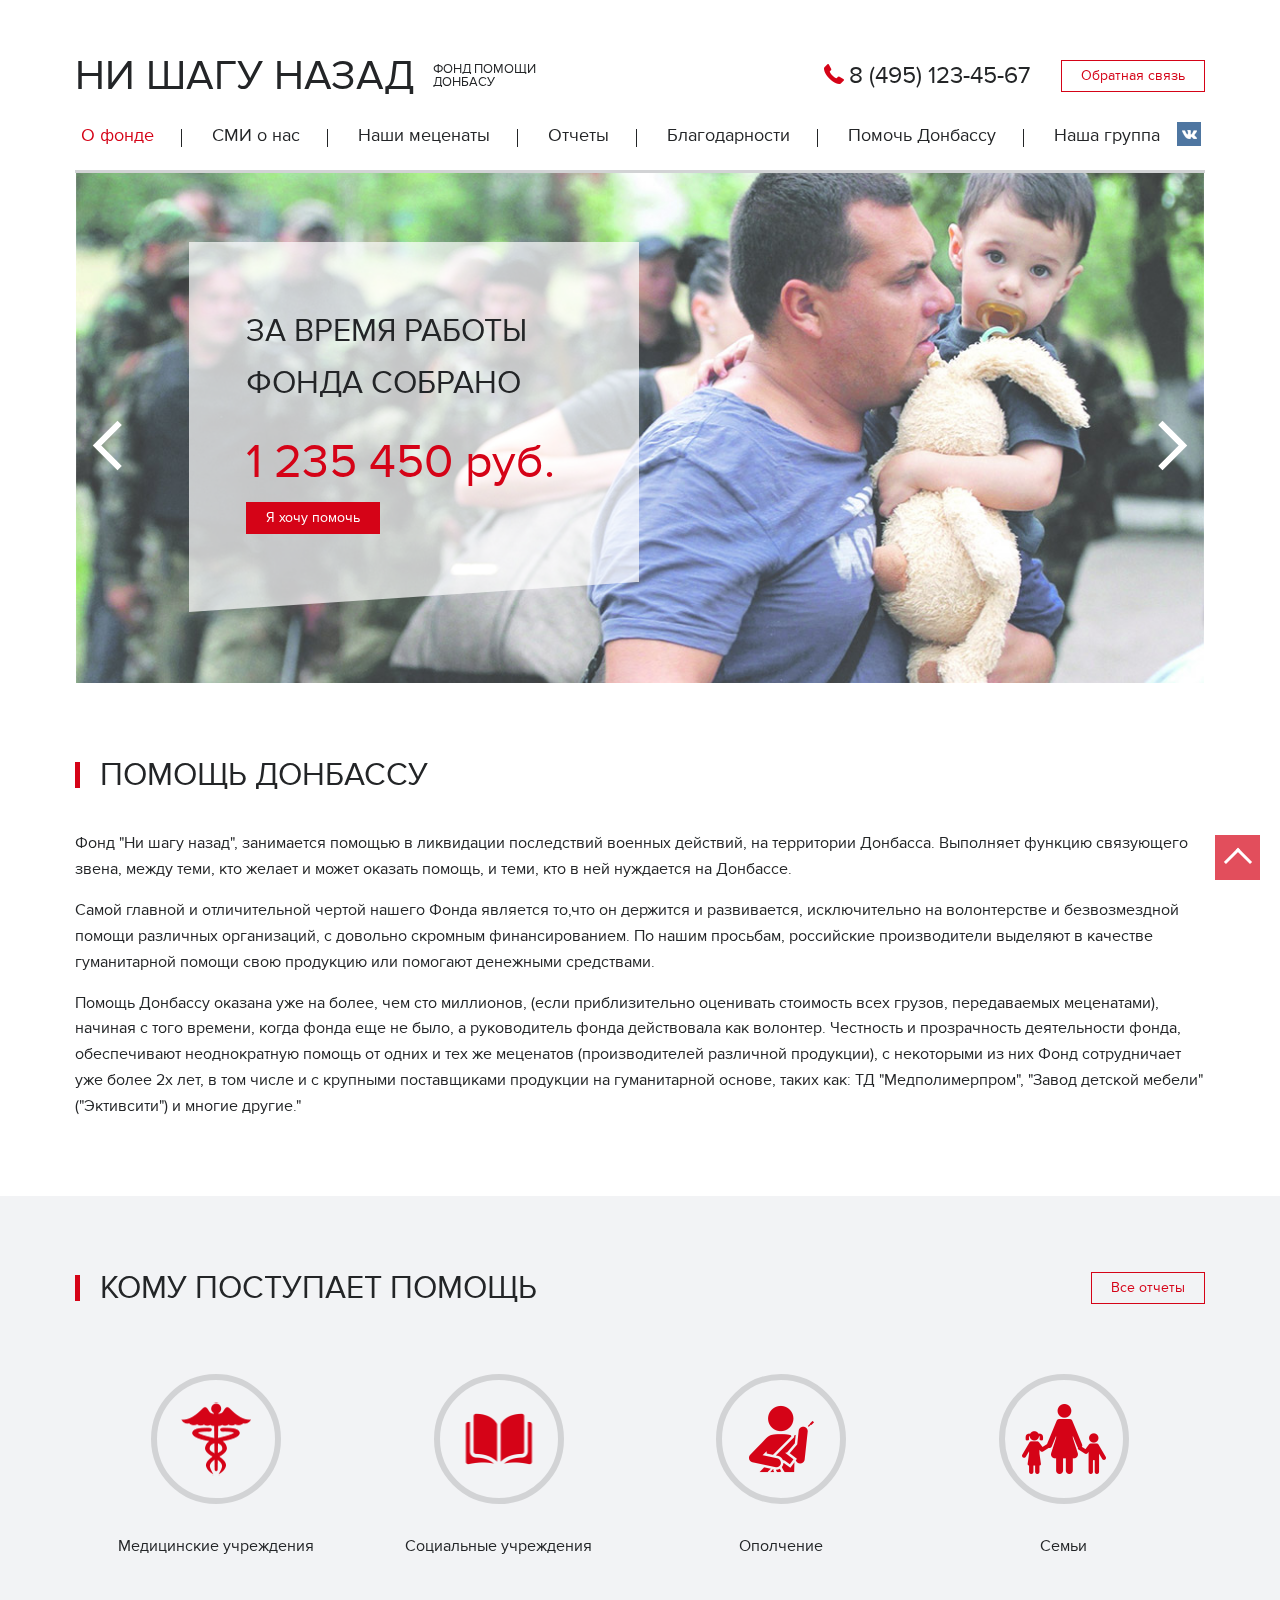
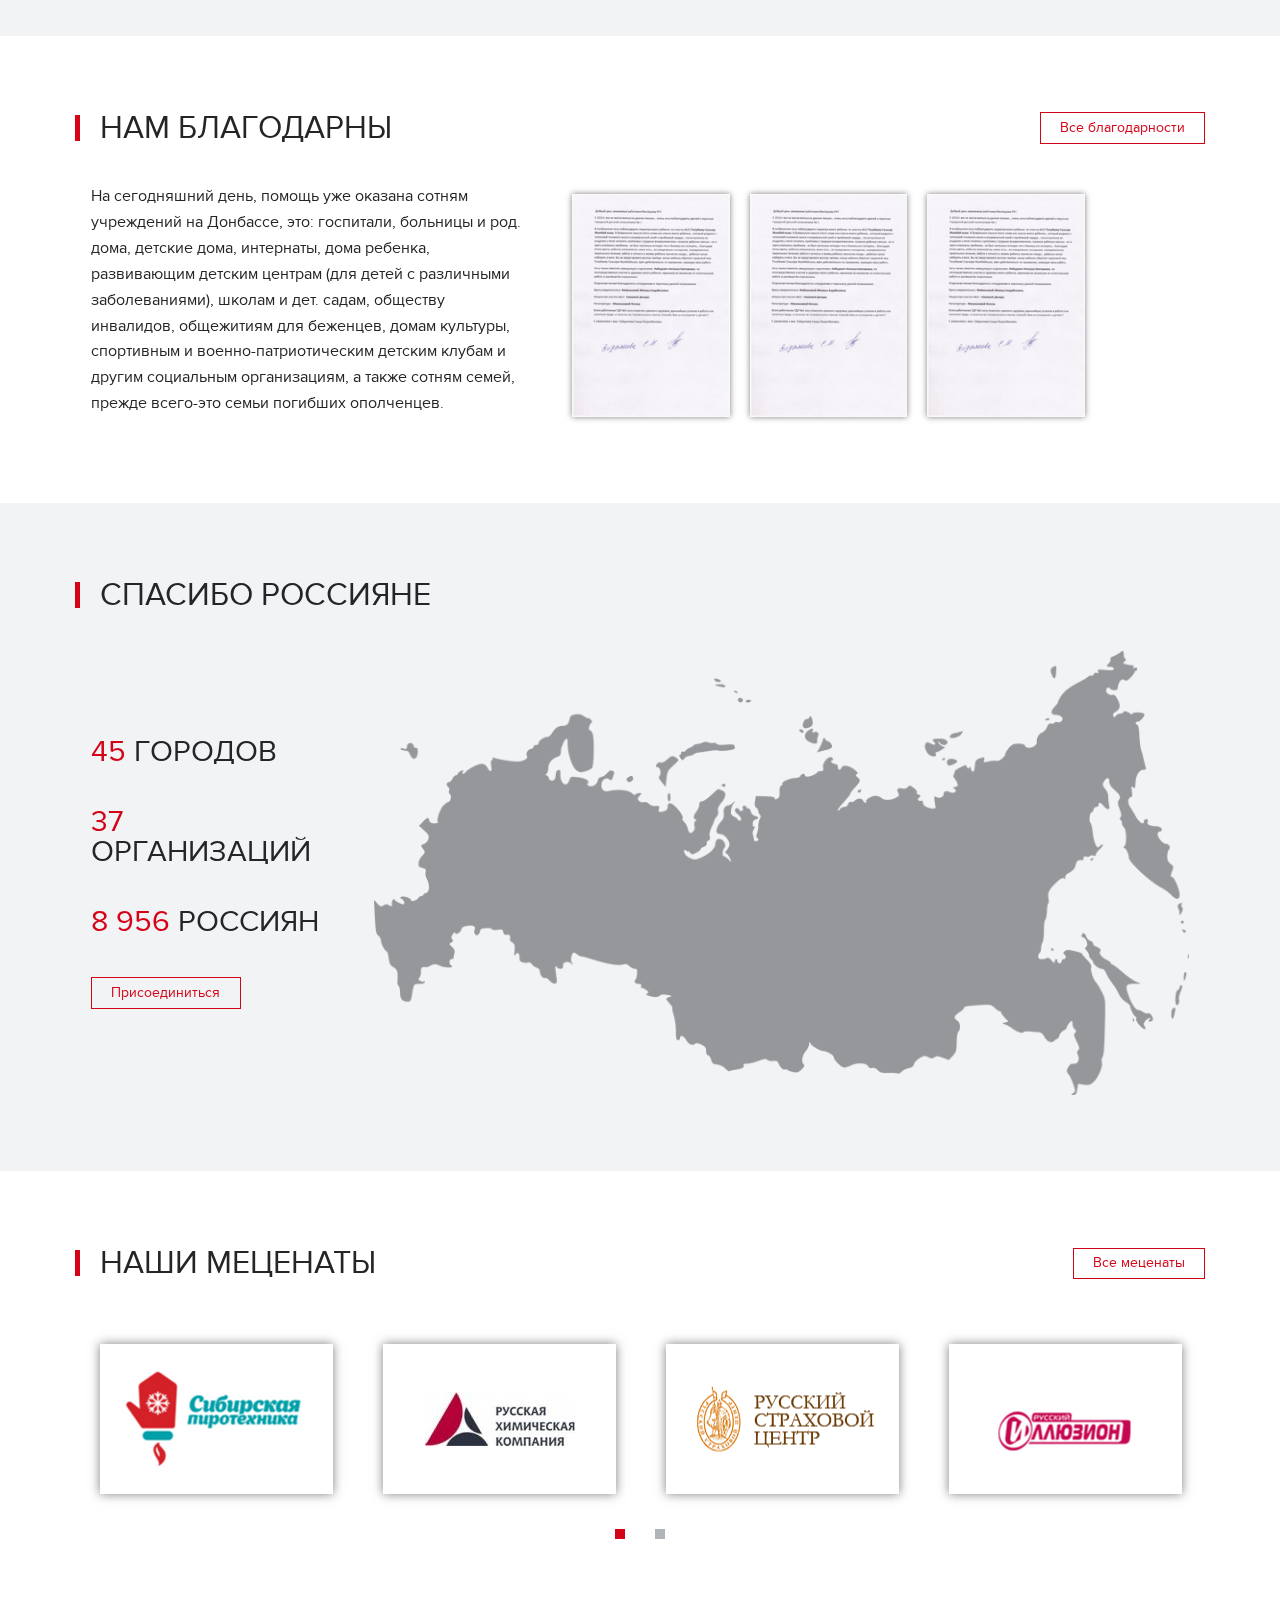
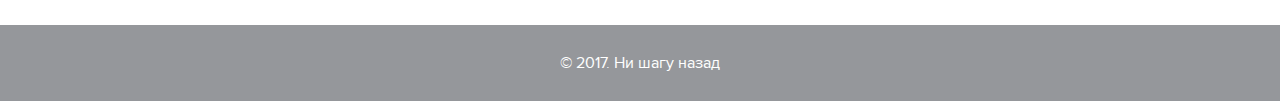
<file: index.html>
<!DOCTYPE html>     
 <html lang="ru">
 <head>
   <meta charset="UTF-8">
   <meta name="viewport" content="width=device-width">
   <meta name="robots" content="all">
   <meta property="og:title" content="" />
   <meta property="og:image" content="/img/logo.png" />
   <meta property="og:description" content="" />
   <meta name="description"  content="" />
   <meta name="keywords"  content="" />
 
 <link rel="apple-touch-icon" sizes="180x180" href="img/favicons/apple-touch-icon.png">
 <link rel="icon" type="image/png" href="img/favicons/favicon-32x32.png" sizes="32x32">
 <link rel="icon" type="image/png" href="img/favicons/favicon-16x16.png" sizes="16x16">
 <link rel="manifest" href="img/favicons/manifest.json">
 <link rel="mask-icon" href="img/favicons/safari-pinned-tab.svg" color="#5bbad5">
 <meta name="theme-color" content="#ffffff">
 
 
   <title>Ни шагу назад</title>

   <link rel="stylesheet" href="css/main.css">
   
 </head>
 
 <body>
 
 <!--[if lt IE 9]>
 <p class="browsehappy">Ваш браузер <strong>устарел</strong>. Пожалуйста<a href="
 http://browsehappy.com/">обновите</a>
 <![endif]-->
 
  <div class="wrapper" id="top">
    <header class="header">
      <div class="container"> 
        <div class="top-line">
          <div class="logo">
            <a href="/" class="logo__link">
              <h1 class="logo__title">Ни шагу назад</h1>
              <div class="logo__descr">Фонд помощи<br>Донбасу</div>
            </a>
          </div>
          <div class="callback">
            <a href="tel:+74951234567" class="callback__link">8 (495) 123-45-67</a>
            <a href="#recall" class="btn btn--clean recall">Обратная связь</a>
          </div>
        </div><!-- top-line -->
      
        <nav class="nav nav--inner">
          <button class="nav-toggle" type="button">Меню</button>
          <ul class="nav__list">
            <li class="nav__item">
              <a href="about.html" class="nav__link nav__link--active">О фонде</a>
            </li>
            <li class="nav__item">
              <a href="press.html" class="nav__link">СМИ о нас</a>
            </li>
            <li class="nav__item">
              <a href="maecenas.html" class="nav__link">Наши меценаты</a>
            </li>

            <li class="nav__item nav__item--trigger">
              <a href="reports.html" class="nav__link">Отчеты</a>

              <div class="dropdown">
                <ul class="nav__dropdown">
                  <li class="nav__dropdown-item">
                    <a href="#" class="nav__dropdown-link">Медицинские учреждения</a>
                  </li>
                  <li class="nav__dropdown-item">
                    <a href="#" class="nav__dropdown-link">Социальные учреждения</a>
                  </li>
                  <li class="nav__dropdown-item">
                    <a href="#" class="nav__dropdown-link">Ополчению</a>
                  </li>
                  <li class="nav__dropdown-item">
                    <a href="#" class="nav__dropdown-link">Семьям</a>
                  </li>
                  <li class="nav__dropdown-item">
                    <a href="#" class="nav__dropdown-link">Другим категориям</a>
                  </li>
                  <li class="nav__dropdown-item">
                    <a href="#" class="nav__dropdown-link">Акты передачи гум помощи</a>
                  </li>
                  <li class="nav__dropdown-item">
                    <a href="#" class="nav__dropdown-link">Отчет о фин поступлениях и тратах</a>
                  </li>
                </ul><!-- nav__dropdown -->
              </div>

            </li>

            <li class="nav__item">
              <a href="gratitude.html" class="nav__link">Благодарности</a>
            </li>
            <li class="nav__item nav__item--trigger">
              <a href="#" class="nav__link">Помочь Донбассу</a>

              <div class="dropdown">
                <ul class="nav__dropdown">
                  <li class="nav__dropdown-item">
                    <a href="#" class="nav__dropdown-link">Наши представительства</a>
                  </li>
                  <li class="nav__dropdown-item">
                    <a href="volunteer.html" class="nav__dropdown-link">Стать волонтером</a>
                  </li>
                  <li class="nav__dropdown-item">
                    <a href="requisites.html" class="nav__dropdown-link">Реквизиты</a>
                  </li>
                </ul><!-- nav__dropdown -->
              </div>

            </li>
            <li class="nav__item nav__item--vk">
              <a href="/" class="nav__link nav__link--vk">Наша группа</a>
            </li>
          </ul>
        </nav>

      </div><!-- /container -->  

    </header>

    <div class="slider">
      <h2 class="vhidden">Слайдер</h2>
      <div class="container">

        <div class="slider__list">

          <div class="slider__item slider__item--1">
            <div class="slider__info">
              <p class="slider__lead">За время работы фонда собрано</p>
              <p class="slider__text">1 235 450 руб.</p>
              <a href="/" class="btn btn--fill">Я хочу помочь</a>
            </div>
          </div>

          <div class="slider__item slider__item--2">
            <div class="slider__info">
              <p class="slider__lead">За время работы фонда собрано</p>
              <p class="slider__text">1 235 450 руб.</p>
              <a href="/" class="btn btn--fill">Я хочу помочь</a>
            </div>
          </div>

          <div class="slider__item slider__item--3">
            <div class="slider__info">
              <p class="slider__lead">За время работы фонда собрано</p>
              <p class="slider__text">1 235 450 руб.</p>
              <a href="/" class="btn btn--fill">Я хочу помочь</a>
            </div>
          </div>

          <div class="slider__item slider__item--3">
            <div class="slider__info">
              <p class="slider__lead">За время работы фонда собрано</p>
              <p class="slider__text">1 235 450 руб.</p>
              <a href="/" class="btn btn--fill">Я хочу помочь</a>
            </div>
          </div>

        </div>

      </div><!-- container -->

    </div><!-- END SLIDER -->

    <section class="lead">
      <div class="container">
        <h2 class="stn-title">Помощь донбассу</h2>
        <div class="page-text">
          <p>Фонд "Ни шагу назад", занимается помощью в ликвидации последствий военных действий, на территории Донбасса. Выполняет функцию связующего звена, между теми, кто желает и может оказать помощь, и теми, кто в ней нуждается на Донбассе.</p>
          <p>Самой главной и отличительной чертой нашего Фонда является то,что он держится и развивается, исключительно на волонтерстве и безвозмездной помощи различных организаций, с довольно скромным финансированием. По нашим просьбам, российские производители выделяют в качестве гуманитарной помощи свою продукцию или помогают денежными средствами.</p>
          <p>Помощь  Донбассу оказана уже на более, чем сто миллионов, (если приблизительно оценивать стоимость всех грузов, передаваемых меценатами), начиная с того времени, когда фонда еще не было, а руководитель фонда действовала как волонтер.  Честность и прозрачность деятельности фонда, обеспечивают неоднократную помощь от одних и тех же меценатов (производителей различной продукции), с некоторыми из них Фонд сотрудничает уже более 2х лет, в том числе и с крупными поставщиками продукции на гуманитарной основе, таких как: ТД "Медполимерпром", "Завод детской мебели" ("Эктивсити") и многие другие."</p>
        </div><!-- lead__text -->

      </div><!-- container -->

    </section>    <!-- /LEAD -->

    <section class="help">
      <div class="container">
        <div class="title-wrap">
          <h2 class="stn-title">Кому поступает помощь</h2>
          <a href="/" class="btn btn--clean">Все отчеты</a>
        </div><!-- title-wrap -->
        
        <div class="help__list">
          <div class="help__item">
            <div class="help__pic"><img src="img/icons/med.png" alt=""></div>
            <p>Медицинские учреждения</p>
          </div>
          <div class="help__item">
            <div class="help__pic"><img src="img/icons/soc.png" alt=""></div>
            <p>Социальные учреждения</p>
          </div>
          <div class="help__item">
            <div class="help__pic"><img src="img/icons/war.png" alt=""></div>
            <p>Ополчение</p>
          </div>
          <div class="help__item">
            <div class="help__pic"><img src="img/icons/fam.png" alt=""></div>
            <p>Семьи</p>
          </div>
        </div>

      </div><!-- container -->

    </section><!-- HELP -->

    <section class="gratitude">
      <div class="container">
        <div class="title-wrap">
          <h2 class="stn-title">Нам благодарны</h2>
          <a href="/" class="btn btn--clean">Все благодарности</a>
        </div><!-- title-wrap --> 
        
        <div class="row">
          <div class="col-5">
            <div class="page-text"><p>На сегодняшний день, помощь уже оказана сотням учреждений на Донбассе, это: госпитали, больницы и род. дома, детские дома, интернаты, дома ребенка, развивающим детским центрам (для детей с различными заболеваниями), школам и дет. садам, обществу инвалидов, общежитиям для беженцев, домам культуры, спортивным и военно-патриотическим детским клубам и другим социальным организациям, а также сотням семей, прежде всего-это семьи погибших ополченцев.</p></div>
           </div>
          <div class="col-6">
            <div class="gratitude__list">
              <div class="gratitude__item">
                <img src="img/content/doc1.jpg" alt="">
              </div>
              <div class="gratitude__item">
                <img src="img/content/doc1.jpg" alt="">
              </div>
              <div class="gratitude__item">
                <img src="img/content/doc1.jpg" alt="">
              </div>
            </div>
          </div>
        </div>

      </div><!-- container -->

    </section><!-- GRATITUDE -->
    
    <section class="thank">
      <div class="container">
        <h2 class="stn-title">Спасибо Россияне</h2>
        <div class="row">
          <div class="col-3">
            <ul class="thank__list">
              <li class="thank__item"><span class="accent">45</span> городов</li>
              <li class="thank__item"><span class="accent">37</span> организаций</li>
              <li class="thank__item"><span class="accent">8 956</span> россиян</li>
            </ul>
            <a href="/" class="btn btn--clean">Присоединиться</a>
          </div>

          <div class="col-9">
            <div id="map">
              <img src="img/map.png" alt="">
            </div>
          </div>
        </div>

      </div><!-- container -->

    </section><!-- THANK -->

    <section class="maecenas">
      <div class="container">
        <div class="title-wrap">
          <h2 class="stn-title">Наши меценаты</h2>
          <a href="/" class="btn btn--clean">Все меценаты</a>
        </div><!-- title-wrap --> 

        <div class="maecenas__list">
          <div class="maecenas__item">
            <img src="img/content/partners/part1.png" alt="">
          </div>
          <div class="maecenas__item">
             <img src="img/content/partners/part2.png" alt="">
          </div>
          <div class="maecenas__item">
            <img src="img/content/partners/part3.png" alt="">
          </div>
          <div class="maecenas__item">
            <img src="img/content/partners/part4.png" alt="">
          </div>
          <div class="maecenas__item">
            <img src="img/content/partners/part1.png" alt="">
          </div>
          <div class="maecenas__item">
            <img src="img/content/partners/part2.png" alt="">
          </div>
          <div class="maecenas__item">
            <img src="img/content/partners/part3.png" alt="">
          </div>
          <div class="maecenas__item">
            <img src="img/content/partners/part4.png" alt="">
          </div>
        </div><!-- maecenas__list -->

      </div><!-- container -->

    </section><!-- MAECENAS -->

   </div><!-- /WRAPPER -->

   <footer class="footer">
     <div class="container">
       <div class="copyright">© 2017. Ни шагу назад</div>
     </div>
   </footer>

  <div class="callback-form">
    <form action="POST" id="recall" name="form-calback" class="form form-callback">
      <h3 class="form__title">Обратная связь</h3>
      <div class="form__text"><p>Наш консультант свяжется по e-mail или перезвонит Вам по телефону в течение одного - двух дней</p></div>
        <input type="text" id="name-callback" name="name-callback" class="form__input" placeholder="Ф.И.О." required>
        <input type="email" id="mail-callback" name="mail-callback" class="form__input" placeholder="Email">
        <input type="tel" data-input-mask="phone" id="tel-callback" name="phon" class="form__input" placeholder="Телефон" required>
      <button type="submit" class="btn btn--clean">Отправить</button> 
  </form>
  </div>
  
<a href="#top" class="to-top-btn" data-target="anchor">Наверх!</a>
 <script src="https://ajax.googleapis.com/ajax/libs/jquery/2.2.4/jquery.min.js"></script>
 <script src="js/main-dist.js"></script>
 </body>
 </html>
</file>
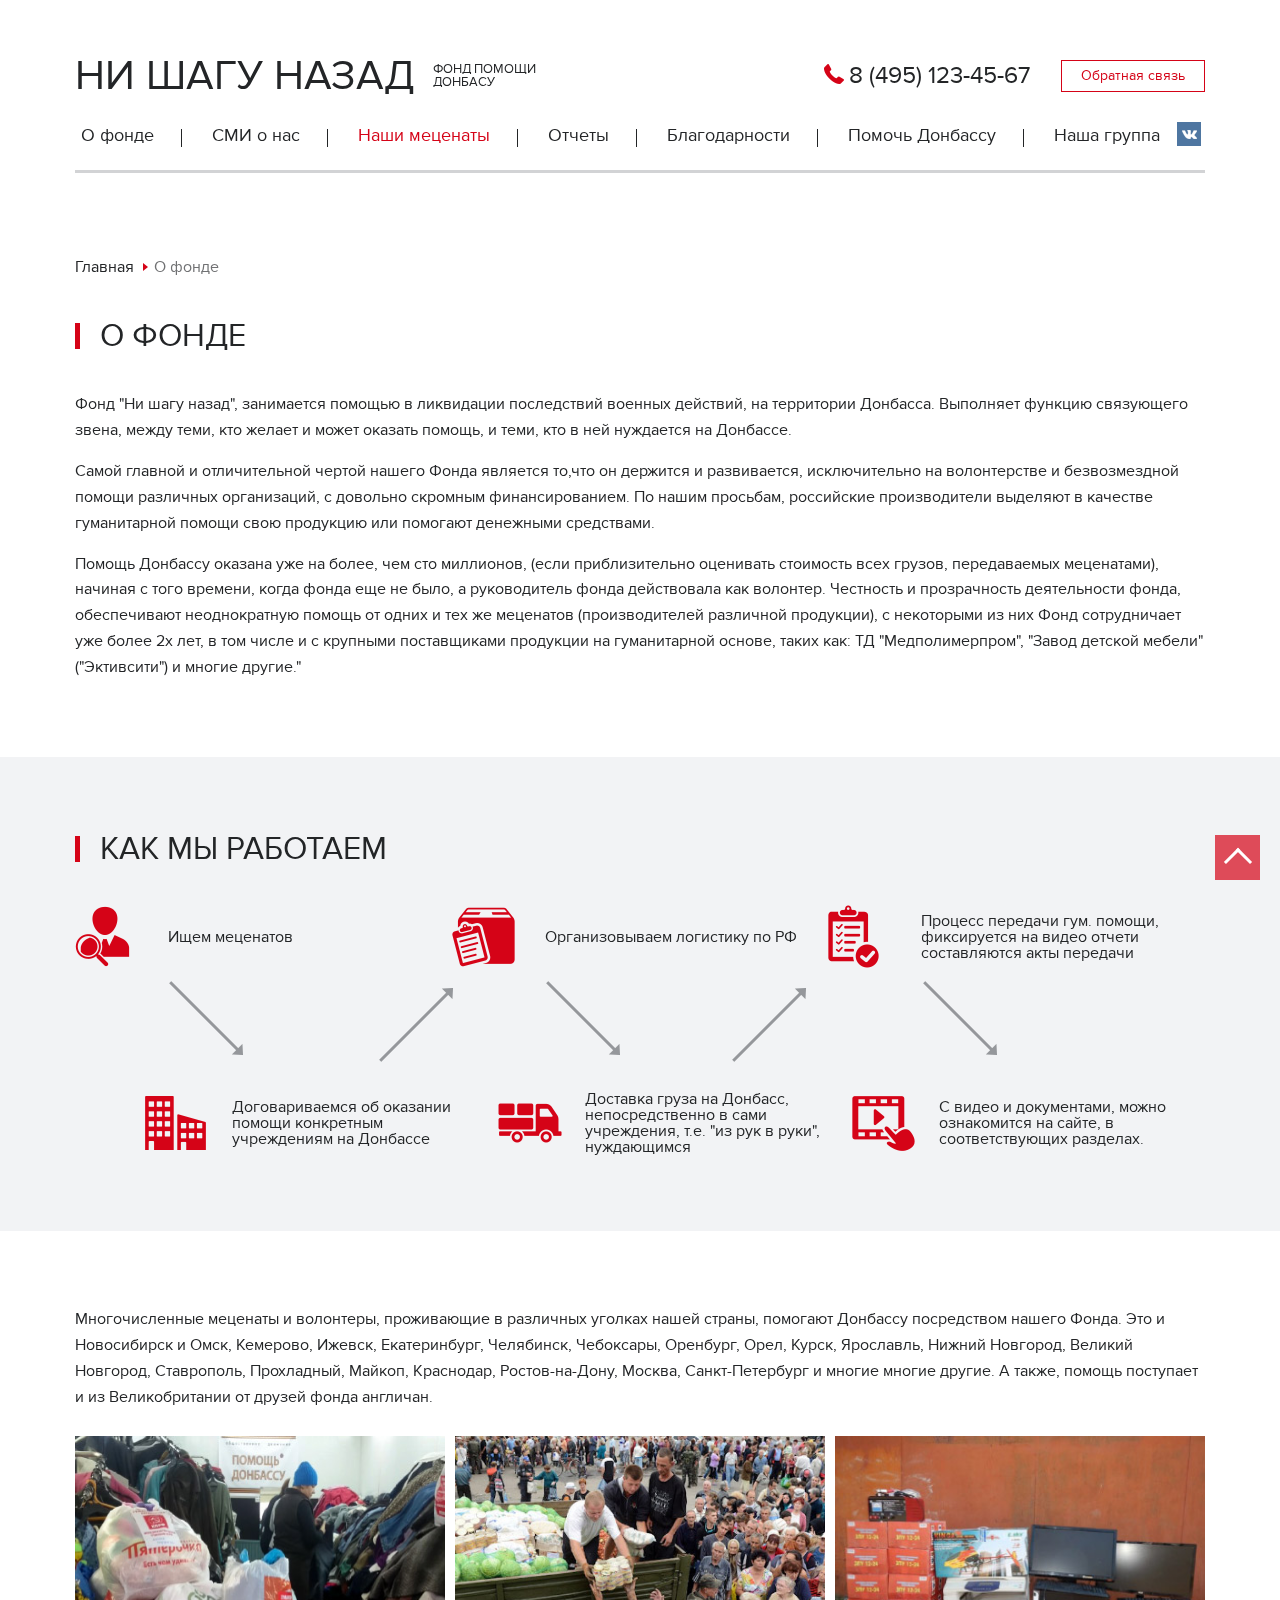
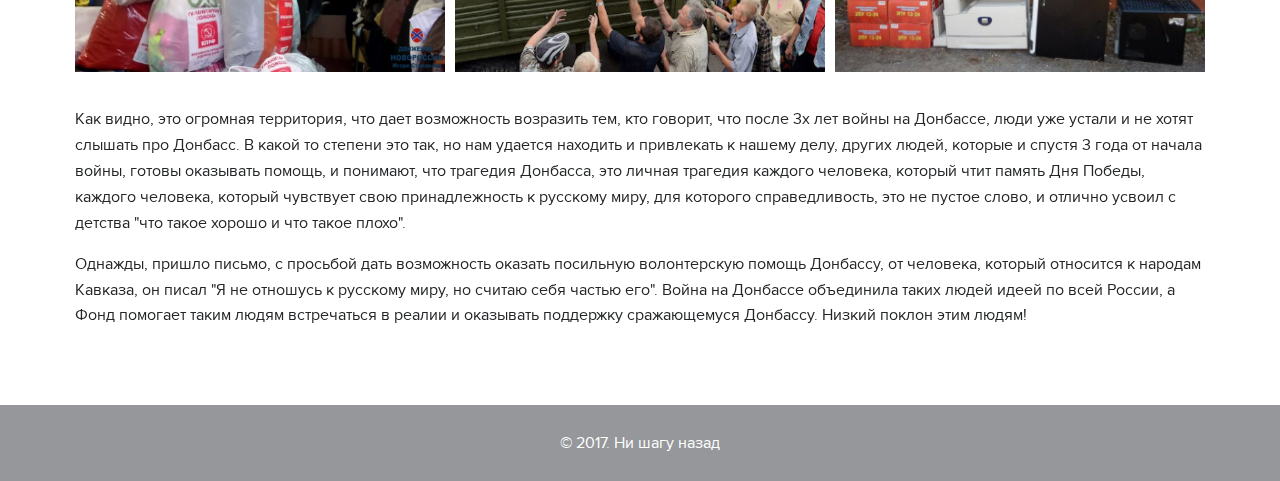
<file: about.html>
<!DOCTYPE html>     
 <html lang="ru">
 <head>
   <meta charset="UTF-8">
   <meta name="viewport" content="width=device-width">
   <meta name="robots" content="all">
   <meta property="og:title" content="" />
   <meta property="og:image" content="/img/logo.png" />
   <meta property="og:description" content="" />
   <meta name="description"  content="" />
   <meta name="keywords"  content="" />
 
 <link rel="apple-touch-icon" sizes="180x180" href="img/favicons/apple-touch-icon.png">
 <link rel="icon" type="image/png" href="img/favicons/favicon-32x32.png" sizes="32x32">
 <link rel="icon" type="image/png" href="img/favicons/favicon-16x16.png" sizes="16x16">
 <link rel="manifest" href="img/favicons/manifest.json">
 <link rel="mask-icon" href="img/favicons/safari-pinned-tab.svg" color="#5bbad5">
 <meta name="theme-color" content="#ffffff">
 
 
   <title>Ни шагу назад</title>

   <link rel="stylesheet" href="css/main.css">
   
 </head>
 
 <body>
 
 <!--[if lt IE 9]>
 <p class="browsehappy">Ваш браузер <strong>устарел</strong>. Пожалуйста<a href="
 http://browsehappy.com/">обновите</a>
 <![endif]-->
 
  <div class="wrapper" id="top">
    <header class="header">
      <div class="container"> 
        <div class="top-line">
          <div class="logo">
            <a href="/" class="logo__link">
              <h1 class="logo__title">Ни шагу назад</h1>
              <div class="logo__descr">Фонд помощи<br>Донбасу</div>
            </a>
          </div>
          <div class="callback">
            <a href="tel:+74951234567" class="callback__link">8 (495) 123-45-67</a>
            <a href="#recall" class="btn btn--clean recall">Обратная связь</a>
          </div>
        </div><!-- top-line -->
      
        <nav class="nav nav--inner">
          <button class="nav-toggle" type="button">Меню</button>
          <ul class="nav__list">
            <li class="nav__item">
              <a href="about.html" class="nav__link">О фонде</a>
            </li>
            <li class="nav__item">
              <a href="press.html" class="nav__link">СМИ о нас</a>
            </li>
            <li class="nav__item">
              <a class="nav__link nav__link--active">Наши меценаты</a>
            </li>

            <li class="nav__item nav__item--trigger">
              <a href="reports.html" class="nav__link">Отчеты</a>

              <div class="dropdown">
                <ul class="nav__dropdown">
                  <li class="nav__dropdown-item">
                    <a href="#" class="nav__dropdown-link">Медицинские учреждения</a>
                  </li>
                  <li class="nav__dropdown-item">
                    <a href="#" class="nav__dropdown-link">Социальные учреждения</a>
                  </li>
                  <li class="nav__dropdown-item">
                    <a href="#" class="nav__dropdown-link">Ополчению</a>
                  </li>
                  <li class="nav__dropdown-item">
                    <a href="#" class="nav__dropdown-link">Семьям</a>
                  </li>
                  <li class="nav__dropdown-item">
                    <a href="#" class="nav__dropdown-link">Другим категориям</a>
                  </li>
                  <li class="nav__dropdown-item">
                    <a href="#" class="nav__dropdown-link">Акты передачи гум помощи</a>
                  </li>
                  <li class="nav__dropdown-item">
                    <a href="#" class="nav__dropdown-link">Отчет о фин поступлениях и тратах</a>
                  </li>
                </ul><!-- nav__dropdown -->
              </div>

            </li>

            <li class="nav__item">
              <a href="gratitude.html" class="nav__link">Благодарности</a>
            </li>
            <li class="nav__item nav__item--trigger">
              <a href="#" class="nav__link">Помочь Донбассу</a>

              <div class="dropdown">
                <ul class="nav__dropdown">
                  <li class="nav__dropdown-item">
                    <a href="#" class="nav__dropdown-link">Наши представительства</a>
                  </li>
                  <li class="nav__dropdown-item">
                    <a href="volunteer.html" class="nav__dropdown-link">Стать волонтером</a>
                  </li>
                  <li class="nav__dropdown-item">
                    <a href="requisites.html" class="nav__dropdown-link">Реквизиты</a>
                  </li>
                </ul><!-- nav__dropdown -->
              </div>

            </li>
            <li class="nav__item nav__item--vk">
              <a href="/" class="nav__link nav__link--vk">Наша группа</a>
            </li>
          </ul>
        </nav>

      </div><!-- /container -->  

    </header>
    
      <section class="about__descr">
        <div class="container">
        
          <ul class="bredcrambs__list">
            <li class="bredcrambs__item">
              <a href="index.html" class="bredcrambs__link">Главная</a>
            </li>       
            <li class="bredcrambs__item bredcrambs__item--active">О фонде</li>
          </ul>
        
          <h2 class="stn-title">О фонде</h2>
          <div class="page-text">
            <p>Фонд "Ни шагу назад", занимается помощью в ликвидации последствий военных действий, на территории Донбасса. Выполняет функцию связующего звена, между теми, кто желает и может оказать помощь, и теми, кто в ней нуждается на Донбассе.</p>
            <p>Самой главной и отличительной чертой нашего Фонда является то,что он держится и развивается, исключительно на волонтерстве и безвозмездной помощи различных организаций, с довольно скромным финансированием. По нашим просьбам, российские производители выделяют в качестве гуманитарной помощи свою продукцию или помогают денежными средствами.</p>
            <p>Помощь  Донбассу оказана уже на более, чем сто миллионов, (если приблизительно оценивать стоимость всех грузов, передаваемых меценатами), начиная с того времени, когда фонда еще не было, а руководитель фонда действовала как волонтер.  Честность и прозрачность деятельности фонда, обеспечивают неоднократную помощь от одних и тех же меценатов (производителей различной продукции), с некоторыми из них Фонд сотрудничает уже более 2х лет, в том числе и с крупными поставщиками продукции на гуманитарной основе, таких как: ТД "Медполимерпром", "Завод детской мебели" ("Эктивсити") и многие другие."</p>
          </div>
        </div><!-- CONTAINER -->
      </section>

      <section class="about__workflow">
        <div class="container">
          <h2 class="stn-title">Как мы работаем</h2>

          <div class="about__workflow-list">
            <div class="about__workflow-item">
              <div class="about__workflow-pic"><img src="img/icons/Forma1-0.png" alt=""></div>
              <div class="about__workflow-text">Ищем меценатов</div>
            </div>

            <div class="about__workflow-item">
              <div class="about__workflow-pic"><img src="img/icons/Forma1-2.png" alt=""></div>
              <div class="about__workflow-text">Оpганизовываем логистику по РФ</div>
            </div>

            <div class="about__workflow-item">
              <div class="about__workflow-pic"><img src="img/icons/Forma1-4.png" alt=""></div>
              <div class="about__workflow-text">Процесс передачи гум. помощи, фиксируется на видео отчети составляются акты передачи</div>
            </div>

            <div class="about__workflow-item">
              <div class="about__workflow-pic"><img src="img/icons/Forma1-1.png" alt=""></div>
              <div class="about__workflow-text">Договариваемся об оказании помощи конкретным учреждениям на Донбассе</div>
            </div>

            <div class="about__workflow-item">
              <div class="about__workflow-pic"><img src="img/icons/Forma1-3.png" alt=""></div>
              <div class="about__workflow-text">Доставка груза на Донбасс, непосредственно в сами учреждения, т.е. "из рук в руки", нуждающимся</div>
            </div>

            <div class="about__workflow-item">
              <div class="about__workflow-pic"><img src="img/icons/Forma1-5.png" alt=""></div>
              <div class="about__workflow-text">С видео и документами, можно ознакомится на сайте, в соответствующих разделах.</div>
            </div>
            
          </div>
        </div>
      </section>

      <section class="about__story">
        <div class="container">
          <div class="page-text">
            <p>Многочисленные меценаты и волонтеры, проживающие в различных уголках нашей страны, помогают Донбассу посредством нашего Фонда. Это и Новосибирск и Омск, Кемерово, Ижевск, Екатеринбург, Челябинск, Чебоксары, Оренбург, Орел, Курск, Ярославль, Нижний Новгород, Великий Новгород,  Ставрополь, Прохладный, Майкоп, Краснодар, Ростов-на-Дону, Москва, Санкт-Петербург и многие многие другие.  А также, помощь поступает и из Великобритании от  друзей фонда англичан. </p>
          </div>
          <div class="about__gallery">
            <div class="galery__item"><img src="img/content/content2.jpg" alt=""></div>
            <div class="galery__item"><img src="img/content/content3.jpg" alt=""></div>
            <div class="galery__item"><img src="img/content/content4.jpg" alt=""></div>
          </div>
        <div class="page-text">
          <p>Как видно, это огромная территория, что дает возможность возразить тем, кто говорит, что после 3х лет войны на Донбассе, люди уже устали и не хотят слышать про Донбасс. В какой то степени это так, но нам удается находить и привлекать к нашему делу, других людей, которые и спустя 3 года от начала войны, готовы оказывать помощь, и понимают, что трагедия Донбасса, это личная трагедия каждого человека, который чтит память Дня Победы, каждого человека, который чувствует свою принадлежность к русскому миру, для которого справедливость, это не пустое слово, и отлично усвоил с детства "что такое хорошо и что такое плохо". </p>
          <p>Однажды, пришло письмо, с просьбой дать возможность оказать посильную волонтерскую помощь Донбассу, от человека, который относится к народам Кавказа, он писал "Я не отношусь к русскому миру, но считаю себя частью его". Война на Донбассе объединила таких людей идеей по всей России, а Фонд помогает таким людям встречаться в реалии и оказывать поддержку сражающемуся Донбассу. Низкий поклон этим людям!</p>
        </div>
        </div>
      </section>

   </div><!-- /WRAPPER -->

   <footer class="footer">
     <div class="container">
       <div class="copyright">© 2017. Ни шагу назад</div>
     </div>
   </footer>

  <div class="callback-form">
    <form action="POST" id="recall" name="form-calback" class="form form-callback">
      <h3 class="form__title">Обратная связь</h3>
      <div class="form__text"><p>Наш консультант свяжется по e-mail или перезвонит Вам по телефону в течение одного - двух дней</p></div>
        <input type="text" id="name-callback" name="name-callback" class="form__input" placeholder="Ф.И.О." required>
        <input type="email" id="mail-callback" name="mail-callback" class="form__input" placeholder="Email">
        <input type="tel" data-input-mask="phone" id="tel-callback" name="phon" class="form__input" placeholder="Телефон" required>
      <button type="submit" class="btn btn--clean">Отправить</button> 
    </form>
  </div>

  <a href="#top" class="to-top-btn" data-target="anchor">Наверх!</a>
   <script src="https://ajax.googleapis.com/ajax/libs/jquery/2.2.4/jquery.min.js"></script>
  <script src="js/main-dist.js"></script>
 </body>
 </html>
</file>
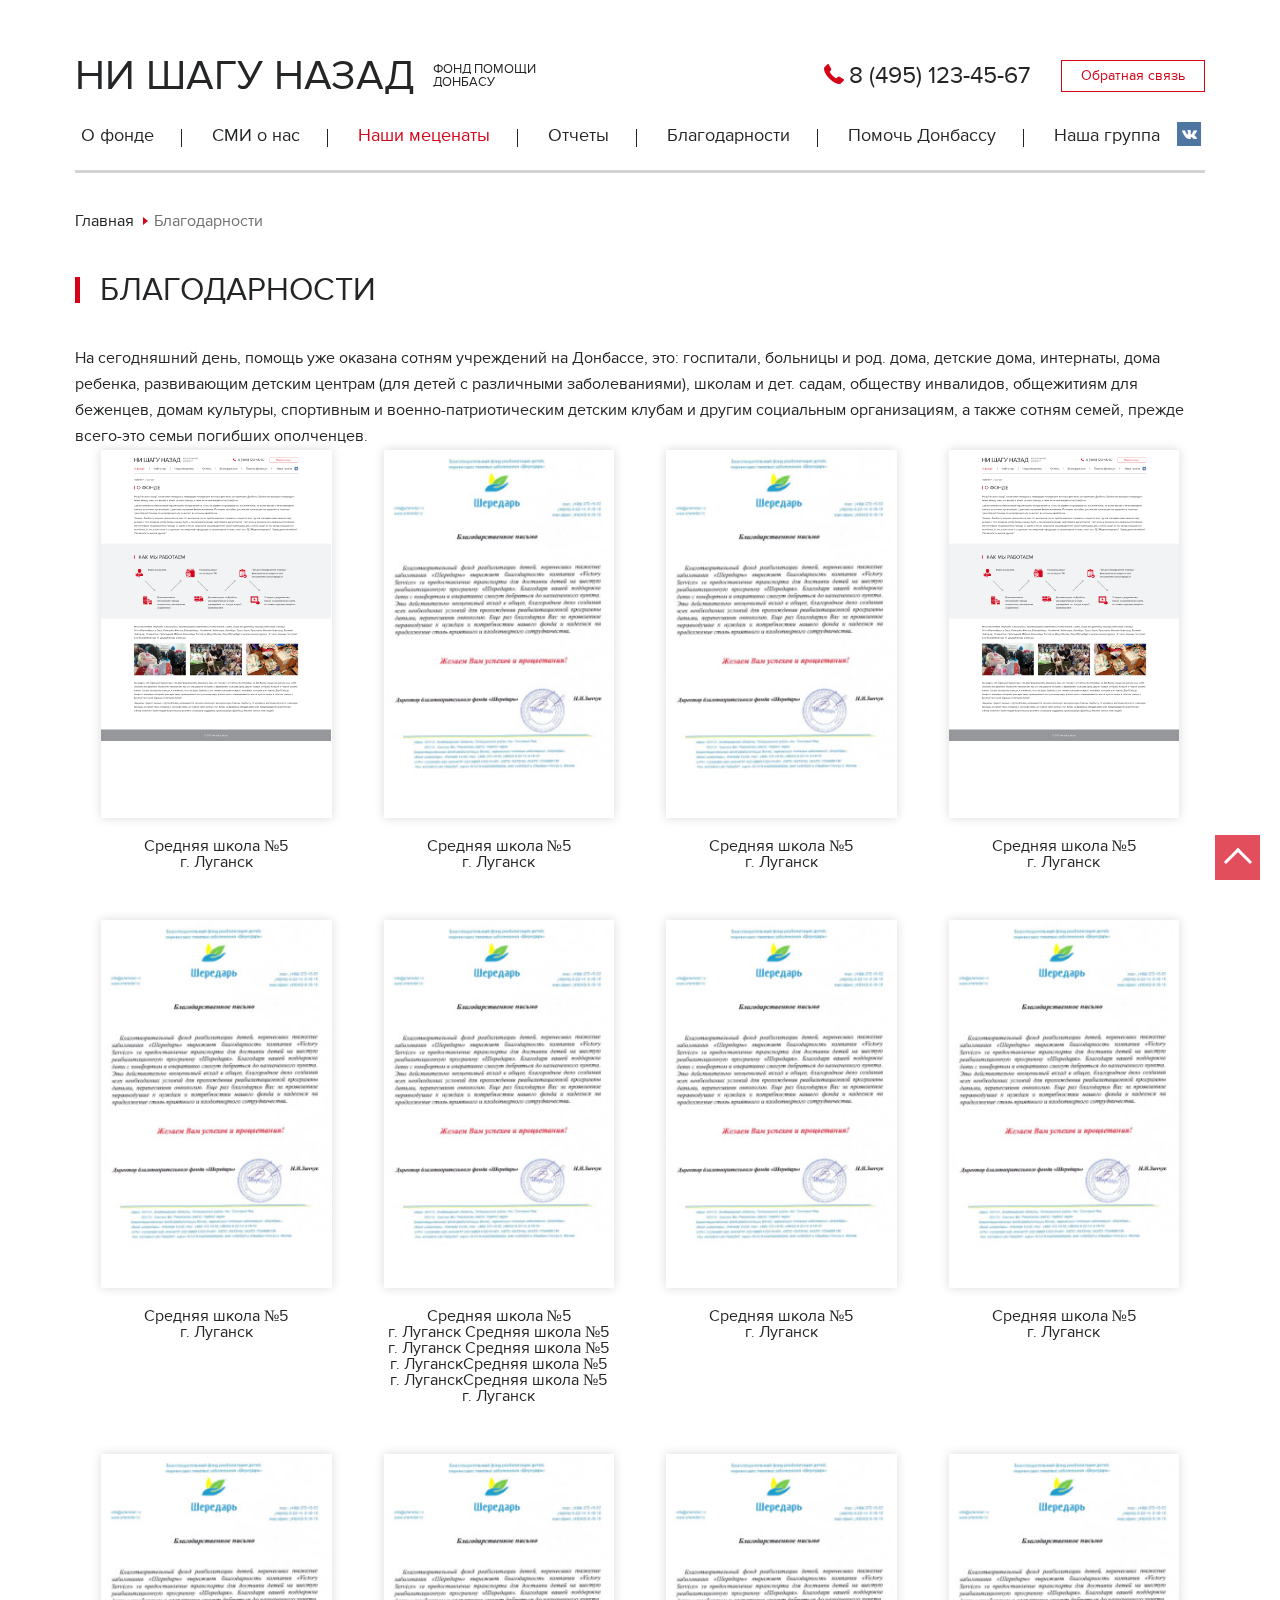
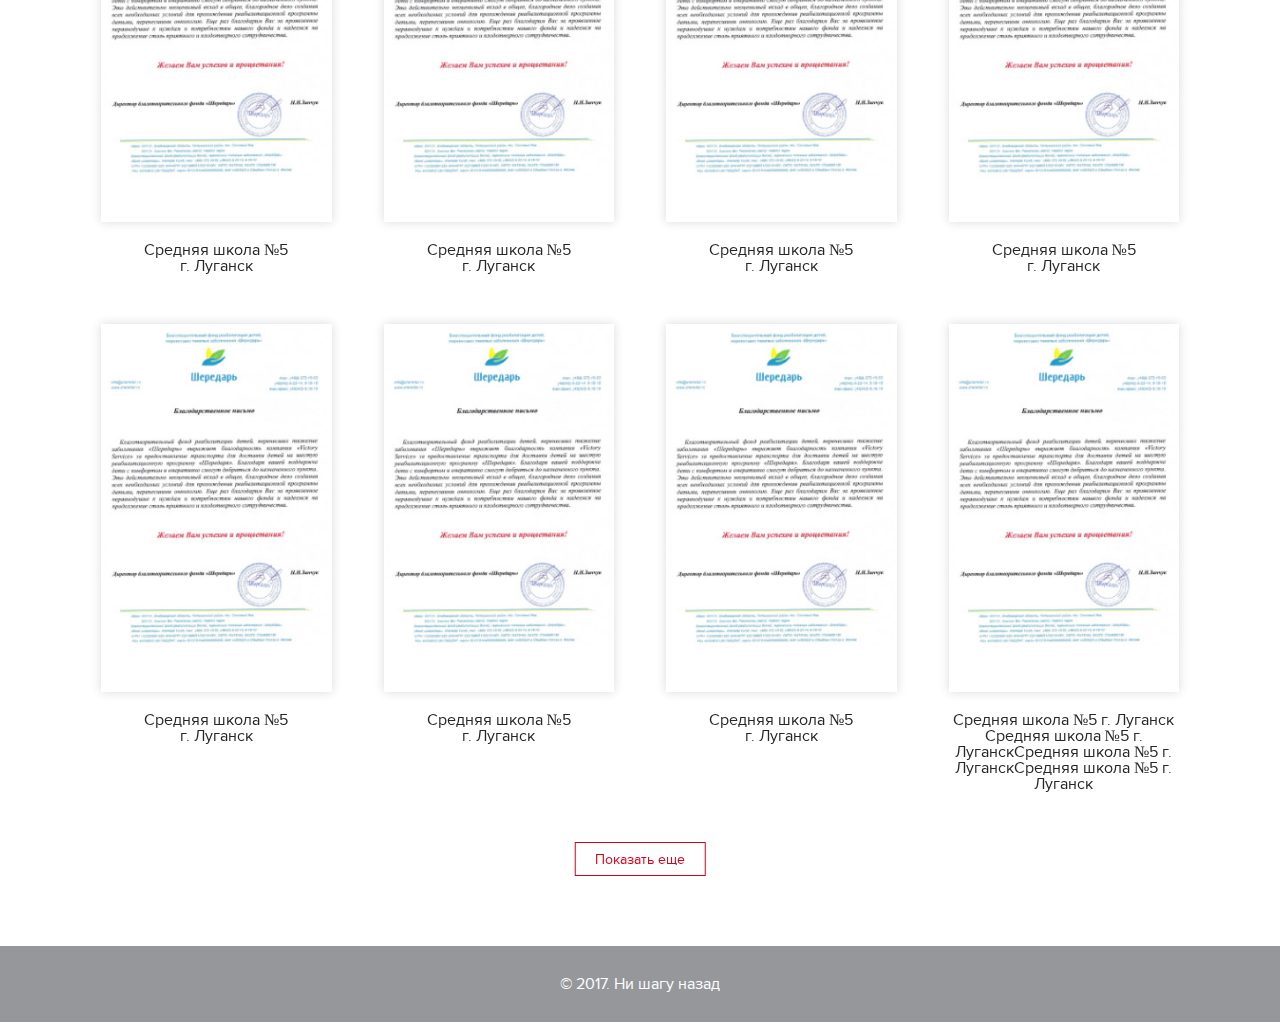
<file: gratitude.html>
<!DOCTYPE html>     
 <html lang="ru">
 <head>
   <meta charset="UTF-8">
   <meta name="viewport" content="width=device-width">
   <meta name="robots" content="all">
   <meta property="og:title" content="" />
   <meta property="og:image" content="/img/logo.png" />
   <meta property="og:description" content="" />
   <meta name="description"  content="" />
   <meta name="keywords"  content="" />
 
 <link rel="apple-touch-icon" sizes="180x180" href="img/favicons/apple-touch-icon.png">
 <link rel="icon" type="image/png" href="img/favicons/favicon-32x32.png" sizes="32x32">
 <link rel="icon" type="image/png" href="img/favicons/favicon-16x16.png" sizes="16x16">
 <link rel="manifest" href="img/favicons/manifest.json">
 <link rel="mask-icon" href="img/favicons/safari-pinned-tab.svg" color="#5bbad5">
 <meta name="theme-color" content="#ffffff">
 
 
   <title>Ни шагу назад</title>

   <link rel="stylesheet" href="css/main.css">
   
 </head>
 
 <body>
 
 <!--[if lt IE 9]>
 <p class="browsehappy">Ваш браузер <strong>устарел</strong>. Пожалуйста<a href="
 http://browsehappy.com/">обновите</a>
 <![endif]-->
 
  <div class="wrapper" id="top">
    <header class="header">
      <div class="container"> 
        <div class="top-line">
          <div class="logo">
            <a href="/" class="logo__link">
              <h1 class="logo__title">Ни шагу назад</h1>
              <div class="logo__descr">Фонд помощи<br>Донбасу</div>
            </a>
          </div>
          <div class="callback">
            <a href="tel:+74951234567" class="callback__link">8 (495) 123-45-67</a>
            <a href="#recall" class="btn btn--clean recall">Обратная связь</a>
          </div>
        </div><!-- top-line -->
      
        <nav class="nav nav--inner">
          <button class="nav-toggle" type="button">Меню</button>
          <ul class="nav__list">
            <li class="nav__item">
              <a href="about.html" class="nav__link">О фонде</a>
            </li>
            <li class="nav__item">
              <a href="press.html" class="nav__link">СМИ о нас</a>
            </li>
            <li class="nav__item">
              <a class="nav__link nav__link--active">Наши меценаты</a>
            </li>

            <li class="nav__item nav__item--trigger">
              <a href="reports.html" class="nav__link">Отчеты</a>

              <div class="dropdown">
                <ul class="nav__dropdown">
                  <li class="nav__dropdown-item">
                    <a href="#" class="nav__dropdown-link">Медицинские учреждения</a>
                  </li>
                  <li class="nav__dropdown-item">
                    <a href="#" class="nav__dropdown-link">Социальные учреждения</a>
                  </li>
                  <li class="nav__dropdown-item">
                    <a href="#" class="nav__dropdown-link">Ополчению</a>
                  </li>
                  <li class="nav__dropdown-item">
                    <a href="#" class="nav__dropdown-link">Семьям</a>
                  </li>
                  <li class="nav__dropdown-item">
                    <a href="#" class="nav__dropdown-link">Другим категориям</a>
                  </li>
                  <li class="nav__dropdown-item">
                    <a href="#" class="nav__dropdown-link">Акты передачи гум помощи</a>
                  </li>
                  <li class="nav__dropdown-item">
                    <a href="#" class="nav__dropdown-link">Отчет о фин поступлениях и тратах</a>
                  </li>
                </ul><!-- nav__dropdown -->
              </div>

            </li>

            <li class="nav__item">
              <a href="gratitude.html" class="nav__link">Благодарности</a>
            </li>
            <li class="nav__item nav__item--trigger">
              <a href="#" class="nav__link">Помочь Донбассу</a>

              <div class="dropdown">
                <ul class="nav__dropdown">
                  <li class="nav__dropdown-item">
                    <a href="#" class="nav__dropdown-link">Наши представительства</a>
                  </li>
                  <li class="nav__dropdown-item">
                    <a href="volunteer.html" class="nav__dropdown-link">Стать волонтером</a>
                  </li>
                  <li class="nav__dropdown-item">
                    <a href="requisites.html" class="nav__dropdown-link">Реквизиты</a>
                  </li>
                </ul><!-- nav__dropdown -->
              </div>

            </li>
            <li class="nav__item nav__item--vk">
              <a href="/" class="nav__link nav__link--vk">Наша группа</a>
            </li>
          </ul>
        </nav>

      </div><!-- /container -->  

    </header>
    
    <main class="main gratitude-page">
      <div class="container">

        <ul class="bredcrambs__list">
          <li class="bredcrambs__item">
            <a href="index.html" class="bredcrambs__link">Главная</a>
          </li>
          <li class="bredcrambs__item bredcrambs__item--active">Благодарности</li>
        </ul>

        <h2 class="stn-title">Благодарности</h2>

        <div class="page-text">
          <p>На сегодняшний день, помощь уже оказана сотням учреждений на Донбассе, это: госпитали, больницы и род. дома, детские дома, интернаты, дома ребенка, развивающим детским центрам (для детей с различными заболеваниями), школам и дет. садам, обществу инвалидов, общежитиям для беженцев, домам культуры, спортивным и военно-патриотическим детским клубам и другим социальным организациям, а также сотням семей, прежде всего-это семьи погибших ополченцев.</p>
        </div>

        <div class="gratitude-page__list">
          <div class="row">
            <div class="col-3">
              <a class="gratitude-page__item" href="img/content/2.png">
                <div class="gratitude-page__pic"><img src="img/content/2.png" alt=""></div>
                <div class="gratitude-page__benefactor">Средняя школа №5 <br>г. Луганск</div>
              </a>
            </div>          
            <div class="col-3">
              <a class="gratitude-page__item" href="img/content/gratitude.jpg">
                <div class="gratitude-page__pic"><img src="img/content/gratitude.jpg" alt=""></div>
                <div class="gratitude-page__benefactor">Средняя школа №5 <br>г. Луганск</div>
              </a>
            </div>
            <div class="col-3">
              <a class="gratitude-page__item" href="img/content/gratitude.jpg">
                <div class="gratitude-page__pic"><img src="img/content/gratitude.jpg" alt=""></div>
                <div class="gratitude-page__benefactor">Средняя школа №5 <br>г. Луганск</div>
              </a>
            </div>
            <div class="col-3">
              <a class="gratitude-page__item" href="img/content/2.png">
                <div class="gratitude-page__pic"><img src="img/content/2.png" alt=""></div>
                <div class="gratitude-page__benefactor">Средняя школа №5 <br>г. Луганск </div>
              </a>
            </div>
            <div class="col-3">
              <a class="gratitude-page__item" href="img/content/gratitude.jpg">
                <div class="gratitude-page__pic"><img src="img/content/gratitude.jpg" alt=""></div>
                <div class="gratitude-page__benefactor">Средняя школа №5 <br>г. Луганск</div>
              </a>
            </div>

            <div class="col-3">
              <a class="gratitude-page__item" href="img/content/gratitude.jpg">
                <div class="gratitude-page__pic"><img src="img/content/gratitude.jpg" alt=""></div>
                <div class="gratitude-page__benefactor">Средняя школа №5 <br>г. Луганск Средняя школа №5 г. Луганск Средняя школа №5 г. ЛуганскСредняя школа №5 г. ЛуганскСредняя школа №5 г. Луганск</div>
              </a>
            </div>
            <div class="col-3">
              <a class="gratitude-page__item" href="img/content/gratitude.jpg">
                <div class="gratitude-page__pic"><img src="img/content/gratitude.jpg" alt=""></div>
                <div class="gratitude-page__benefactor">Средняя школа №5 <br>г. Луганск</div>
              </a>
            </div>
            <div class="col-3">
              <a class="gratitude-page__item" href="img/content/gratitude.jpg">
                <div class="gratitude-page__pic"><img src="img/content/gratitude.jpg" alt=""></div>
                <div class="gratitude-page__benefactor">Средняя школа №5 <br>г. Луганск</div>
              </a>
            </div>

            <div class="col-3">
              <a class="gratitude-page__item" href="img/content/gratitude.jpg">
                <div class="gratitude-page__pic"><img src="img/content/gratitude.jpg" alt=""></div>
                <div class="gratitude-page__benefactor">Средняя школа №5 <br>г. Луганск</div>
              </a>
            </div>
            <div class="col-3">
              <a class="gratitude-page__item" href="img/content/gratitude.jpg">
                <div class="gratitude-page__pic"><img src="img/content/gratitude.jpg" alt=""></div>
                <div class="gratitude-page__benefactor">Средняя школа №5 <br>г. Луганск</div>
              </a>
            </div>
            <div class="col-3">
              <a class="gratitude-page__item" href="img/content/gratitude.jpg">
                <div class="gratitude-page__pic"><img src="img/content/gratitude.jpg" alt=""></div>
                <div class="gratitude-page__benefactor">Средняя школа №5 <br>г. Луганск</div>
              </a>
            </div>
            <div class="col-3">
              <a class="gratitude-page__item" href="img/content/gratitude.jpg">
                <div class="gratitude-page__pic"><img src="img/content/gratitude.jpg" alt=""></div>
                <div class="gratitude-page__benefactor">Средняя школа №5 <br>г. Луганск</div>
              </a>
            </div>

            <div class="col-3">
              <a class="gratitude-page__item" href="img/content/gratitude.jpg">
                <div class="gratitude-page__pic"><img src="img/content/gratitude.jpg" alt=""></div>
                <div class="gratitude-page__benefactor">Средняя школа №5 <br>г. Луганск</div>
              </a>
            </div>
            <div class="col-3">
              <a class="gratitude-page__item" href="img/content/gratitude.jpg">
                <div class="gratitude-page__pic"><img src="img/content/gratitude.jpg" alt=""></div>
                <div class="gratitude-page__benefactor">Средняя школа №5 <br>г. Луганск</div>
              </a>
            </div>
            <div class="col-3">
              <a class="gratitude-page__item" href="img/content/gratitude.jpg">
                <div class="gratitude-page__pic"><img src="img/content/gratitude.jpg" alt=""></div>
                <div class="gratitude-page__benefactor">Средняя школа №5<br> г. Луганск</div>
              </a>
            </div>
            <div class="col-3">
              <a class="gratitude-page__item" href="img/content/gratitude.jpg">
                <div class="gratitude-page__pic"><img src="img/content/gratitude.jpg" alt=""></div>
                <div class="gratitude-page__benefactor">Средняя школа №5 г. Луганск Средняя школа №5 г. ЛуганскСредняя школа №5 г. ЛуганскСредняя школа №5 г. Луганск</div>
              </a>
            </div>
          </div>

        </div><!-- gratitude-page__list -->
        
        <button type="button" class="btn btn--clean btn--center">Показать еще</button>
      </div><!-- container -->

    </main><!-- MAIN -->

   </div><!-- /WRAPPER -->

   <footer class="footer">
     <div class="container">
       <div class="copyright">© 2017. Ни шагу назад</div>
     </div>
   </footer>

  <div class="callback-form">
    <form action="POST" id="recall" name="form-calback" class="form form-callback">
      <h3 class="form__title">Обратная связь</h3>
      <div class="form__text"><p>Наш консультант свяжется по e-mail или перезвонит Вам по телефону в течение одного - двух дней</p></div>
        <input type="text" id="name-callback" name="name-callback" class="form__input" placeholder="Ф.И.О." required>
        <input type="email" id="mail-callback" name="mail-callback" class="form__input" placeholder="Email">
        <input type="tel" data-input-mask="phone" id="tel-callback" name="phon" class="form__input" placeholder="Телефон" required>
      <button type="submit" class="btn btn--clean">Отправить</button> 
    </form>
  </div>

  <a href="#top" class="to-top-btn" data-target="anchor">Наверх!</a>
   <script src="https://ajax.googleapis.com/ajax/libs/jquery/2.2.4/jquery.min.js"></script>
  <script src="js/main-dist.js"></script>
 </body>
 </html>
</file>
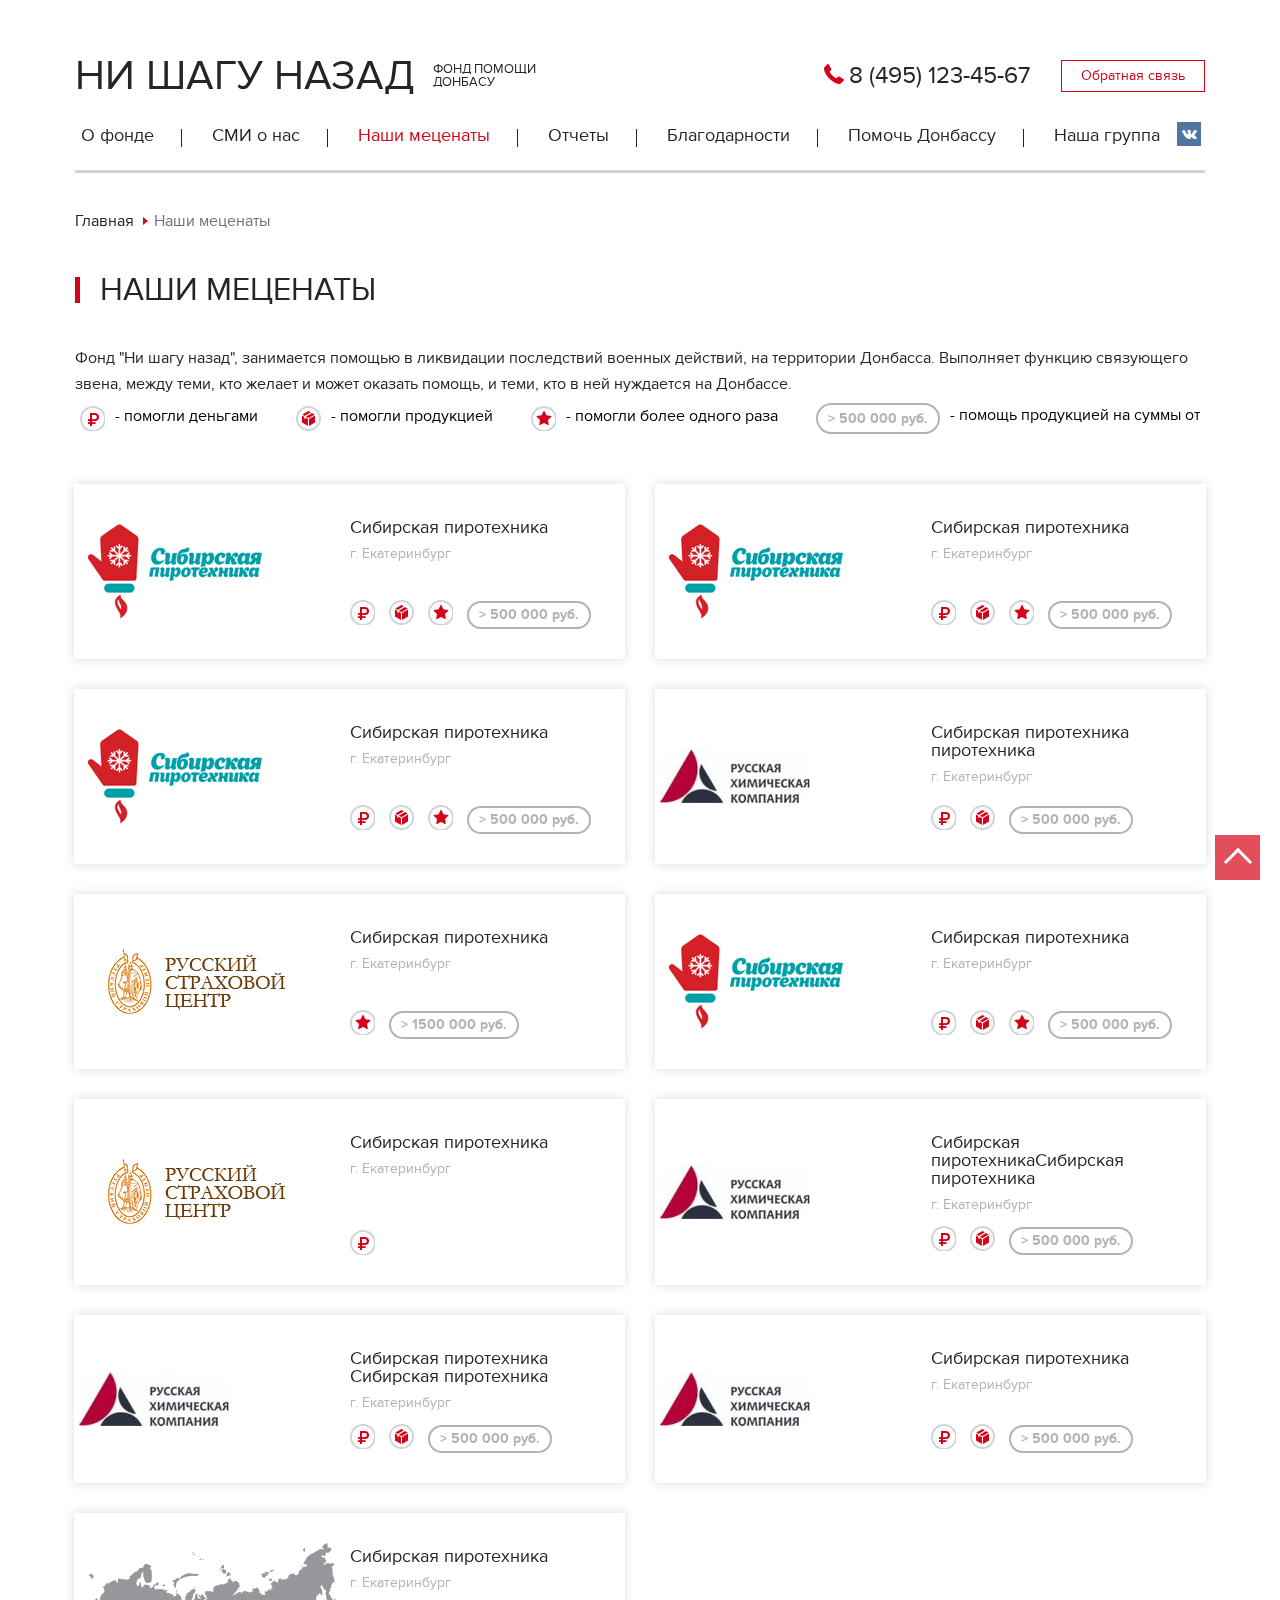
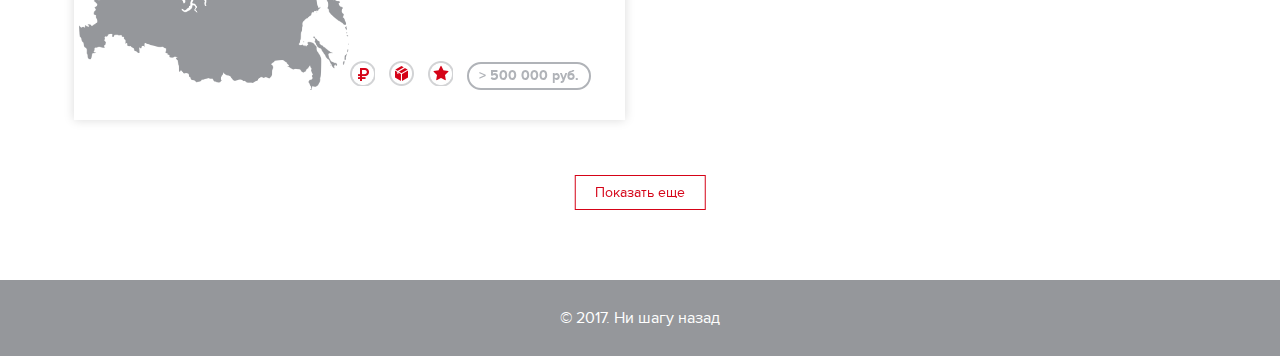
<file: maecenas.html>
<!DOCTYPE html>     
 <html lang="ru">
 <head>
   <meta charset="UTF-8">
   <meta name="viewport" content="width=device-width">
   <meta name="robots" content="all">
   <meta property="og:title" content="" />
   <meta property="og:image" content="/img/logo.png" />
   <meta property="og:description" content="" />
   <meta name="description"  content="" />
   <meta name="keywords"  content="" />
 
 <link rel="apple-touch-icon" sizes="180x180" href="img/favicons/apple-touch-icon.png">
 <link rel="icon" type="image/png" href="img/favicons/favicon-32x32.png" sizes="32x32">
 <link rel="icon" type="image/png" href="img/favicons/favicon-16x16.png" sizes="16x16">
 <link rel="manifest" href="img/favicons/manifest.json">
 <link rel="mask-icon" href="img/favicons/safari-pinned-tab.svg" color="#5bbad5">
 <meta name="theme-color" content="#ffffff">
 
 
   <title>Ни шагу назад</title>

   <link rel="stylesheet" href="css/main.css">
   
 </head>
 
 <body>
 
 <!--[if lt IE 9]>
 <p class="browsehappy">Ваш браузер <strong>устарел</strong>. Пожалуйста<a href="
 http://browsehappy.com/">обновите</a>
 <![endif]-->
 
  <div class="wrapper" id="top">
    <header class="header">
      <div class="container"> 
        <div class="top-line">
          <div class="logo">
            <a href="/" class="logo__link">
              <h1 class="logo__title">Ни шагу назад</h1>
              <div class="logo__descr">Фонд помощи<br>Донбасу</div>
            </a>
          </div>
          <div class="callback">
            <a href="tel:+74951234567" class="callback__link">8 (495) 123-45-67</a>
            <a href="#recall" class="btn btn--clean recall">Обратная связь</a>
          </div>
        </div><!-- top-line -->
      
        <nav class="nav nav--inner">
          <button class="nav-toggle" type="button">Меню</button>
          <ul class="nav__list">
            <li class="nav__item">
              <a href="about.html" class="nav__link">О фонде</a>
            </li>
            <li class="nav__item">
              <a href="press.html" class="nav__link">СМИ о нас</a>
            </li>
            <li class="nav__item">
              <a class="nav__link nav__link--active">Наши меценаты</a>
            </li>

            <li class="nav__item nav__item--trigger">
              <a href="reports.html" class="nav__link">Отчеты</a>

              <div class="dropdown">
                <ul class="nav__dropdown">
                  <li class="nav__dropdown-item">
                    <a href="#" class="nav__dropdown-link">Медицинские учреждения</a>
                  </li>
                  <li class="nav__dropdown-item">
                    <a href="#" class="nav__dropdown-link">Социальные учреждения</a>
                  </li>
                  <li class="nav__dropdown-item">
                    <a href="#" class="nav__dropdown-link">Ополчению</a>
                  </li>
                  <li class="nav__dropdown-item">
                    <a href="#" class="nav__dropdown-link">Семьям</a>
                  </li>
                  <li class="nav__dropdown-item">
                    <a href="#" class="nav__dropdown-link">Другим категориям</a>
                  </li>
                  <li class="nav__dropdown-item">
                    <a href="#" class="nav__dropdown-link">Акты передачи гум помощи</a>
                  </li>
                  <li class="nav__dropdown-item">
                    <a href="#" class="nav__dropdown-link">Отчет о фин поступлениях и тратах</a>
                  </li>
                </ul><!-- nav__dropdown -->
              </div>

            </li>

            <li class="nav__item">
              <a href="gratitude.html" class="nav__link">Благодарности</a>
            </li>
            <li class="nav__item nav__item--trigger">
              <a href="#" class="nav__link">Помочь Донбассу</a>

              <div class="dropdown">
                <ul class="nav__dropdown">
                  <li class="nav__dropdown-item">
                    <a href="#" class="nav__dropdown-link">Наши представительства</a>
                  </li>
                  <li class="nav__dropdown-item">
                    <a href="volunteer.html" class="nav__dropdown-link">Стать волонтером</a>
                  </li>
                  <li class="nav__dropdown-item">
                    <a href="requisites.html" class="nav__dropdown-link">Реквизиты</a>
                  </li>
                </ul><!-- nav__dropdown -->
              </div>

            </li>
            <li class="nav__item nav__item--vk">
              <a href="/" class="nav__link nav__link--vk">Наша группа</a>
            </li>
          </ul>
        </nav>

      </div><!-- /container -->  

    </header>

    <main class="main maecenas-page-page">
      <div class="container">

        <ul class="bredcrambs__list">
          <li class="bredcrambs__item">
            <a href="index.html" class="bredcrambs__link">Главная</a>
          </li>
          <li class="bredcrambs__item bredcrambs__item--active">Наши меценаты</li>
        </ul>

        <h2 class="stn-title">Наши меценаты</h2>
        <div class="page-ext">
          <p>Фонд "Ни шагу назад", занимается помощью в ликвидации последствий военных действий, на территории Донбасса. Выполняет функцию связующего звена, между теми, кто желает и может оказать помощь, и теми, кто в ней нуждается на Донбассе.</p>
        </div>
        
        <div class="maecenas-page__filter">
          <button class="btn-filter btn-filter--muney" data-filter=".help-muny"><span class="filter-icon filter-icon--muney">помогли деньгами</span>- помогли деньгами</button>
          <button class="btn-filter btn-filter--product" data-filter=".help-product"><span class="filter-icon filter-icon--product">помогли продукцией</span>- помогли продукцией</button>
          <button class="btn-filter btn-filter--relapse" data-filter=".help-relapse"><span class="filter-icon filter-icon--relapse">помогли более одного раза</span>- помогли более одного раза</button>
          <button class="btn-filter btn-filter--summ" data-filter=".help-summ"><span class="filter-icon-summ">> 500 000 руб.</span>- помощь продукцией на суммы от</button>
        </div>

        <div class="maecenas-page__list">

          <div class="maecenas-page__item">
            <div class="maecenas-page__item-inner">
              <div class="maecenas-page__item-logo">
                <img src="img/content/partners/part1.png" alt="">
              </div>
              <div class="maecenas-page__item-descr">
                <div class="maecenas-page__item-title">
                  <h2 class="maecenas-page__item-name">Сибирская пиротехника</h2>
                  <div class="maecenas-page__item-location">г. Екатеринбург</div>
                </div>
                <div class="maecenas-page__item-help">
                  <span class="filter-icon filter-icon--muney">помогли деньгами</span>
                  <span class="filter-icon filter-icon--product">помогли продукцией</span>
                  <span class="filter-icon filter-icon--relapse">помогли более одного раза</span>
                  <span class="filter-icon-summ">> 500 000 руб. </span>
                </div>
              </div>
            </div>
          </div>

          <div class="maecenas-page__item">

            <div class="maecenas-page__item-inner">
              <div class="maecenas-page__item-logo">
                <img src="img/content/partners/part1.png" alt="">
              </div>
              <div class="maecenas-page__item-descr">
                <div class="maecenas-page__item-title">
                  <h2 class="maecenas-page__item-name">Сибирская пиротехника</h2>
                  <div class="maecenas-page__item-location">г. Екатеринбург</div>
                </div>
                <div class="maecenas-page__item-help">
                  <span class="filter-icon filter-icon--muney">помогли деньгами</span>
                  <span class="filter-icon filter-icon--product">помогли продукцией</span>
                  <span class="filter-icon filter-icon--relapse">помогли более одного раза</span>
                  <span class="filter-icon-summ">> 500 000 руб. </span>
                </div>
              </div>
            </div>
          </div>

          <div class="maecenas-page__item">
            <div class="maecenas-page__item-inner">
              <div class="maecenas-page__item-logo">
                <img src="img/content/partners/part1.png" alt="">
              </div>
              <div class="maecenas-page__item-descr">
                <div class="maecenas-page__item-title">
                  <h2 class="maecenas-page__item-name">Сибирская пиротехника</h2>
                  <div class="maecenas-page__item-location">г. Екатеринбург</div>
                </div>
                <div class="maecenas-page__item-help">
                  <span class="filter-icon filter-icon--muney">помогли деньгами</span>
                  <span class="filter-icon filter-icon--product">помогли продукцией</span>
                  <span class="filter-icon filter-icon--relapse">помогли более одного раза</span>
                  <span class="filter-icon-summ">> 500 000 руб. </span>
                </div>
              </div>
            </div>
          </div>

          <div class="maecenas-page__item">

            <div class="maecenas-page__item-inner">
              <div class="maecenas-page__item-logo">
                <img src="img/content/partners/part2.png" alt="">
              </div>
              <div class="maecenas-page__item-descr">
                <div class="maecenas-page__item-title">
                  <h2 class="maecenas-page__item-name">Сибирская пиротехника пиротехника</h2>
                  <div class="maecenas-page__item-location">г. Екатеринбург</div>
                </div>
                <div class="maecenas-page__item-help">
                  <span class="filter-icon filter-icon--muney">помогли деньгами</span>
                  <span class="filter-icon filter-icon--product">помогли продукцией</span>
                  <span class="filter-icon-summ">> 500 000 руб. </span>
                </div>
              </div>
            </div>
          </div>

          <div class="maecenas-page__item">
            <div class="maecenas-page__item-inner">
              <div class="maecenas-page__item-logo">
                <img src="img/content/partners/part3.png" alt="">
              </div>
              <div class="maecenas-page__item-descr">
                <div class="maecenas-page__item-title">
                  <h2 class="maecenas-page__item-name">Сибирская пиротехника</h2>
                  <div class="maecenas-page__item-location">г. Екатеринбург</div>
                </div>
                <div class="maecenas-page__item-help">

                  <span class="filter-icon filter-icon--relapse">помогли более одного раза</span>
                  <span class="filter-icon-summ">> 1500 000 руб. </span>
                </div>
              </div>
            </div>
          </div>

          <div class="maecenas-page__item">

            <div class="maecenas-page__item-inner">
              <div class="maecenas-page__item-logo">
                <img src="img/content/partners/part1.png" alt="">
              </div>
              <div class="maecenas-page__item-descr">
                <div class="maecenas-page__item-title">
                  <h2 class="maecenas-page__item-name">Сибирская пиротехника</h2>
                  <div class="maecenas-page__item-location">г. Екатеринбург</div>
                </div>
                <div class="maecenas-page__item-help">
                  <span class="filter-icon filter-icon--muney">помогли деньгами</span>
                  <span class="filter-icon filter-icon--product">помогли продукцией</span>
                  <span class="filter-icon filter-icon--relapse">помогли более одного раза</span>
                  <span class="filter-icon-summ">> 500 000 руб. </span>
                </div>
              </div>
            </div>
          </div>

          <div class="maecenas-page__item">
            <div class="maecenas-page__item-inner">
              <div class="maecenas-page__item-logo">
                <img src="img/content/partners/part3.png" alt="">
              </div>
              <div class="maecenas-page__item-descr">
                <div class="maecenas-page__item-title">
                  <h2 class="maecenas-page__item-name">Сибирская пиротехника</h2>
                  <div class="maecenas-page__item-location">г. Екатеринбург</div>
                </div>
                <div class="maecenas-page__item-help">
                  <span class="filter-icon filter-icon--muney">помогли деньгами</span>
                </div>
              </div>
            </div>
          </div>

          <div class="maecenas-page__item">

            <div class="maecenas-page__item-inner">
              <div class="maecenas-page__item-logo">
                <img src="img/content/partners/part2.png" alt="">
              </div>
              <div class="maecenas-page__item-descr">
                <div class="maecenas-page__item-title">
                  <h2 class="maecenas-page__item-name">Сибирская пиротехникаСибирская пиротехника</h2>
                  <div class="maecenas-page__item-location">г. Екатеринбург</div>
                </div>
                <div class="maecenas-page__item-help">
                  <span class="filter-icon filter-icon--muney">помогли деньгами</span>
                  <span class="filter-icon filter-icon--product">помогли продукцией</span>
                  <span class="filter-icon-summ">> 500 000 руб. </span>
                </div>
              </div>
            </div>
          </div>

          <div class="maecenas-page__item">

            <div class="maecenas-page__item-inner">
              <div class="maecenas-page__item-logo">
                <img src="img/content/partners/part2.png" alt="">
              </div>
              <div class="maecenas-page__item-descr">
                <div class="maecenas-page__item-title">
                  <h2 class="maecenas-page__item-name">Сибирская пиротехника Сибирская пиротехника</h2>
                  <div class="maecenas-page__item-location">г. Екатеринбург</div>
                </div>
                <div class="maecenas-page__item-help">
                  <span class="filter-icon filter-icon--muney">помогли деньгами</span>
                  <span class="filter-icon filter-icon--product">помогли продукцией</span>
                  <span class="filter-icon-summ">> 500 000 руб. </span>
                </div>
              </div>
            </div>
          </div> 
                   
          <div class="maecenas-page__item">

            <div class="maecenas-page__item-inner">
              <div class="maecenas-page__item-logo">
                <img src="img/content/partners/part2.png" alt="">
              </div>
              <div class="maecenas-page__item-descr">
                <div class="maecenas-page__item-title">
                  <h2 class="maecenas-page__item-name">Сибирская пиротехника</h2>
                  <div class="maecenas-page__item-location">г. Екатеринбург</div>
                </div>
                <div class="maecenas-page__item-help">
                  <span class="filter-icon filter-icon--muney">помогли деньгами</span>
                  <span class="filter-icon filter-icon--product">помогли продукцией</span>
                  <span class="filter-icon-summ">> 500 000 руб. </span>
                </div>
              </div>
            </div>
          </div>

          <div class="maecenas-page__item">

            <div class="maecenas-page__item-inner">
              <div class="maecenas-page__item-logo">
                <img src="/img/map.png" alt="">
              </div>
              <div class="maecenas-page__item-descr">
                <div class="maecenas-page__item-title">
                  <h2 class="maecenas-page__item-name">Сибирская пиротехника</h2>
                  <div class="maecenas-page__item-location">г. Екатеринбург</div>
                </div>
                <div class="maecenas-page__item-help">
                  <span class="filter-icon filter-icon--muney">помогли деньгами</span>
                  <span class="filter-icon filter-icon--product">помогли продукцией</span>
                  <span class="filter-icon filter-icon--relapse">помогли более одного раза</span>
                  <span class="filter-icon-summ">> 500 000 руб. </span>
                </div>
              </div>
            </div>
          </div>
        </div> <!-- /maecenas-page__list -->

        <button type="button" class="btn btn--clean btn--center">Показать еще</button>
      </div><!-- /CONTAINER -->

    </main>

   </div><!-- /WRAPPER -->

   <footer class="footer">
     <div class="container">
       <div class="copyright">© 2017. Ни шагу назад</div>
     </div>
   </footer>

  <div class="callback-form">
    <form action="POST" id="recall" name="form-calback" class="form form-callback">
      <h3 class="form__title">Обратная связь</h3>
      <div class="form__text"><p>Наш консультант свяжется по e-mail или перезвонит Вам по телефону в течение одного - двух дней</p></div>
        <input type="text" id="name-callback" name="name-callback" class="form__input" placeholder="Ф.И.О." required>
        <input type="email" id="mail-callback" name="mail-callback" class="form__input" placeholder="Email">
        <input type="tel" data-input-mask="phone" id="tel-callback" name="phon" class="form__input" placeholder="Телефон" required>
      <button type="submit" class="btn btn--clean">Отправить</button> 
    </form>
  </div>

  <a href="#top" class="to-top-btn" data-target="anchor">Наверх!</a>
   <script src="https://ajax.googleapis.com/ajax/libs/jquery/2.2.4/jquery.min.js"></script>
  <script src="js/main-dist.js"></script>
 </body>
 </html>
</file>
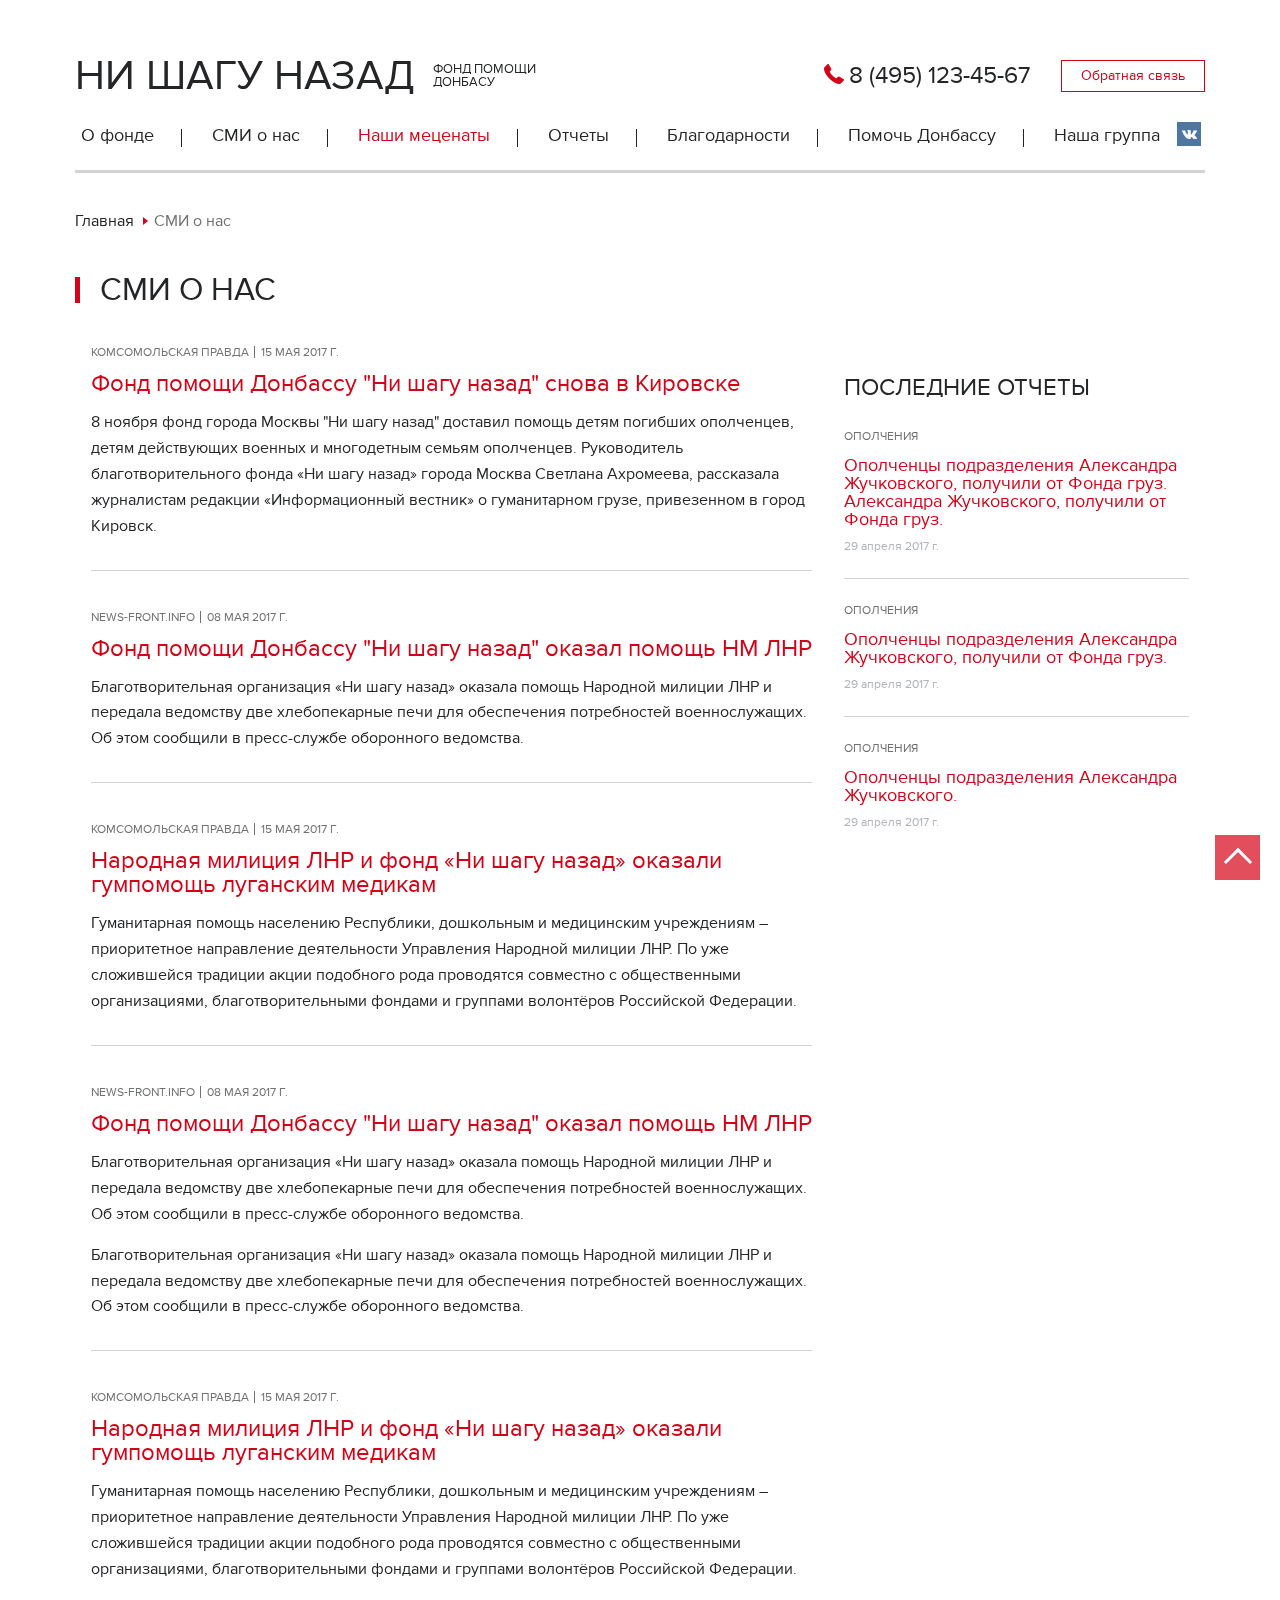
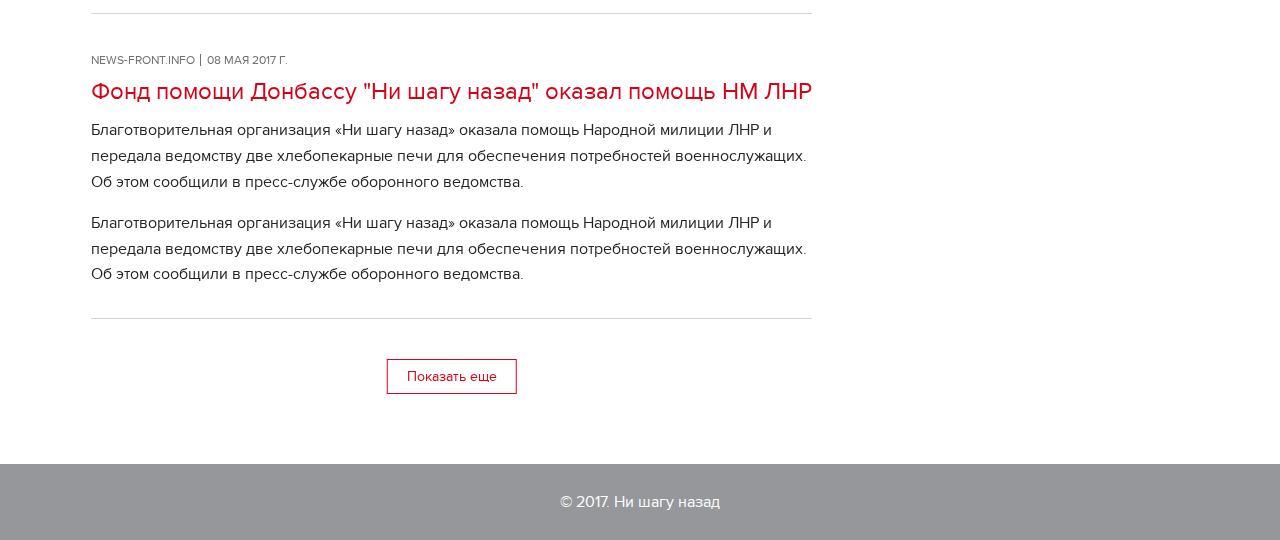
<file: press.html>
<!DOCTYPE html>     
 <html lang="ru">
 <head>
   <meta charset="UTF-8">
   <meta name="viewport" content="width=device-width">
   <meta name="robots" content="all">
   <meta property="og:title" content="" />
   <meta property="og:image" content="/img/logo.png" />
   <meta property="og:description" content="" />
   <meta name="description"  content="" />
   <meta name="keywords"  content="" />
 
 <link rel="apple-touch-icon" sizes="180x180" href="img/favicons/apple-touch-icon.png">
 <link rel="icon" type="image/png" href="img/favicons/favicon-32x32.png" sizes="32x32">
 <link rel="icon" type="image/png" href="img/favicons/favicon-16x16.png" sizes="16x16">
 <link rel="manifest" href="img/favicons/manifest.json">
 <link rel="mask-icon" href="img/favicons/safari-pinned-tab.svg" color="#5bbad5">
 <meta name="theme-color" content="#ffffff">
 
 
   <title>Ни шагу назад</title>

   <link rel="stylesheet" href="css/main.css">
   
 </head>
 
 <body>
 
 <!--[if lt IE 9]>
 <p class="browsehappy">Ваш браузер <strong>устарел</strong>. Пожалуйста<a href="
 http://browsehappy.com/">обновите</a>
 <![endif]-->
 
  <div class="wrapper" id="top">
    <header class="header">
      <div class="container"> 
        <div class="top-line">
          <div class="logo">
            <a href="/" class="logo__link">
              <h1 class="logo__title">Ни шагу назад</h1>
              <div class="logo__descr">Фонд помощи<br>Донбасу</div>
            </a>
          </div>
          <div class="callback">
            <a href="tel:+74951234567" class="callback__link">8 (495) 123-45-67</a>
            <a href="#recall" class="btn btn--clean recall">Обратная связь</a>
          </div>
        </div><!-- top-line -->
      
        <nav class="nav nav--inner">
          <button class="nav-toggle" type="button">Меню</button>
          <ul class="nav__list">
            <li class="nav__item">
              <a href="about.html" class="nav__link">О фонде</a>
            </li>
            <li class="nav__item">
              <a href="press.html" class="nav__link">СМИ о нас</a>
            </li>
            <li class="nav__item">
              <a class="nav__link nav__link--active">Наши меценаты</a>
            </li>

            <li class="nav__item nav__item--trigger">
              <a href="reports.html" class="nav__link">Отчеты</a>

              <div class="dropdown">
                <ul class="nav__dropdown">
                  <li class="nav__dropdown-item">
                    <a href="#" class="nav__dropdown-link">Медицинские учреждения</a>
                  </li>
                  <li class="nav__dropdown-item">
                    <a href="#" class="nav__dropdown-link">Социальные учреждения</a>
                  </li>
                  <li class="nav__dropdown-item">
                    <a href="#" class="nav__dropdown-link">Ополчению</a>
                  </li>
                  <li class="nav__dropdown-item">
                    <a href="#" class="nav__dropdown-link">Семьям</a>
                  </li>
                  <li class="nav__dropdown-item">
                    <a href="#" class="nav__dropdown-link">Другим категориям</a>
                  </li>
                  <li class="nav__dropdown-item">
                    <a href="#" class="nav__dropdown-link">Акты передачи гум помощи</a>
                  </li>
                  <li class="nav__dropdown-item">
                    <a href="#" class="nav__dropdown-link">Отчет о фин поступлениях и тратах</a>
                  </li>
                </ul><!-- nav__dropdown -->
              </div>

            </li>

            <li class="nav__item">
              <a href="gratitude.html" class="nav__link">Благодарности</a>
            </li>
            <li class="nav__item nav__item--trigger">
              <a href="#" class="nav__link">Помочь Донбассу</a>

              <div class="dropdown">
                <ul class="nav__dropdown">
                  <li class="nav__dropdown-item">
                    <a href="#" class="nav__dropdown-link">Наши представительства</a>
                  </li>
                  <li class="nav__dropdown-item">
                    <a href="volunteer.html" class="nav__dropdown-link">Стать волонтером</a>
                  </li>
                  <li class="nav__dropdown-item">
                    <a href="requisites.html" class="nav__dropdown-link">Реквизиты</a>
                  </li>
                </ul><!-- nav__dropdown -->
              </div>

            </li>
            <li class="nav__item nav__item--vk">
              <a href="/" class="nav__link nav__link--vk">Наша группа</a>
            </li>
          </ul>
        </nav>

      </div><!-- /container -->  

    </header>
    
    <main class="main press">
      <div class="container">

        <ul class="bredcrambs__list">
          <li class="bredcrambs__item">
            <a href="index.html" class="bredcrambs__link">Главная</a>
          </li>
        
          <li class="bredcrambs__item bredcrambs__item--active">СМИ о нас</li>
        </ul>

        <h2 class="stn-title">СМИ о нас</h2>

        <div class="press__container">

          <div class="press__main">

            <div class="press__list">
              <div class="press__item">
                <div class="press__source">
                  <div class="press__source-title">Комсомольская правда</div>
                  <div class="press__source-date">15 мая 2017 г.</div>
                </div>
                <div class="press__body">
                  <h2 class="press__title">Фонд помощи Донбассу "Ни шагу назад" снова в Кировске</h2>
                  <p>8 ноября фонд города Москвы "Ни шагу назад" доставил помощь детям погибших ополченцев, детям действующих военных и многодетным семьям ополченцев. Руководитель благотворительного фонда «Ни шагу назад» города Москва Светлана Ахромеева, рассказала журналистам редакции «Информационный вестник»  о гуманитарном грузе, привезенном в город Кировск.</p>
                </div>
              </div>

              <div class="press__item">
                <div class="press__source">
                  <div class="press__source-title">news-front.info</div>
                  <div class="press__source-date">08 мая 2017 г.</div>
                </div>
                <div class="press__body">
                  <h2 class="press__title">Фонд помощи Донбассу "Ни шагу назад" оказал помощь НМ ЛНР</h2>
                  <p>Благотворительная организация «Ни шагу назад» оказала помощь Народной милиции ЛНР 
                  и передала ведомству две хлебопекарные печи для обеспечения потребностей военнослужащих. Об этом сообщили в пресс-службе оборонного ведомства.</p>
                </div>
              </div>

              <div class="press__item">
                <div class="press__source">
                  <div class="press__source-title">Комсомольская правда</div>
                  <div class="press__source-date">15 мая 2017 г.</div>
                </div>
                <div class="press__body">
                  <h2 class="press__title">Народная милиция ЛНР и фонд «Ни шагу назад» оказали гумпомощь луганским медикам</h2>
                  <p>Гуманитарная помощь населению Республики, дошкольным и медицинским учреждениям – приоритетное направление деятельности Управления Народной милиции ЛНР. По уже сложившейся традиции акции подобного рода проводятся совместно с общественными организациями, благотворительными фондами и группами волонтёров Российской Федерации.</p>
                </div>
              </div>

              <div class="press__item">
                <div class="press__source">
                  <div class="press__source-title">news-front.info</div>
                  <div class="press__source-date">08 мая 2017 г.</div>
                </div>
                <div class="press__body">
                  <h2 class="press__title">Фонд помощи Донбассу "Ни шагу назад" оказал помощь НМ ЛНР</h2>
                  <p>Благотворительная организация «Ни шагу назад» оказала помощь Народной милиции ЛНР 
                  и передала ведомству две хлебопекарные печи для обеспечения потребностей военнослужащих. Об этом сообщили в пресс-службе оборонного ведомства.</p>
                  <p>Благотворительная организация «Ни шагу назад» оказала помощь Народной милиции ЛНР 
                  и передала ведомству две хлебопекарные печи для обеспечения потребностей военнослужащих. Об этом сообщили в пресс-службе оборонного ведомства.</p>
                </div>
              </div>

              <div class="press__item">
                <div class="press__source">
                  <div class="press__source-title">Комсомольская правда</div>
                  <div class="press__source-date">15 мая 2017 г.</div>
                </div>
                <div class="press__body">
                  <h2 class="press__title">Народная милиция ЛНР и фонд «Ни шагу назад» оказали гумпомощь луганским медикам</h2>
                  <p>Гуманитарная помощь населению Республики, дошкольным и медицинским учреждениям – приоритетное направление деятельности Управления Народной милиции ЛНР. По уже сложившейся традиции акции подобного рода проводятся совместно с общественными организациями, благотворительными фондами и группами волонтёров Российской Федерации.</p>
                </div>
              </div>

              <div class="press__item">
                <div class="press__source">
                  <div class="press__source-title">news-front.info</div>
                  <div class="press__source-date">08 мая 2017 г.</div>
                </div>
                <div class="press__body">
                  <h2 class="press__title">Фонд помощи Донбассу "Ни шагу назад" оказал помощь НМ ЛНР</h2>
                  <p>Благотворительная организация «Ни шагу назад» оказала помощь Народной милиции ЛНР 
                  и передала ведомству две хлебопекарные печи для обеспечения потребностей военнослужащих. Об этом сообщили в пресс-службе оборонного ведомства.</p>
                  <p>Благотворительная организация «Ни шагу назад» оказала помощь Народной милиции ЛНР 
                  и передала ведомству две хлебопекарные печи для обеспечения потребностей военнослужащих. Об этом сообщили в пресс-службе оборонного ведомства.</p>
                </div>
              </div>


            </div><!-- press__list -->
              <button type="button" class="btn btn--clean btn--center">Показать еще</button>
          </div><!-- report__main -->

          <div class="news-list">
            <h3 class="news-list__title">Последние отчеты</h3>

            <div class="news-list__wrapper">

              <a href="/" class="news-list__item">
                <header class="report__header">
                  <div class="report__assist">Ополчения</div>
                  <h3 class="report__title">Ополченцы подразделения Александра Жучковского, получили от Фонда груз. Александра Жучковского, получили от Фонда груз.</h3>
                </header>
                <time class="report__date" datetime="2017-05-3029T03:23:11">29 апреля 2017 г.</time>
              </a>

              <a href="/" class="news-list__item">
                <header class="report__header">
                  <div class="report__assist">Ополчения</div>
                  <h3 class="report__title">Ополченцы подразделения Александра Жучковского, получили от Фонда груз.</h3>
                </header>
                <time class="report__date" datetime="2017-05-3029T03:23:11">29 апреля 2017 г.</time>
              </a>
              
              <a href="/" class="news-list__item">
                <header class="report__header">
                  <div class="report__assist">Ополчения</div>
                  <h3 class="report__title">Ополченцы подразделения Александра Жучковского.</h3>
                </header>
                <time class="report__date" datetime="2017-05-3029T03:23:11">29 апреля 2017 г.</time>
              </a>                           
            </div>
          </div>

        </div><!-- report__container -->

      </div><!-- CONTAINER -->

    </main><!-- MAIN -->

   </div><!-- /WRAPPER -->

   <footer class="footer">
     <div class="container">
       <div class="copyright">© 2017. Ни шагу назад</div>
     </div>
   </footer>

  <div class="callback-form">
    <form action="POST" id="recall" name="form-calback" class="form form-callback">
      <h3 class="form__title">Обратная связь</h3>
      <div class="form__text"><p>Наш консультант свяжется по e-mail или перезвонит Вам по телефону в течение одного - двух дней</p></div>
        <input type="text" id="name-callback" name="name-callback" class="form__input" placeholder="Ф.И.О." required>
        <input type="email" id="mail-callback" name="mail-callback" class="form__input" placeholder="Email">
        <input type="tel" data-input-mask="phone" id="tel-callback" name="phon" class="form__input" placeholder="Телефон" required>
      <button type="submit" class="btn btn--clean">Отправить</button> 
    </form>
  </div>

  <a href="#top" class="to-top-btn" data-target="anchor">Наверх!</a>
   <script src="https://ajax.googleapis.com/ajax/libs/jquery/2.2.4/jquery.min.js"></script>
  <script src="js/main-dist.js"></script>
 </body>
 </html>
</file>
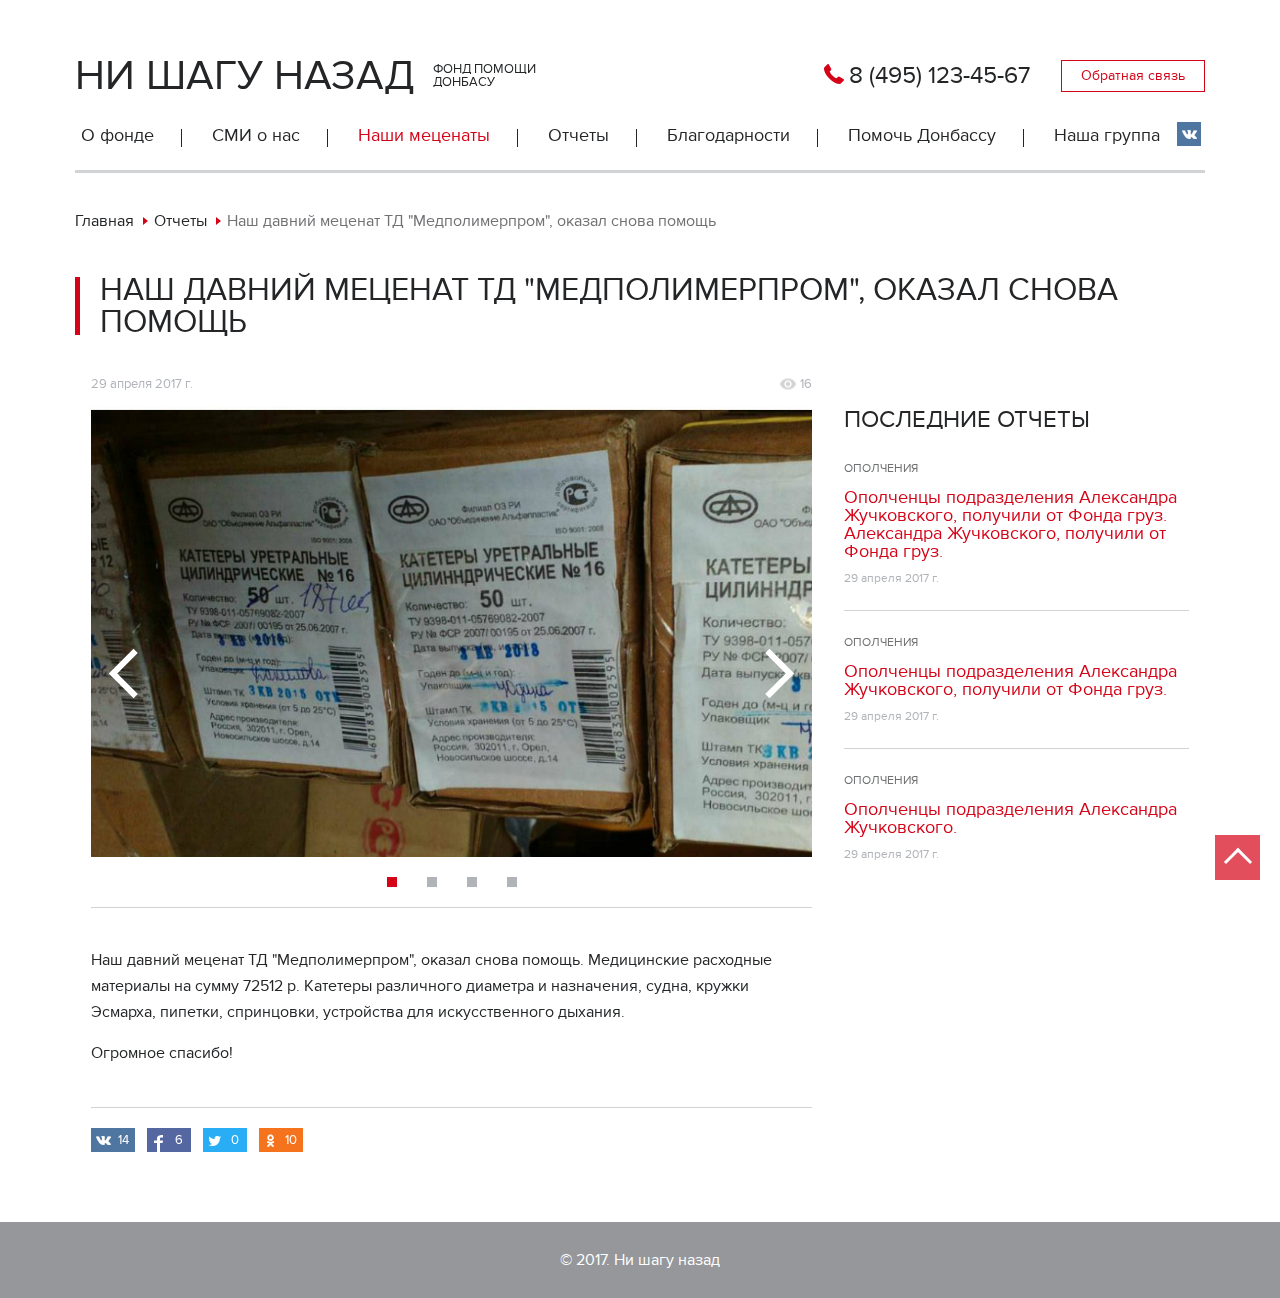
<file: reports-page.html>
<!DOCTYPE html>     
 <html lang="ru">
 <head>
   <meta charset="UTF-8">
   <meta name="viewport" content="width=device-width">
   <meta name="robots" content="all">
   <meta property="og:title" content="" />
   <meta property="og:image" content="/img/logo.png" />
   <meta property="og:description" content="" />
   <meta name="description"  content="" />
   <meta name="keywords"  content="" />
 
 <link rel="apple-touch-icon" sizes="180x180" href="img/favicons/apple-touch-icon.png">
 <link rel="icon" type="image/png" href="img/favicons/favicon-32x32.png" sizes="32x32">
 <link rel="icon" type="image/png" href="img/favicons/favicon-16x16.png" sizes="16x16">
 <link rel="manifest" href="img/favicons/manifest.json">
 <link rel="mask-icon" href="img/favicons/safari-pinned-tab.svg" color="#5bbad5">
 <meta name="theme-color" content="#ffffff">
 
 
   <title>Ни шагу назад</title>

   <link rel="stylesheet" href="css/main.css">
   
 </head>
 
 <body>
 
 <!--[if lt IE 9]>
 <p class="browsehappy">Ваш браузер <strong>устарел</strong>. Пожалуйста<a href="
 http://browsehappy.com/">обновите</a>
 <![endif]-->
 
  <div class="wrapper" id="top">
    <header class="header">
      <div class="container"> 
        <div class="top-line">
          <div class="logo">
            <a href="/" class="logo__link">
              <h1 class="logo__title">Ни шагу назад</h1>
              <div class="logo__descr">Фонд помощи<br>Донбасу</div>
            </a>
          </div>
          <div class="callback">
            <a href="tel:+74951234567" class="callback__link">8 (495) 123-45-67</a>
            <a href="#recall" class="btn btn--clean recall">Обратная связь</a>
          </div>
        </div><!-- top-line -->
      
        <nav class="nav nav--inner">
          <button class="nav-toggle" type="button">Меню</button>
          <ul class="nav__list">
            <li class="nav__item">
              <a href="about.html" class="nav__link">О фонде</a>
            </li>
            <li class="nav__item">
              <a href="press.html" class="nav__link">СМИ о нас</a>
            </li>
            <li class="nav__item">
              <a class="nav__link nav__link--active">Наши меценаты</a>
            </li>

            <li class="nav__item nav__item--trigger">
              <a href="reports.html" class="nav__link">Отчеты</a>

              <div class="dropdown">
                <ul class="nav__dropdown">
                  <li class="nav__dropdown-item">
                    <a href="#" class="nav__dropdown-link">Медицинские учреждения</a>
                  </li>
                  <li class="nav__dropdown-item">
                    <a href="#" class="nav__dropdown-link">Социальные учреждения</a>
                  </li>
                  <li class="nav__dropdown-item">
                    <a href="#" class="nav__dropdown-link">Ополчению</a>
                  </li>
                  <li class="nav__dropdown-item">
                    <a href="#" class="nav__dropdown-link">Семьям</a>
                  </li>
                  <li class="nav__dropdown-item">
                    <a href="#" class="nav__dropdown-link">Другим категориям</a>
                  </li>
                  <li class="nav__dropdown-item">
                    <a href="#" class="nav__dropdown-link">Акты передачи гум помощи</a>
                  </li>
                  <li class="nav__dropdown-item">
                    <a href="#" class="nav__dropdown-link">Отчет о фин поступлениях и тратах</a>
                  </li>
                </ul><!-- nav__dropdown -->
              </div>

            </li>

            <li class="nav__item">
              <a href="gratitude.html" class="nav__link">Благодарности</a>
            </li>
            <li class="nav__item nav__item--trigger">
              <a href="#" class="nav__link">Помочь Донбассу</a>

              <div class="dropdown">
                <ul class="nav__dropdown">
                  <li class="nav__dropdown-item">
                    <a href="#" class="nav__dropdown-link">Наши представительства</a>
                  </li>
                  <li class="nav__dropdown-item">
                    <a href="volunteer.html" class="nav__dropdown-link">Стать волонтером</a>
                  </li>
                  <li class="nav__dropdown-item">
                    <a href="requisites.html" class="nav__dropdown-link">Реквизиты</a>
                  </li>
                </ul><!-- nav__dropdown -->
              </div>

            </li>
            <li class="nav__item nav__item--vk">
              <a href="/" class="nav__link nav__link--vk">Наша группа</a>
            </li>
          </ul>
        </nav>

      </div><!-- /container -->  

    </header>    
    <main class="main">
      <div class="container">

        <ul class="bredcrambs__list">
          <li class="bredcrambs__item">
            <a href="index.html" class="bredcrambs__link">Главная</a>
          </li>
          <li class="bredcrambs__item">
            <a href="index.html" class="bredcrambs__link">Отчеты</a>
          </li>          
          <li class="bredcrambs__item bredcrambs__item--active">Наш давний меценат ТД "Медполимерпром", оказал снова помощь</li>
        </ul>

        <h2 class="stn-title">Наш давний меценат ТД "Медполимерпром", оказал снова помощь</h2>

        <div class="report__container">

          <div class="report__main">

            <div class="report__info">
              <time class="report__date" datetime="2017-05-3029T03:23:11">29 апреля 2017 г.</time>
              <div class="report__view" id="report__view">16</div>
            </div>

            <div class="report__slider">

              <div class="report__slider-item report__slider-item--1">
               <img src="img/slide-report.jpg" alt="">
              </div>

              <div class="report__slider-item report__slider-item--2">
                <img src="img/slide-report.jpg" alt="">
              </div>

              <div class="report__slider-item report__slider-item--3">
                <img src="img/slide-report.jpg" alt="">
              </div>

              <div class="report__slider-item report__slider-item--3">
                <img src="img/slide-report.jpg" alt="">
              </div>

            </div><!-- report__slider -->

            <div class="report__about">
              <p>Наш давний меценат ТД "Медполимерпром", оказал снова помощь. Медицинские расходные материалы на сумму 72512 р. Катетеры различного диаметра и назначения, судна, кружки Эсмарха, пипетки, спринцовки, устройства для искусственного дыхания. </p>
              <p>Огромное спасибо!</p>
            </div>

            <div class="social-share">
              <div class="social__share-list">
                <div class="social__share-item social__share-item--vk">
                  <span class="share-icon share-icon--vk"></span>
                  <span class="social__share-score">14</span>
                </div>
                <div class="social__share-item social__share-item--fb">
                  <span class="share-icon share-icon--fb"></span>
                  <span class="social__share-score">6</span>
                </div>
                <div class="social__share-item social__share-item--tw">
                  <span class="share-icon share-icon--tw"></span>
                  <span class="social__share-score">0</span>
                </div>
                <div class="social__share-item social__share-item--ok">
                  <span class="share-icon share-icon--ok"></span>
                  <span class="social__share-score">10</span>
                </div>
              </div>
            </div>

          </div><!-- report__main -->

          <div class="report__news-list news-list">
            <h3 class="news-list__title">Последние отчеты</h3>

            <div class="news-list__wrapper">

              <a href="/" class="news-list__item">
                <header class="report__header">
                  <div class="report__assist">Ополчения</div>
                  <h3 class="report__title">Ополченцы подразделения Александра Жучковского, получили от Фонда груз. Александра Жучковского, получили от Фонда груз.</h3>
                </header>
                <time class="report__date" datetime="2017-05-3029T03:23:11">29 апреля 2017 г.</time>
              </a>

              <a href="/" class="news-list__item">
                <header class="report__header">
                  <div class="report__assist">Ополчения</div>
                  <h3 class="report__title">Ополченцы подразделения Александра Жучковского, получили от Фонда груз.</h3>
                </header>
                <time class="report__date" datetime="2017-05-3029T03:23:11">29 апреля 2017 г.</time>
              </a>
              
              <a href="/" class="news-list__item">
                <header class="report__header">
                  <div class="report__assist">Ополчения</div>
                  <h3 class="report__title">Ополченцы подразделения Александра Жучковского.</h3>
                </header>
                <time class="report__date" datetime="2017-05-3029T03:23:11">29 апреля 2017 г.</time>
              </a>                           
            </div>
          </div>
        </div><!-- report__container -->

      </div><!-- CONTAINER -->

    </main><!-- MAIN -->

   </div><!-- /WRAPPER -->

   <footer class="footer">
     <div class="container">
       <div class="copyright">© 2017. Ни шагу назад</div>
     </div>
   </footer>

  <div class="callback-form">
    <form action="POST" id="recall" name="form-calback" class="form form-callback">
      <h3 class="form__title">Обратная связь</h3>
      <div class="form__text"><p>Наш консультант свяжется по e-mail или перезвонит Вам по телефону в течение одного - двух дней</p></div>
        <input type="text" id="name-callback" name="name-callback" class="form__input" placeholder="Ф.И.О." required>
        <input type="email" id="mail-callback" name="mail-callback" class="form__input" placeholder="Email">
        <input type="tel" data-input-mask="phone" id="tel-callback" name="phon" class="form__input" placeholder="Телефон" required>
      <button type="submit" class="btn btn--clean">Отправить</button> 
    </form>
  </div>

  <a href="#top" class="to-top-btn" data-target="anchor">Наверх!</a>
   <script src="https://ajax.googleapis.com/ajax/libs/jquery/2.2.4/jquery.min.js"></script>
  <script src="js/main-dist.js"></script>
 </body>
 </html>
</file>
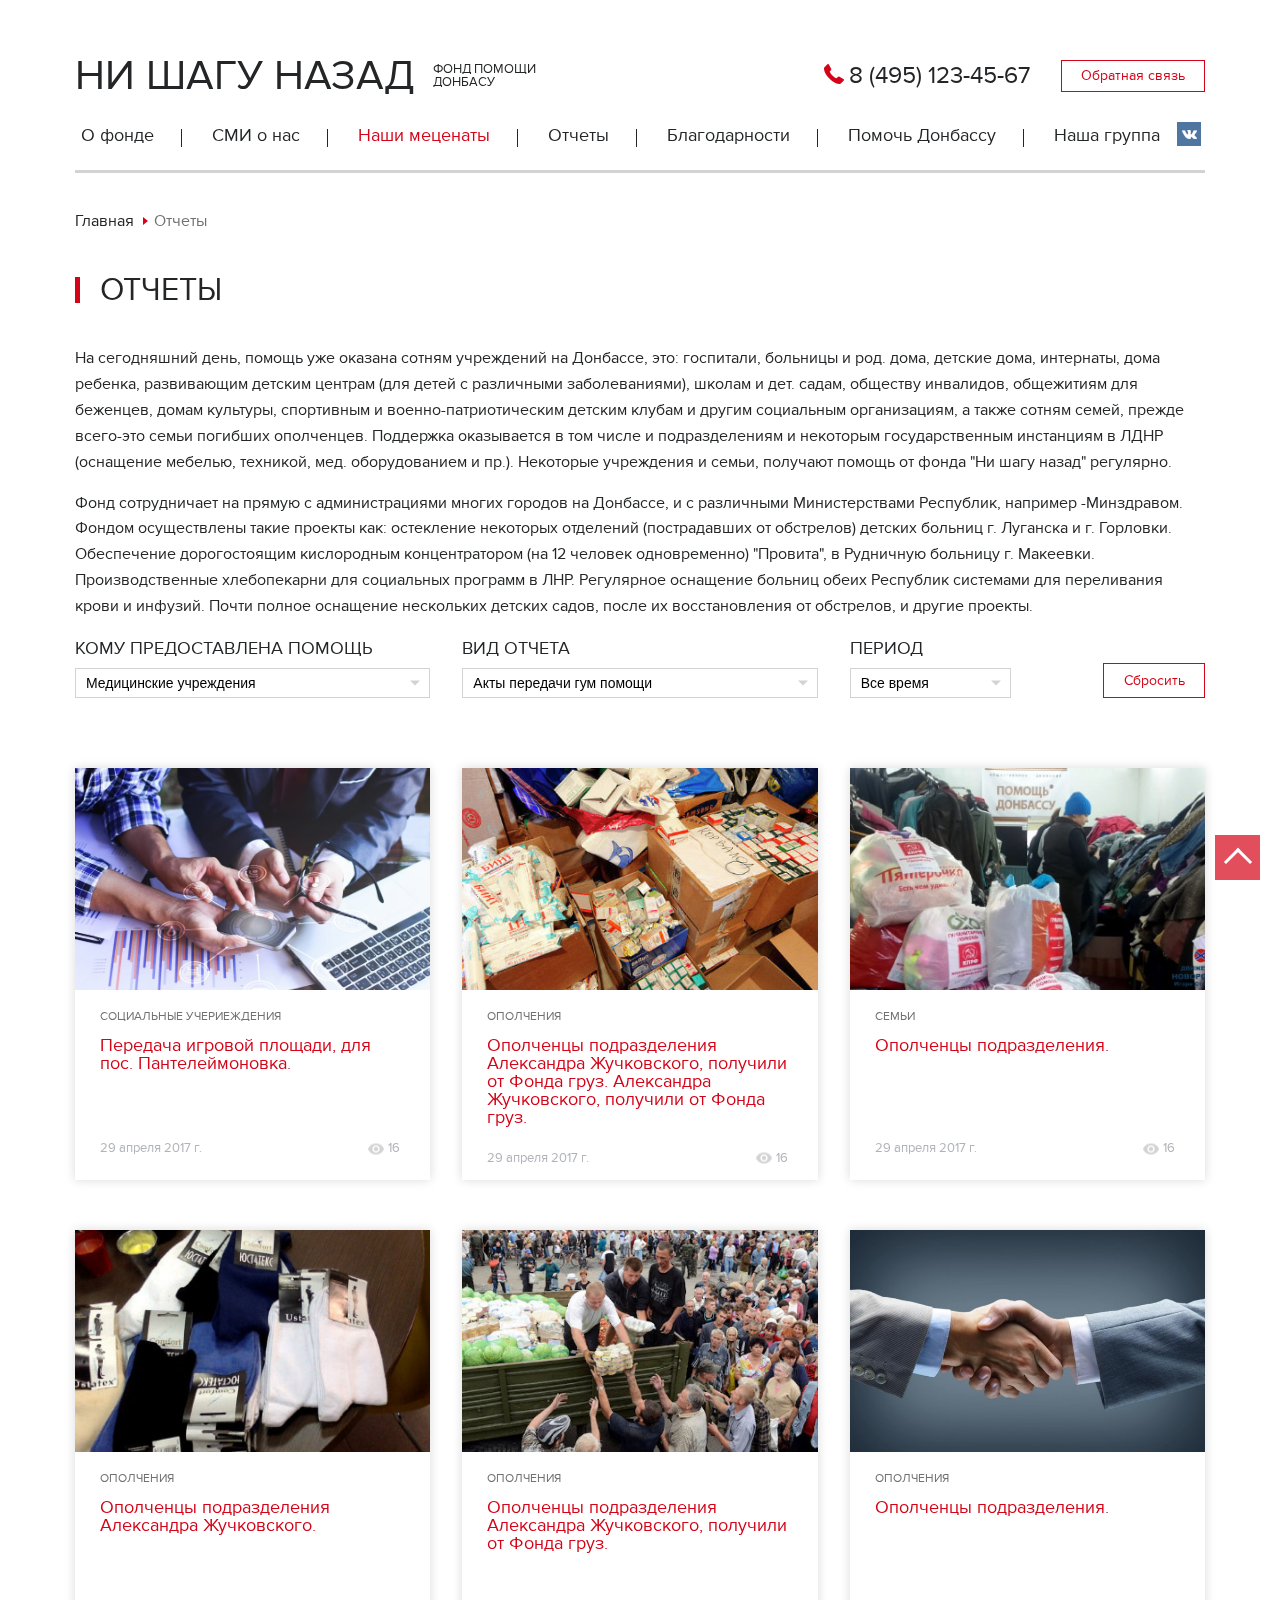
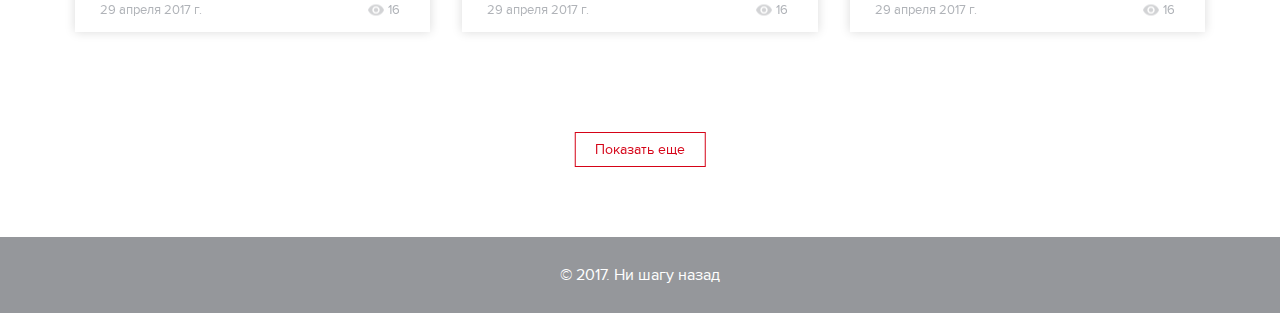
<file: reports.html>
<!DOCTYPE html>     
 <html lang="ru">
 <head>
   <meta charset="UTF-8">
   <meta name="viewport" content="width=device-width">
   <meta name="robots" content="all">
   <meta property="og:title" content="" />
   <meta property="og:image" content="/img/logo.png" />
   <meta property="og:description" content="" />
   <meta name="description"  content="" />
   <meta name="keywords"  content="" />
 
 <link rel="apple-touch-icon" sizes="180x180" href="img/favicons/apple-touch-icon.png">
 <link rel="icon" type="image/png" href="img/favicons/favicon-32x32.png" sizes="32x32">
 <link rel="icon" type="image/png" href="img/favicons/favicon-16x16.png" sizes="16x16">
 <link rel="manifest" href="img/favicons/manifest.json">
 <link rel="mask-icon" href="img/favicons/safari-pinned-tab.svg" color="#5bbad5">
 <meta name="theme-color" content="#ffffff">
 
 
   <title>Ни шагу назад</title>

   <link rel="stylesheet" href="css/main.css">
   
 </head>
 
 <body>
 
 <!--[if lt IE 9]>
 <p class="browsehappy">Ваш браузер <strong>устарел</strong>. Пожалуйста<a href="
 http://browsehappy.com/">обновите</a>
 <![endif]-->
 
  <div class="wrapper" id="top">
    <header class="header">
      <div class="container"> 
        <div class="top-line">
          <div class="logo">
            <a href="/" class="logo__link">
              <h1 class="logo__title">Ни шагу назад</h1>
              <div class="logo__descr">Фонд помощи<br>Донбасу</div>
            </a>
          </div>
          <div class="callback">
            <a href="tel:+74951234567" class="callback__link">8 (495) 123-45-67</a>
            <a href="#recall" class="btn btn--clean recall">Обратная связь</a>
          </div>
        </div><!-- top-line -->
      
        <nav class="nav nav--inner">
          <button class="nav-toggle" type="button">Меню</button>
          <ul class="nav__list">
            <li class="nav__item">
              <a href="about.html" class="nav__link">О фонде</a>
            </li>
            <li class="nav__item">
              <a href="press.html" class="nav__link">СМИ о нас</a>
            </li>
            <li class="nav__item">
              <a class="nav__link nav__link--active">Наши меценаты</a>
            </li>

            <li class="nav__item nav__item--trigger">
              <a href="reports.html" class="nav__link">Отчеты</a>

              <div class="dropdown">
                <ul class="nav__dropdown">
                  <li class="nav__dropdown-item">
                    <a href="#" class="nav__dropdown-link">Медицинские учреждения</a>
                  </li>
                  <li class="nav__dropdown-item">
                    <a href="#" class="nav__dropdown-link">Социальные учреждения</a>
                  </li>
                  <li class="nav__dropdown-item">
                    <a href="#" class="nav__dropdown-link">Ополчению</a>
                  </li>
                  <li class="nav__dropdown-item">
                    <a href="#" class="nav__dropdown-link">Семьям</a>
                  </li>
                  <li class="nav__dropdown-item">
                    <a href="#" class="nav__dropdown-link">Другим категориям</a>
                  </li>
                  <li class="nav__dropdown-item">
                    <a href="#" class="nav__dropdown-link">Акты передачи гум помощи</a>
                  </li>
                  <li class="nav__dropdown-item">
                    <a href="#" class="nav__dropdown-link">Отчет о фин поступлениях и тратах</a>
                  </li>
                </ul><!-- nav__dropdown -->
              </div>

            </li>

            <li class="nav__item">
              <a href="gratitude.html" class="nav__link">Благодарности</a>
            </li>
            <li class="nav__item nav__item--trigger">
              <a href="#" class="nav__link">Помочь Донбассу</a>

              <div class="dropdown">
                <ul class="nav__dropdown">
                  <li class="nav__dropdown-item">
                    <a href="#" class="nav__dropdown-link">Наши представительства</a>
                  </li>
                  <li class="nav__dropdown-item">
                    <a href="volunteer.html" class="nav__dropdown-link">Стать волонтером</a>
                  </li>
                  <li class="nav__dropdown-item">
                    <a href="requisites.html" class="nav__dropdown-link">Реквизиты</a>
                  </li>
                </ul><!-- nav__dropdown -->
              </div>

            </li>
            <li class="nav__item nav__item--vk">
              <a href="/" class="nav__link nav__link--vk">Наша группа</a>
            </li>
          </ul>
        </nav>

      </div><!-- /container -->  

    </header>    
    <main class="main report">
      <div class="container">

        <ul class="bredcrambs__list">
          <li class="bredcrambs__item">
            <a href="index.html" class="bredcrambs__link">Главная</a>
          </li>
          <li class="bredcrambs__item bredcrambs__item--active">Отчеты</li>
        </ul>

        <h2 class="stn-title">Отчеты</h2>

        <div class="page-text">
          <p>На сегодняшний день, помощь уже оказана сотням учреждений на Донбассе, это: госпитали, больницы и род. дома, детские дома, интернаты, дома ребенка, развивающим детским центрам (для детей с различными заболеваниями), школам и дет. садам, обществу инвалидов, общежитиям для беженцев, домам культуры, спортивным и военно-патриотическим детским клубам и другим социальным организациям, а также сотням семей, прежде всего-это семьи погибших ополченцев.  Поддержка оказывается в том числе и подразделениям и некоторым государственным инстанциям в ЛДНР (оснащение мебелью, техникой, мед. оборудованием и пр.). Некоторые учреждения и семьи, получают помощь от фонда  "Ни шагу назад" регулярно.</p>
          <p>Фонд сотрудничает на прямую с администрациями многих городов на Донбассе, и с различными Министерствами Республик, например -Минздравом. Фондом осуществлены такие проекты как: остекление некоторых отделений (пострадавших от обстрелов) детских больниц г. Луганска и г. Горловки. Обеспечение дорогостоящим кислородным концентратором (на 12 человек одновременно) "Провита", в Рудничную больницу г. Макеевки. Производственные хлебопекарни для социальных программ в ЛНР. Регулярное оснащение больниц обеих Республик системами для переливания крови и инфузий. Почти полное оснащение нескольких детских садов, после их восстановления от обстрелов, и другие проекты.</p>
        </div>

        <div class="report__filtres">
          <form action="POST" class="form-filtres" name="form-filtres" id="form-filtres">
            <div class="form-row row">

              <div class="form-col form-col--4">
                <label for="assist" class="form-filtres__label">Кому предоставлена помощь</label>
                <div class="select-wrapper">
                  <select name="assist" id="assist" class="form__select">
                    <option value="med">Медицинские учреждения</option>
                    <option value="soc">Социальные учреждения</option>
                    <option value="militia">Ополчение</option>
                    <option value="fam">Семьи</option>
                    <option value="else">Другое</option>
                  </select>
                </div>
              </div>

              <div class="form-col form-col--4">
                <label for="report-type" class="form-filtres__label">Вид отчета</label>
                <div class="select-wrapper">
                  <select name="report-type" id="report-type" class="form__select">
                    <option value="act">Акты передачи гум помощи</option>
                    <option value="acceptance">Отчет о фин поступлениях и тратах</option>
                    <option value="acceptance">Видео отчеты</option>
                  </select>
                </div>
              </div>

              <div class="form-col form-col--2">
                <label for="period" class="form-filtres__label">Период</label>
                <div class="select-wrapper">
                  <select name="period" id="period" class="form__select">
                    <option value="all-time">Все время</option>
                    <option value="mouns">Месяц</option>
                    <option value="year">Год</option>
                  </select>
                </div>
              </div>

              <div class="form-col form-col--2">
                <button type="reset" class="btn btn--clean">Сбросить</button>
              </div>
            </div>
          </form>

        </div><!-- report__filtres -->

        <div class="report__list">

          <div class="row">

            <div class="col-4">
              <a href="/" class="report__item">
                <div class="report__pic">             
                  <img src="img/content/servises3.jpg" alt="">
                </div>
                <div class="report__descr">
                  <header class="report__header">
                    <div class="report__assist">Социальные учериеждения</div>
                    <h3 class="report__title">Передача игровой площади, для пос. Пантелеймоновка.</h3>
                  </header>
                  <div class="report__info">
                    <time class="report__date" datetime="2017-05-3029T03:23:11">29 апреля 2017 г.</time>
                    <div class="report__view" id="report__view">16</div>
                  </div>
                </div>
              </a>
            </div>

            <div class="col-4">
              <a href="/" class="report__item">
                <div class="report__pic">
                  <img src="img/content/content.jpg" alt="">
                </div>
                <div class="report__descr">
                  <header class="report__header">
                    <div class="report__assist">Ополчения</div>
                    <h3 class="report__title">Ополченцы подразделения Александра Жучковского, получили от Фонда груз. Александра Жучковского, получили от Фонда груз.</h3>
                  </header>
                  <div class="report__info">
                    <time class="report__date" datetime="2017-05-3029T03:23:11">29 апреля 2017 г.</time>
                    <div class="report__view" id="report__view">16</div>
                  </div>
               </div>
              </a>
            </div>

            <div class="col-4">
              <a href="/" class="report__item">
                <div class="report__pic">             
                  <img src="img/content/content2.jpg" alt="">
                </div>
                <div class="report__descr">
                  <header class="report__header">
                    <div class="report__assist">Семьи</div>
                    <h3 class="report__title">Ополченцы подразделения.</h3>
                  </header>
                  <div class="report__info">
                    <time class="report__date" datetime="2017-05-3029T03:23:11">29 апреля 2017 г.</time>
                    <div class="report__view" id="report__view">16</div>
                  </div>
                </div>
              </a>
            </div>

            <div class="col-4">
              <a href="/" class="report__item">
                <div class="report__pic">             
                  <img src="img/content/content5.jpg" alt="">
                </div>
                <div class="report__descr">
                  <header class="report__header">
                    <div class="report__assist">Ополчения</div>
                    <h3 class="report__title">Ополченцы подразделения Александра Жучковского.</h3>
                  </header>
                  <div class="report__info">
                    <time class="report__date" datetime="2017-05-3029T03:23:11">29 апреля 2017 г.</time>
                    <div class="report__view" id="report__view">16</div>
                  </div>
                </div>
              </a>
            </div>

            <div class="col-4">
              <a href="/" class="report__item">
                <div class="report__pic">             
                  <img src="img/content/content3.jpg" alt="">
                </div>
                <div class="report__descr">
                  <header class="report__header">
                    <div class="report__assist">Ополчения</div>
                    <h3 class="report__title">Ополченцы подразделения Александра Жучковского, получили от Фонда груз.</h3>
                  </header>
                  <div class="report__info">
                    <time class="report__date" datetime="2017-05-3029T03:23:11">29 апреля 2017 г.</time>
                    <div class="report__view" id="report__view">16</div>
                  </div>
                </div>
              </a>
            </div>

            <div class="col-4">
              <a href="/" class="report__item">
                <div class="report__pic">             
                  <img src="img/content/content6.jpg" alt="">
                </div>
                <div class="report__descr">
                  <header class="report__header">
                    <div class="report__assist">Ополчения</div>
                    <h3 class="report__title">Ополченцы подразделения.</h3>
                  </header>
                  <div class="report__info">
                    <time class="report__date" datetime="2017-05-3029T03:23:11">29 апреля 2017 г.</time>
                    <div class="report__view" id="report__view">16</div>
                  </div>
                </div>
              </a>
            </div>            

          </div><!-- row -->

        </div><!-- gratitude-page__list -->
        
        <button type="button" class="btn btn--clean btn--center">Показать еще</button>
      </div><!-- CONTAINER -->

    </main><!-- MAIN -->

   </div><!-- /WRAPPER -->

   <footer class="footer">
     <div class="container">
       <div class="copyright">© 2017. Ни шагу назад</div>
     </div>
   </footer>

  <div class="callback-form">
    <form action="POST" id="recall" name="form-calback" class="form form-callback">
      <h3 class="form__title">Обратная связь</h3>
      <div class="form__text"><p>Наш консультант свяжется по e-mail или перезвонит Вам по телефону в течение одного - двух дней</p></div>
        <input type="text" id="name-callback" name="name-callback" class="form__input" placeholder="Ф.И.О." required>
        <input type="email" id="mail-callback" name="mail-callback" class="form__input" placeholder="Email">
        <input type="tel" data-input-mask="phone" id="tel-callback" name="phon" class="form__input" placeholder="Телефон" required>
      <button type="submit" class="btn btn--clean">Отправить</button> 
    </form>
  </div>

  <a href="#top" class="to-top-btn" data-target="anchor">Наверх!</a>
   <script src="https://ajax.googleapis.com/ajax/libs/jquery/2.2.4/jquery.min.js"></script>
  <script src="js/main-dist.js"></script>
 </body>
 </html>
</file>
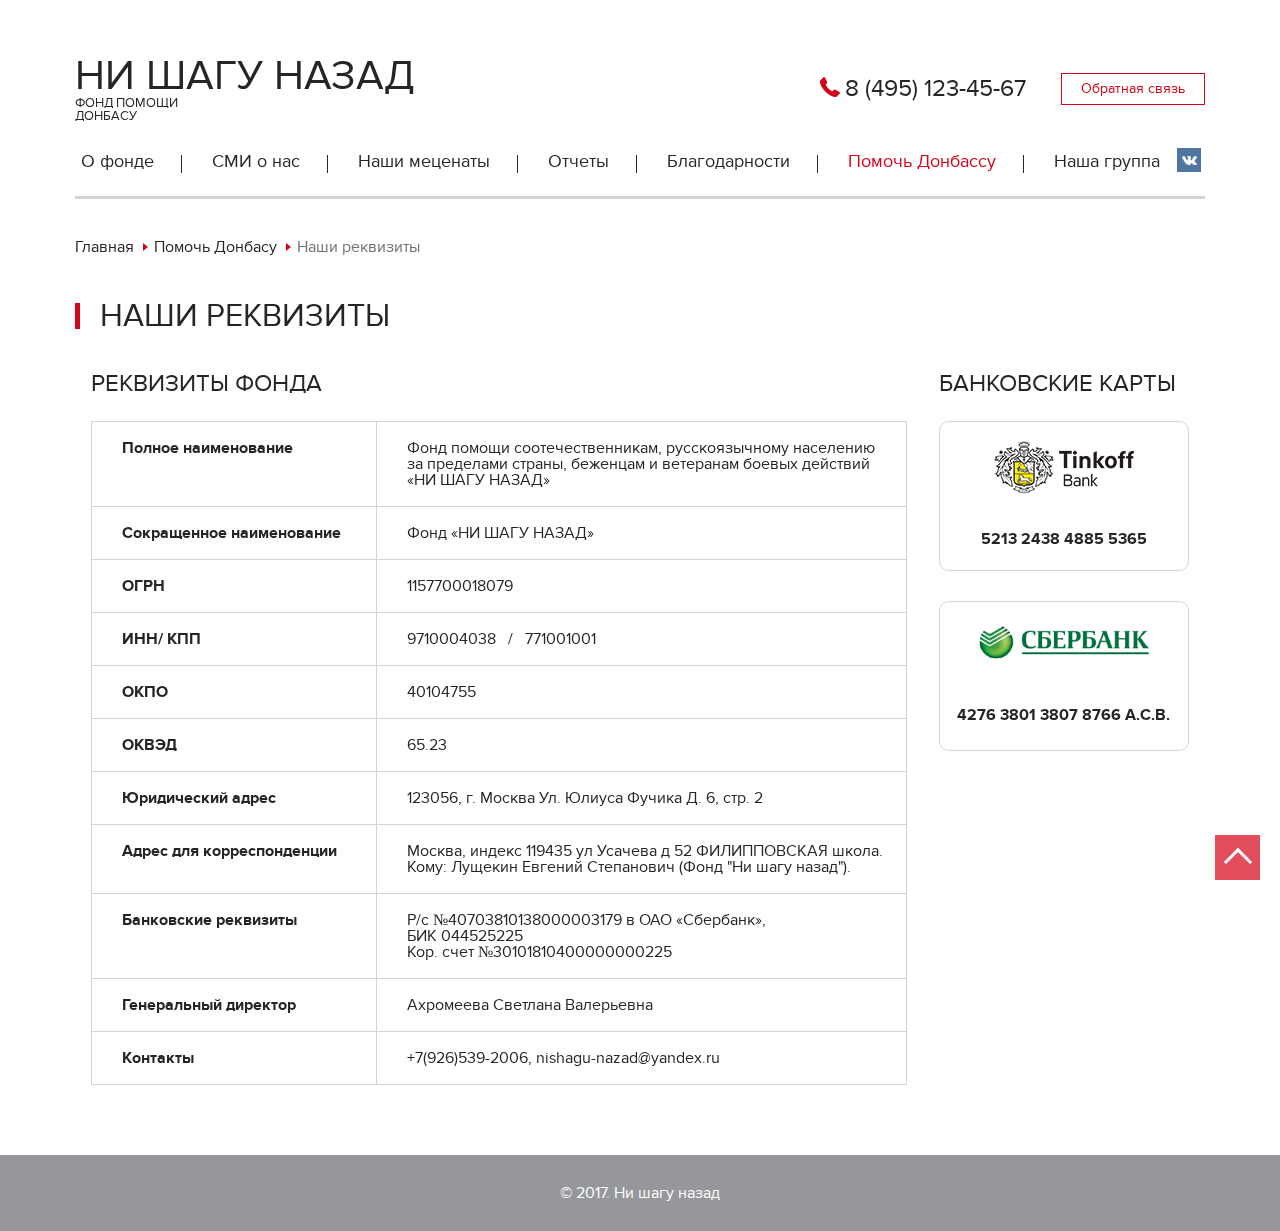
<file: requisites.html>
<!DOCTYPE html>     
 <html lang="ru">
 <head>
   <meta charset="UTF-8">
   <meta name="viewport" content="width=device-width">
   <meta name="robots" content="all">
   <meta property="og:title" content="" />
   <meta property="og:image" content="/img/logo.png" />
   <meta property="og:description" content="" />
   <meta name="description"  content="" />
   <meta name="keywords"  content="" />
 
 <link rel="apple-touch-icon" sizes="180x180" href="img/favicons/apple-touch-icon.png">
 <link rel="icon" type="image/png" href="img/favicons/favicon-32x32.png" sizes="32x32">
 <link rel="icon" type="image/png" href="img/favicons/favicon-16x16.png" sizes="16x16">
 <link rel="manifest" href="img/favicons/manifest.json">
 <link rel="mask-icon" href="img/favicons/safari-pinned-tab.svg" color="#5bbad5">
 <meta name="theme-color" content="#ffffff">
 
 
   <title>Ни шагу назад</title>

   <link rel="stylesheet" href="css/main.css">
   
 </head>
 
 <body>
 
 <!--[if lt IE 9]>
 <p class="browsehappy">Ваш браузер <strong>устарел</strong>. Пожалуйста<a href="
 http://browsehappy.com/">обновите</a>
 <![endif]-->
 
  <div class="wrapper">
    <header class="header">
      <div class="container"> 
        <div class="top-line">
          <div class="logo">
            <h1 class="logo__title">Ни шагу назад</h1>
            <div class="logo__descr">Фонд помощи<br>Донбасу</div>
          </div>
          <div class="callback">
            <a href="tel:+74951234567" class="callback__link">8 (495) 123-45-67</a>
            <a href="#recall" class="btn btn--clean recall">Обратная связь</a>
          </div>
        </div><!-- top-line -->
      
        <nav class="nav nav--inner">
          <button class="nav-toggle" type="button">Меню</button>
          <ul class="nav__list">
            <li class="nav__item">
              <a href="/" class="nav__link">О фонде</a>
            </li>
            <li class="nav__item">
              <a href="/" class="nav__link">СМИ о нас</a>
            </li>
            <li class="nav__item">
              <a href="/" class="nav__link">Наши меценаты</a>
            </li>

            <li class="nav__item nav__item--trigger">
              <a href="/" class="nav__link">Отчеты</a>

              <div class="dropdown">
                <ul class="nav__dropdown">
                  <li class="nav__dropdown-item">
                    <a href="#" class="nav__dropdown-link">Медицинские учреждения</a>
                  </li>
                  <li class="nav__dropdown-item">
                    <a href="#" class="nav__dropdown-link">Социальные учреждения</a>
                  </li>
                  <li class="nav__dropdown-item">
                    <a href="#" class="nav__dropdown-link">Ополчению</a>
                  </li>
                  <li class="nav__dropdown-item">
                    <a href="#" class="nav__dropdown-link">Семьям</a>
                  </li>
                  <li class="nav__dropdown-item">
                    <a href="#" class="nav__dropdown-link">Другим категориям</a>
                  </li>
                  <li class="nav__dropdown-item">
                    <a href="#" class="nav__dropdown-link">Акты передачи гум помощи</a>
                  </li>
                  <li class="nav__dropdown-item">
                    <a href="#" class="nav__dropdown-link">Отчет о фин поступлениях и тратах</a>
                  </li>
                </ul><!-- nav__dropdown -->
              </div>

            </li>

            <li class="nav__item">
              <a href="/" class="nav__link">Благодарности</a>
            </li>
            <li class="nav__item nav__item--trigger">
              <a class="nav__link   nav__link--active">Помочь Донбассу</a>

              <div class="dropdown">
                <ul class="nav__dropdown">
                  <li class="nav__dropdown-item">
                    <a href="#" class="nav__dropdown-link">Наши представительства</a>
                  </li>
                  <li class="nav__dropdown-item">
                    <a href="#" class="nav__dropdown-link">Стать волонтером</a>
                  </li>
                  <li class="nav__dropdown-item">
                    <a href="#" class="nav__dropdown-link nav__dropdown-link--active">Реквизиты</a>
                  </li>
                </ul><!-- nav__dropdown -->
              </div>

            </li>
            <li class="nav__item nav__item--vk">
              <a href="/" class="nav__link nav__link--vk">Наша группа</a>
            </li>
          </ul>
        </nav>

      </div><!-- /container -->  

    </header>
    
    <main class="main">
      <div class="container">

        <ul class="bredcrambs__list">
          <li class="bredcrambs__item">
            <a href="index.html" class="bredcrambs__link">Главная</a>
          </li>
          <li class="bredcrambs__item">
            <a href="index.html" class="bredcrambs__link">Помочь Донбасу</a>
          </li>        
          <li class="bredcrambs__item bredcrambs__item--active">Наши реквизиты</li>
        </ul>

        <h2 class="stn-title">Наши реквизиты</h2>
        
        <div class="requisites__container">
          
          <div class="requisites__main">
            <h3 class="stn-subtitle">Реквизиты фонда</h3>
            <table class="requisites__list">
              <tr>
                <td>Полное наименование</td>
                <td>Фонд помощи соотечественникам, русскоязычному населению за пределами страны, беженцам и ветеранам боевых действий «НИ&nbsp;ШАГУ&nbsp;НАЗАД»</td>
              </tr>
              <tr>
                <td>Сокращенное наименование</td>
                <td>Фонд «НИ&nbsp;ШАГУ&nbsp;НАЗАД»</td>
              </tr>
              <tr>
                <td>ОГРН</td>
                <td>1157700018079</td>
              </tr>
              <tr>
                <td>ИНН/ КПП</td>
                <td>9710004038 &nbsp; / &nbsp; 771001001</td>
              </tr>
              <tr>
                <td>ОКПО</td>
                <td>40104755</td>
              </tr>
              <tr>
                <td>ОКВЭД</td>
                <td>65.23</td>
              </tr>
              <tr>
                <td>Юридический адрес</td>
                <td>123056, г. Москва Ул. Юлиуса Фучика Д. 6, стр. 2</td>
              </tr>
              <tr>
                <td>Адрес для корреспонденции</td>
                <td>Москва, индекс 119435 ул Усачева д 52 ФИЛИППОВСКАЯ школа. Кому: Лущекин Евгений Степанович (Фонд "Ни шагу назад").</td>
              </tr>              
              <tr>
                <td>Банковские реквизиты</td>
                <td>Р/с №40703810138000003179 в ОАО «Сбербанк»,<br>
                    БИК 044525225<br>
                    Кор. счет №30101810400000000225</td>
              </tr>
              <tr>
                <td>Генеральный директор</td>
                <td>Ахромеева Светлана Валерьевна</td>
              </tr>
              <tr>
                <td>Контакты</td>
                <td><a href="tel:+79265392006">+7(926)539-2006</a>, <a href="mailto:nishagu-nazad@yandex.ru">nishagu-nazad@yandex.ru</a></td>
              </tr>
            </table>
          </div><!-- report__main -->

          <div class="requisites__aside">
            <h3 class="stn-subtitle">Банковские карты</h3>
            <div class="cards">
              <ul class="cards__list">
                <li class="cards__item">
                  <div class="cards__pic">
                    <img src="img/tinkoff.png" alt="Tinkoff banck">
                  </div>
                  <p>5213&nbsp;2438&nbsp;4885&nbsp;5365</p>
                </li>
                <li class="cards__item">
                  <div class="cards__pic"><img src="img/sber.png" alt="Сбербанк"></div>
                  <p> 4276&nbsp;3801&nbsp;3807&nbsp;8766&nbsp;А.С.В.</p>
                </li>
              </ul>
            </div>
          </div><!-- requisites__aside -->

        </div><!-- report__container -->

      </div><!-- CONTAINER -->

    </main><!-- MAIN -->

   </div><!-- /WRAPPER -->

   <footer class="footer">
     <div class="container">
       <div class="copyright">© 2017. Ни шагу назад</div>
     </div>
   </footer>

  <div class="callback-form">
    <form action="POST" id="recall" name="form-calback" class="form form-callback">
      <h3 class="form__title">Обратная связь</h3>
      <div class="form__text"><p>Наш консультант свяжется по e-mail или перезвонит Вам по телефону в течение одного - двух дней</p></div>
        <input type="text" id="name-callback" name="name-callback" class="form__input" placeholder="Ф.И.О." required>
        <input type="email" id="mail-callback" name="mail-callback" class="form__input" placeholder="Email">
        <input type="tel" data-input-mask="phone" id="tel-callback" name="phon" class="form__input" placeholder="Телефон" required>
      <button type="submit" class="btn btn--clean">Отправить</button> 
    </form>
  </div>

  <a href="#top" class="to-top-btn" data-target="anchor">Наверх!</a>
   <script src="https://ajax.googleapis.com/ajax/libs/jquery/2.2.4/jquery.min.js"></script>
  <script src="js/main-dist.js"></script>
 </body>
 </html>
</file>
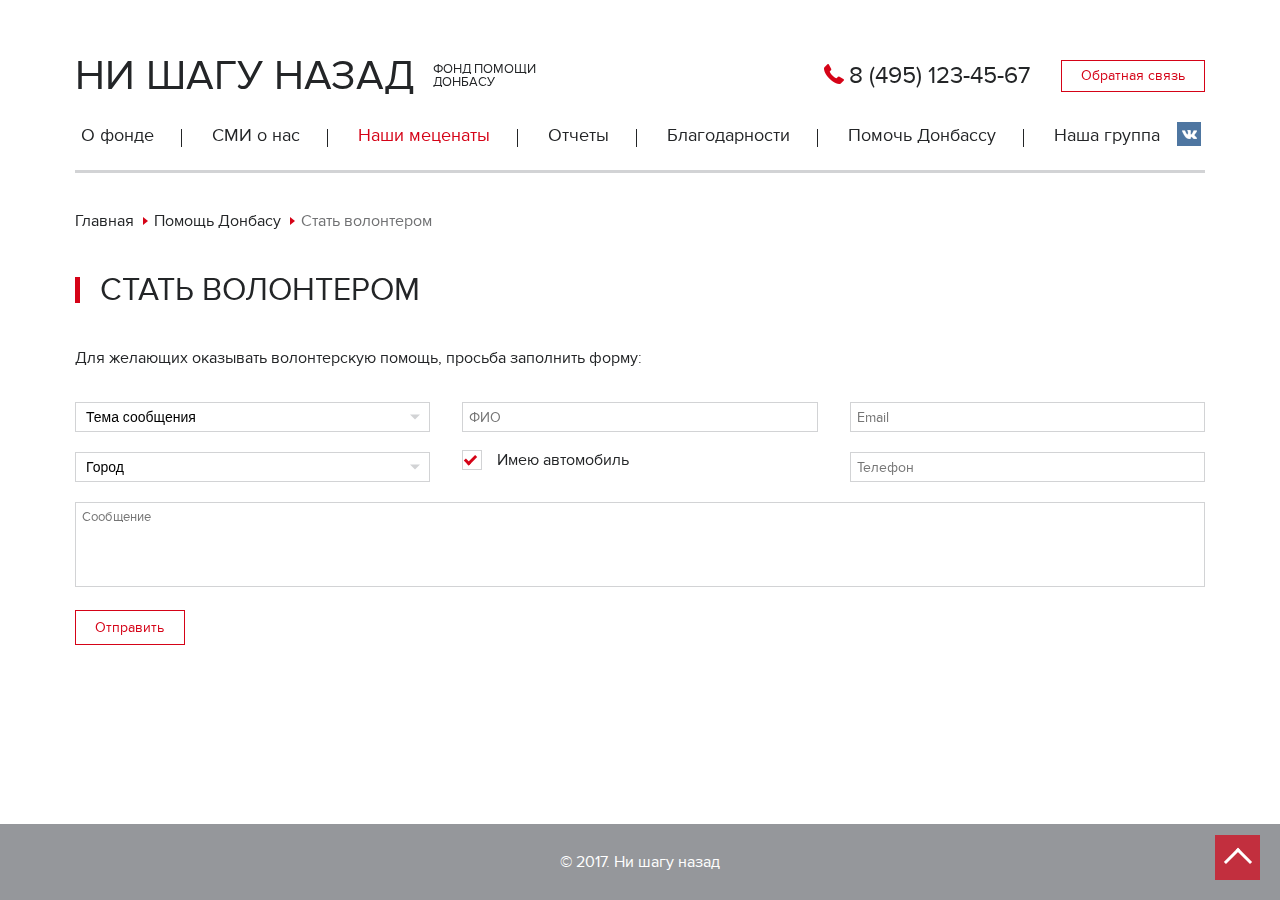
<file: volunteer.html>
<!DOCTYPE html>     
 <html lang="ru">
 <head>
   <meta charset="UTF-8">
   <meta name="viewport" content="width=device-width">
   <meta name="robots" content="all">
   <meta property="og:title" content="" />
   <meta property="og:image" content="/img/logo.png" />
   <meta property="og:description" content="" />
   <meta name="description"  content="" />
   <meta name="keywords"  content="" />
 
 <link rel="apple-touch-icon" sizes="180x180" href="img/favicons/apple-touch-icon.png">
 <link rel="icon" type="image/png" href="img/favicons/favicon-32x32.png" sizes="32x32">
 <link rel="icon" type="image/png" href="img/favicons/favicon-16x16.png" sizes="16x16">
 <link rel="manifest" href="img/favicons/manifest.json">
 <link rel="mask-icon" href="img/favicons/safari-pinned-tab.svg" color="#5bbad5">
 <meta name="theme-color" content="#ffffff">
 
 
   <title>Ни шагу назад</title>

   <link rel="stylesheet" href="css/main.css">
   
 </head>
 
 <body>
 
 <!--[if lt IE 9]>
 <p class="browsehappy">Ваш браузер <strong>устарел</strong>. Пожалуйста<a href="
 http://browsehappy.com/">обновите</a>
 <![endif]-->
 
  <div class="wrapper" id="top">
    <header class="header">
      <div class="container"> 
        <div class="top-line">
          <div class="logo">
            <a href="/" class="logo__link">
              <h1 class="logo__title">Ни шагу назад</h1>
              <div class="logo__descr">Фонд помощи<br>Донбасу</div>
            </a>
          </div>
          <div class="callback">
            <a href="tel:+74951234567" class="callback__link">8 (495) 123-45-67</a>
            <a href="#recall" class="btn btn--clean recall">Обратная связь</a>
          </div>
        </div><!-- top-line -->
      
        <nav class="nav nav--inner">
          <button class="nav-toggle" type="button">Меню</button>
          <ul class="nav__list">
            <li class="nav__item">
              <a href="about.html" class="nav__link">О фонде</a>
            </li>
            <li class="nav__item">
              <a href="press.html" class="nav__link">СМИ о нас</a>
            </li>
            <li class="nav__item">
              <a class="nav__link nav__link--active">Наши меценаты</a>
            </li>

            <li class="nav__item nav__item--trigger">
              <a href="reports.html" class="nav__link">Отчеты</a>

              <div class="dropdown">
                <ul class="nav__dropdown">
                  <li class="nav__dropdown-item">
                    <a href="#" class="nav__dropdown-link">Медицинские учреждения</a>
                  </li>
                  <li class="nav__dropdown-item">
                    <a href="#" class="nav__dropdown-link">Социальные учреждения</a>
                  </li>
                  <li class="nav__dropdown-item">
                    <a href="#" class="nav__dropdown-link">Ополчению</a>
                  </li>
                  <li class="nav__dropdown-item">
                    <a href="#" class="nav__dropdown-link">Семьям</a>
                  </li>
                  <li class="nav__dropdown-item">
                    <a href="#" class="nav__dropdown-link">Другим категориям</a>
                  </li>
                  <li class="nav__dropdown-item">
                    <a href="#" class="nav__dropdown-link">Акты передачи гум помощи</a>
                  </li>
                  <li class="nav__dropdown-item">
                    <a href="#" class="nav__dropdown-link">Отчет о фин поступлениях и тратах</a>
                  </li>
                </ul><!-- nav__dropdown -->
              </div>

            </li>

            <li class="nav__item">
              <a href="gratitude.html" class="nav__link">Благодарности</a>
            </li>
            <li class="nav__item nav__item--trigger">
              <a href="#" class="nav__link">Помочь Донбассу</a>

              <div class="dropdown">
                <ul class="nav__dropdown">
                  <li class="nav__dropdown-item">
                    <a href="#" class="nav__dropdown-link">Наши представительства</a>
                  </li>
                  <li class="nav__dropdown-item">
                    <a href="volunteer.html" class="nav__dropdown-link">Стать волонтером</a>
                  </li>
                  <li class="nav__dropdown-item">
                    <a href="requisites.html" class="nav__dropdown-link">Реквизиты</a>
                  </li>
                </ul><!-- nav__dropdown -->
              </div>

            </li>
            <li class="nav__item nav__item--vk">
              <a href="/" class="nav__link nav__link--vk">Наша группа</a>
            </li>
          </ul>
        </nav>

      </div><!-- /container -->  

    </header>
    
    <main class="main volunteer">
      <div class="container">

        <ul class="bredcrambs__list">
          <li class="bredcrambs__item">
            <a href="index.html" class="bredcrambs__link">Главная</a>
          </li>
          <li class="bredcrambs__item">
            <a href="index.html" class="bredcrambs__link">Помощь Донбасу</a>
          </li>
          <li class="bredcrambs__item bredcrambs__item--active">Стать волонтером</li>
        </ul>

        <h2 class="stn-title">Стать волонтером</h2>

        <div class="page-text">
          <p>Для желающих оказывать волонтерскую помощь, просьба заполнить форму:</p>
        </div>

        <div class="volunteer__form-wrapper">
          <form action="/" method="POST" name="volunteer__form" id="volunteer__form" class="volunteer__form">
            <div class="form-row row">
              <div class="form-col form-col--4">
                <div class="select-wrapper">
                  <select name="subgect-message" id="subgect-message" name="subgect-message" class="form__select">
                    <option value="topic" selected="selected">Тема сообщения</option>
                    <option value="topic1">Социальные учреждения</option>
                    <option value="topic2">Ополчение</option>
                    <option value="topic3">Семьи</option>
                    <option value="topic4">Другое</option>
                  </select>
                </div>                
              </div>            
              <div class="form-col form-col--4">
                <input type="text" name="name" class="form__input" placeholder="ФИО">
              </div>
              <div class="form-col form-col--4">
                <input type="email" name="email" class="form__input" placeholder="Email">
              </div>
            </div>
            <div class="form-row row">
              <div class="form-col form-col--4">
                <div class="select-wrapper">
                  <select name="city" id="city" class="form__select" neame="city">
                    <option value="city" selected="selected">Город</option>
                    <option value="city1">Москва</option>
                    <option value="city2">С-Петербург</option> 
                    <option value="city3">Омск</option>
                    <option value="city4">Новосибирск</option>
                  </select>
                </div>                
              </div>            
              <div class="form-col form-col--4">
                <input type="checkbox" name="car" id="car" class="vhidden" checked>
                <label class="form__label-box" for="car">Имею автомобиль</label>
              </div>
              <div class="form-col form-col--4">
                <input type="tel" name="tel" class="form__input" placeholder="Телефон">
              </div>
            </div>
            <div class="form-row row">
              <div class="form-col form-col--12">
                <textarea name="message" id="message" class="form__message" placeholder="Сообщение"></textarea>
              </div>
            </div>
            <div class="form-row row">
              <div class="form-col form-col--12">
                <button class="btn btn--clean" type="submit">Отправить</button>
              </div>
            </div>
          </form>

        </div><!-- /form-wrapper -->

      </div><!-- /container -->
    </main><!-- MAIN -->

   </div><!-- /WRAPPER -->

   <footer class="footer">
     <div class="container">
       <div class="copyright">© 2017. Ни шагу назад</div>
     </div>
   </footer>

  <div class="callback-form">
    <form action="POST" id="recall" name="form-calback" class="form form-callback">
      <h3 class="form__title">Обратная связь</h3>
      <div class="form__text"><p>Наш консультант свяжется по e-mail или перезвонит Вам по телефону в течение одного - двух дней</p></div>
        <input type="text" id="name-callback" name="name-callback" class="form__input" placeholder="Ф.И.О." required>
        <input type="email" id="mail-callback" name="mail-callback" class="form__input" placeholder="Email">
        <input type="tel" data-input-mask="phone" id="tel-callback" name="phon" class="form__input" placeholder="Телефон" required>
      <button type="submit" class="btn btn--clean">Отправить</button> 
    </form>
  </div>

  <a href="#top" class="to-top-btn" data-target="anchor">Наверх!</a>
   <script src="https://ajax.googleapis.com/ajax/libs/jquery/2.2.4/jquery.min.js"></script>
  <script src="js/main-dist.js"></script>
 </body>
 </html>
</file>
<file: css/main.css>
@charset "UTF-8";
/*respond*/
/* 
html5doctor.com Reset Stylesheet
v1.6.1
Last Updated: 2010-09-17
Author: Richard Clark - http://richclarkdesign.com 
Twitter: @rich_clark
*/
*, *:before, *:after {
  margin: 0;
  padding: 0;
  -webkit-box-sizing: border-box;
  box-sizing: border-box; }

h1, h2, h3, h4, h5, h6 {
  font-weight: normal;
  word-wrap: break-word; }

html, body, div, span, object, iframe,
h1, h2, h3, h4, h5, h6, p, blockquote, pre,
abbr, address, cite, code,
del, dfn, em, ins, kbd, q, samp,
small, strong, sub, sup, var,
b, i,
dl, dt, dd, ol, ul, li,
fieldset, form, label, legend,
table, caption, tbody, tfoot, thead, tr, th, td,
article, aside, canvas, details, figcaption, figure,
footer, header, hgroup, menu, nav, section, summary,
time, mark, audio, video {
  border: 0;
  outline: 0;
  vertical-align: baseline;
  background: transparent; }

h1 {
  font-weight: light; }

body {
  line-height: 1; }

article, aside, details, figcaption, figure,
footer, header, hgroup, menu, nav, section {
  display: block; }

nav ul, ul, ol {
  list-style: none; }

blockquote, q {
  quotes: none; }

blockquote:before, blockquote:after,
q:before, q:after {
  content: '';
  content: none; }

a {
  margin: 0;
  padding: 0;
  font-size: 100%;
  color: inherit;
  vertical-align: baseline;
  background: transparent;
  text-decoration: none;
  display: inline-block;
  outline: none !important; }

/* change colours to suit your needs */
ins {
  background-color: #ff9;
  color: #000;
  text-decoration: none; }

/* change colours to suit your needs */
mark {
  background-color: #ff9;
  color: #000;
  font-style: italic;
  font-weight: bold; }

del {
  text-decoration: line-through; }

abbr[title], dfn[title] {
  border-bottom: 1px dotted;
  cursor: help; }

table {
  border-collapse: collapse;
  border-spacing: 0; }

/* change border colour to suit your needs */
input, select {
  vertical-align: middle; }

textarea {
  overflow: auto;
  resize: none; }

input:focus:-ms-input-placeholder {
  color: transparent; }

input:focus::-moz-placeholder {
  color: transparent; }

input:focus:-moz-placeholder {
  color: transparent; }

input:focus::-webkit-input-placeholder {
  color: transparent; }

input:focus:placeholder-shown {
  color: transparent; }

textarea:focus:-ms-input-placeholder {
  color: transparent; }

textarea:focus::-moz-placeholder {
  color: transparent; }

textarea:focus:-moz-placeholder {
  color: transparent; }

textarea:focus::-webkit-input-placeholder {
  color: transparent; }

textarea:focus:placeholder-shown {
  color: transparent; }

ul, ol {
  list-style: none; }

label, button {
  cursor: pointer; }

button {
  border: none;
  outline: none !important;
  background: transparent;
  font-family: inherit; }
  button:focus, button:active {
    outline: none !important; }

/*Адаптивность картинок и видео*/
.vidres {
  height: 0;
  overflow: hidden;
  padding-bottom: 56.25%;
  position: relative; }

.vidres iframe, .vidres embed, .vidres object {
  width: 100%;
  height: 100%;
  position: absolute;
  top: 0;
  left: 0; }

img {
  max-width: 100%;
  height: auto;
  border: none;
  outline: none;
  font-size: 0;
  background: transparent;
  display: block; }

/* Generated by Font Squirrel (https://www.fontsquirrel.com) on March 2, 2017 */
@font-face {
  font-family: 'proxima';
  src: url("../fonts/proximanova-bold.eot");
  src: url("../fonts/proximanova-bold.eot?#iefix") format("embedded-opentype"), url("../fonts/proximanova-bold.woff2") format("woff2"), url("../fonts/proximanova-bold.woff") format("woff"), url("../fonts/proximanova-bold.svg#proxima_nova_rgbold") format("svg");
  font-weight: bold;
  font-style: normal; }

@font-face {
  font-family: 'proxima';
  src: url("../fonts/proximanova-reg.eot");
  src: url("../fonts/proximanova-reg.eot?#iefix") format("embedded-opentype"), url("../fonts/proximanova-reg.woff2") format("woff2"), url("../fonts/proximanova-reg.woff") format("woff"), url("../fonts/proximanova-reg.svg#proxima_nova_rgregular") format("svg");
  font-weight: normal;
  font-style: normal; }

@font-face {
  font-family: 'proxima';
  src: url("../fonts/proximanova-light.eot");
  src: url("../fonts/proximanova-light.eot?#iefix") format("embedded-opentype"), url("../fonts/proximanova-light.woff2") format("woff2"), url("../fonts/proximanova-light.woff") format("woff"), url("../fonts/proximanova-light.svg#proxima_nova_ltlight") format("svg");
  font-weight: 300;
  font-style: normal; }

body, html {
  width: 100%;
  height: 100%; }

html {
  position: relative;
  line-height: 1.42;
  font-family: "proxima";
  font-weight: normal;
  color: #232527;
  -webkit-font-smoothing: subpixel-antialiased !important;
  -webkit-backface-visibility: hidden;
  backface-visibility: hidden; }

.wrapper {
  position: relative;
  overflow: hidden;
  min-width: 320px;
  min-height: calc(100% - 76px); }

section {
  padding: 76px 0; }

p {
  padding-bottom: 15px;
  line-height: 1.62; }
  p:last-of-type {
    padding-bottom: 0; }

.main {
  padding: 30px 0 70px 0; }

.stn-title {
  position: relative;
  padding-left: 25px;
  margin-bottom: 40px;
  font-size: 2em;
  text-transform: uppercase; }
  @media (max-width: 500px) {
    .stn-title {
      font-size: 1.7em; } }
  .stn-title:before {
    content: '';
    position: absolute;
    left: 0;
    top: 3px;
    bottom: 3px;
    width: 5px;
    background: #d50317; }

.stn-subtitle {
  margin-bottom: 25px;
  font-size: 1.5em;
  text-transform: uppercase;
  font-weight: normal; }

.container {
  max-width: 1170px;
  min-width: 320px;
  margin: 0 auto;
  padding: 0 20px; }

.top-line, .title-wrap, .help__list, .gratitude__list {
  display: -webkit-box;
  display: -webkit-flex;
  display: -ms-flexbox;
  display: flex;
  -webkit-box-pack: justify;
  -webkit-justify-content: space-between;
  -ms-flex-pack: justify;
  justify-content: space-between;
  -webkit-flex-wrap: wrap;
  -ms-flex-wrap: wrap;
  flex-wrap: wrap; }

.vhidden {
  border: 0;
  clip: rect(0 0 0 0);
  height: 1px;
  margin: -1px;
  overflow: hidden;
  padding: 0;
  position: absolute;
  width: 1px; }

.accent {
  color: #d50317; }

/* [class*=col-] {
  @include breakpoint($sm) {
    margin-bottom: 20px;
    &:last-of-type {
      margin-bottom: 0;
    }
  }
} */
.header {
  padding-top: 55px; }
  @media (max-width: 900px) {
    .header {
      padding-top: 30px; } }

.top-line {
  margin-bottom: 20px; }

.logo__link {
  display: -webkit-box;
  display: -webkit-flex;
  display: -ms-flexbox;
  display: flex;
  -webkit-box-align: center;
  -webkit-align-items: center;
  -ms-flex-align: center;
  align-items: center;
  -webkit-flex-wrap: wrap;
  -ms-flex-wrap: wrap;
  flex-wrap: wrap; }
  @media (max-width: 800px) {
    .logo__link {
      margin-bottom: 30px; } }

.logo__title {
  margin-right: 19px;
  font-weight: normal;
  text-transform: uppercase;
  font-size: 2.625em;
  white-space: nowrap; }
  @media (max-width: 1170px) {
    .logo__title {
      font-size: 2em; } }

.logo__descr {
  font-size: 0.8125em;
  text-transform: uppercase; }

.callback {
  -webkit-box-flex: 1;
  -webkit-flex: 1 1 50%;
  -ms-flex: 1 1 50%;
  flex: 1 1 50%;
  display: -webkit-box;
  display: -webkit-flex;
  display: -ms-flexbox;
  display: flex;
  -webkit-box-pack: end;
  -webkit-justify-content: flex-end;
  -ms-flex-pack: end;
  justify-content: flex-end;
  -webkit-box-align: center;
  -webkit-align-items: center;
  -ms-flex-align: center;
  align-items: center;
  -webkit-flex-wrap: wrap;
  -ms-flex-wrap: wrap;
  flex-wrap: wrap; }
  @media (max-width: 900px) {
    .callback {
      -webkit-box-pack: start;
      -webkit-justify-content: flex-start;
      -ms-flex-pack: start;
      justify-content: flex-start; } }

.callback__link {
  position: relative;
  padding-left: 35px;
  margin-right: 4.5%;
  font-size: 1.5em;
  color: inherit;
  white-space: nowrap; }
  @media (max-width: 419px) {
    .callback__link {
      margin-bottom: 20px; } }
  .callback__link:before {
    content: '';
    position: absolute;
    left: 10px;
    height: 20px;
    width: 20px;
    background: url(../img/icons/sprites.png) no-repeat 0 -181px; }

.nav-toggle {
  display: none; }
  @media (max-width: 1170px) {
    .nav-toggle {
      display: block; } }

.nav--inner {
  border-bottom: 3px solid #d2d3d5; }

.nav__list {
  position: relative;
  display: -webkit-box;
  display: -webkit-flex;
  display: -ms-flexbox;
  display: flex;
  -webkit-box-pack: start;
  -webkit-justify-content: flex-start;
  -ms-flex-pack: start;
  justify-content: flex-start;
  -webkit-flex-wrap: wrap;
  -ms-flex-wrap: wrap;
  flex-wrap: wrap; }
  @media (max-width: 1170px) {
    .nav__list {
      display: none; } }

.nav__item {
  padding: 0 5px; }
  .nav__item:last-child:after {
    display: none; }
  .nav__item:last-child:hover .nav__link {
    background: initial;
    color: initial; }
  .nav__item:first-child {
    padding-left: 0; }
    .nav__item:first-child .nav__link {
      padding-left: 6px; }
  .nav__item:hover .nav__link {
    background: #d50317;
    color: #fff; }

.nav__link {
  position: relative;
  display: block;
  padding: 10px 24px 25px 24px;
  font-size: 1.125em;
  -webkit-transition: 0.3s;
  -o-transition: 0.3s;
  transition: 0.3s; }
  .nav__link:after {
    content: '';
    display: block;
    position: absolute;
    right: -4px;
    top: 40%;
    -webkit-transform: translateY(-50%);
    -ms-transform: translateY(-50%);
    transform: translateY(-50%);
    height: 18px;
    width: 1px;
    background: #232527; }
  .nav__link--active {
    color: #d50317; }
  .nav__link--vk {
    padding: 10px 38px 10px 24px; }
    .nav__link--vk:after {
      content: '';
      position: absolute;
      top: 45%;
      right: -3px;
      -webkit-transform: translateY(-50%);
      -ms-transform: translateY(-50%);
      transform: translateY(-50%);
      display: block;
      width: 24px;
      height: 24px;
      background: url(../img/icons/sprites.png) no-repeat 0 -137px; }

/*dropdawn*/
.dropdown {
  position: absolute;
  left: 9999px;
  width: 100%;
  opacity: 0;
  z-index: -1;
  padding: 20px 0;
  background: #fff;
  border-top: 3px solid transparent; }

.nav__dropdown {
  -webkit-column-count: 4;
  -moz-column-count: 4;
  column-count: 4; }

.nav__dropdown-item .nav__dropdown-link:hover {
  background: transparent;
  color: #d50317; }

.nav__dropdown-link {
  display: block;
  padding: 9px 0; }
  .nav__dropdown-link:after {
    display: none; }
  .nav__dropdown-link--active {
    color: #d50317; }

.nav__item:hover > .nav__link ~ .dropdown {
  left: 0;
  opacity: 1;
  z-index: 100;
  border-top: 3px solid #d50317; }

/*responsiv*/
.nav__list--active {
  display: -webkit-box;
  display: -webkit-flex;
  display: -ms-flexbox;
  display: flex;
  -webkit-box-orient: vertical;
  -webkit-box-direction: normal;
  -webkit-flex-direction: column;
  -ms-flex-direction: column;
  flex-direction: column; }
  .nav__list--active .nav__item:first-child .nav__link {
    padding-left: 24px; }
  .nav__list--active .nav__item--trigger .nav__link:after {
    content: '';
    display: block;
    position: absolute;
    top: 50%;
    right: 20px;
    width: 10px;
    height: 10px;
    background: transparent;
    border-right: 2px solid #d50317;
    border-bottom: 2px solid #d50317;
    -webkit-transform: translateY(-50%) rotate(-45deg);
    -ms-transform: translateY(-50%) rotate(-45deg);
    transform: translateY(-50%) rotate(-45deg); }
  .nav__list--active .nav__link {
    padding: 17px 24px; }
    .nav__list--active .nav__link:after {
      display: none; }
  .nav__list--active .nav__dropdown {
    -webkit-column-count: auto;
    -moz-column-count: auto;
    column-count: auto; }
  .nav__list--active .nav__item:hover > .nav__link ~ .dropdown {
    position: relative;
    left: 0;
    opacity: 1;
    z-index: 100; }
  .nav__list--active .nav__link--vk:after {
    display: block; }

/* bredcrambs */
.bredcrambs__list {
  margin-bottom: 35px;
  font-size: 0; }

.bredcrambs__item {
  position: relative;
  display: inline-block;
  vertical-align: middle;
  font-size: initial; }
  .bredcrambs__item:after {
    content: '';
    position: absolute;
    top: 50%;
    -webkit-transform: translateY(-50%);
    -ms-transform: translateY(-50%);
    transform: translateY(-50%);
    right: 6px;
    width: 0;
    height: 0;
    border-style: solid;
    border-width: 4px 0 4px 5px;
    border-color: transparent transparent transparent #d50317; }
  .bredcrambs__item--active {
    color: #707173; }
  .bredcrambs__item:last-child:after {
    display: none; }

.bredcrambs__link {
  position: relative;
  padding: 10px 20px 10px 0; }

.title-wrap {
  -webkit-box-align: center;
  -webkit-align-items: center;
  -ms-flex-align: center;
  align-items: center;
  margin-bottom: 40px; }
  .title-wrap .stn-title {
    margin-bottom: 0; }

.help {
  background-color: #f2f3f5; }

.help__list {
  margin: 70px auto 0 auto;
  text-align: center; }

.help__item {
  -webkit-box-flex: 1;
  -webkit-flex: 1 1 25%;
  -ms-flex: 1 1 25%;
  flex: 1 1 25%; }

.help__pic {
  position: relative;
  width: 130px;
  height: 130px;
  margin: 0 auto 30px auto;
  border: 6px solid #d2d3d5;
  border-radius: 100%;
  overflow: hidden; }
  .help__pic img {
    position: absolute;
    top: 50%;
    left: 50%;
    -webkit-transform: translate(-50%, -50%);
    -ms-transform: translate(-50%, -50%);
    transform: translate(-50%, -50%); }

.gratitude__text {
  -webkit-box-flex: 1;
  -webkit-flex: 1 1 460px;
  -ms-flex: 1 1 460px;
  flex: 1 1 460px; }

.gratitude__item {
  -webkit-box-flex: 1;
  -webkit-flex: 1 1 150px;
  -ms-flex: 1 1 150px;
  flex: 1 1 150px;
  margin: 10px;
  max-width: 45%;
  -webkit-box-shadow: 0px 0px 6px rgba(0, 0, 0, 0.5);
  box-shadow: 0px 0px 6px rgba(0, 0, 0, 0.5); }
  @media (max-width: 500px) {
    .gratitude__item {
      max-width: 100%; } }
  .gratitude__item img {
    width: 100%;
    height: 100%;
    -o-object-fit: cover;
    object-fit: cover; }

.thank {
  background-color: #f2f3f5; }
  .thank .row, .thank .about__gallery, .thank .report__container, .thank .press__container, .thank .requisites__container {
    -webkit-box-align: center;
    -webkit-align-items: center;
    -ms-flex-align: center;
    align-items: center; }

.thank__item {
  margin-bottom: 40px;
  font-size: 1.875em;
  text-transform: uppercase; }

.footer {
  padding: 30px 0;
  background: #95979b;
  color: #fff;
  text-align: center; }

.slider {
  min-height: 510px; }

.slider__item {
  position: relative;
  min-height: 510px !important;
  border: 1px solid transparent;
  background: url(../img/slider.jpg) no-repeat center center/cover; }

.slider__info {
  position: relative;
  max-width: 28.125em;
  padding: 4em 3.563em 3em 3.563em;
  margin: 6% auto auto 10%;
  background: rgba(255, 255, 255, 0.7); }
  .slider__info:after {
    position: absolute;
    content: '';
    display: block;
    left: 0;
    bottom: -30px;
    width: 100%;
    border-style: solid;
    border-width: 0 0 30px 28em;
    border-color: transparent transparent transparent rgba(255, 255, 255, 0.7); }
  @media (max-width: 500px) {
    .slider__info {
      padding: 2em;
      margin: 20% 2%; } }

.slider__lead {
  font-size: 2em;
  text-transform: uppercase; }
  @media (max-width: 900px) {
    .slider__lead {
      font-size: 1.8em; } }

.slider__text {
  color: #d50317;
  font-size: 3em; }
  @media (max-width: 900px) {
    .slider__text {
      font-size: 1.5em; } }

.slick-dots {
  font-size: 0; }

.slick-dots li {
  display: inline-block;
  padding: 10px 15px;
  cursor: pointer;
  -webkit-transition: 0.3s;
  -o-transition: 0.3s;
  transition: 0.3s; }
  .slick-dots li button {
    width: 10px;
    height: 10px;
    font-size: 0;
    background-color: #b0b3b8; }
  .slick-dots li:hover button, .slick-dots li.slick-active button {
    background: #d50317; }

.main-next, .main-prev {
  position: absolute;
  top: 50%;
  width: 35px;
  height: 35px;
  border-left: 6px solid #fff;
  border-bottom: 6px solid #fff;
  z-index: 2; }

.main-prev {
  left: 25px;
  -webkit-transform: rotate(45deg);
  -ms-transform: rotate(45deg);
  transform: rotate(45deg); }

.main-next {
  right: 25px;
  -webkit-transform: rotate(-135deg);
  -ms-transform: rotate(-135deg);
  transform: rotate(-135deg); }

.maecenas__list {
  max-width: 1140px;
  text-align: center;
  margin: 0 auto; }

.maecenas__item {
  position: relative;
  width: 233px;
  height: 150px !important;
  margin: 25px;
  -webkit-box-shadow: 0px 0px 10px rgba(0, 0, 0, 0.5);
  box-shadow: 0px 0px 10px rgba(0, 0, 0, 0.5); }
  .maecenas__item img {
    max-width: 100%;
    position: absolute;
    top: 50%;
    left: 50%;
    -webkit-transform: translate(-50%, -50%);
    -ms-transform: translate(-50%, -50%);
    transform: translate(-50%, -50%); }

.report__slider {
  border-bottom: 1px solid #d2d3d5;
  margin-bottom: 40px; }
  .report__slider .slick-dots {
    text-align: center;
    padding: 10px 0; }

.btn {
  font-size: 87.5%;
  padding: 0.563em 1.375em;
  border: 1px solid;
  -webkit-transition: 0.3s;
  -o-transition: 0.3s;
  transition: 0.3s; }
  .btn--clean {
    color: #d50317; }
    .btn--clean:hover {
      color: #fff;
      background: #d50317; }
  .btn--fill {
    color: #fff;
    background: #d50317;
    border-color: #d50317; }
    .btn--fill:hover {
      color: #d50317;
      background: #fff; }
  .btn--center {
    position: relative;
    left: 50%;
    -webkit-transform: translateX(-50%);
    -ms-transform: translateX(-50%);
    transform: translateX(-50%); }

.to-top-btn {
  position: fixed;
  right: 20px;
  bottom: 20px;
  width: 45px;
  height: 45px;
  background: rgba(213, 3, 23, 0.7);
  overflow: hidden;
  text-indent: 9999px;
  -webkit-transition: 0.3s;
  -o-transition: 0.3s;
  transition: 0.3s; }
  .to-top-btn:after {
    content: '';
    position: absolute;
    top: 60%;
    left: 50%;
    -webkit-transform: translate(-50%, -50%) rotate(135deg);
    -ms-transform: translate(-50%, -50%) rotate(135deg);
    transform: translate(-50%, -50%) rotate(135deg);
    width: 20px;
    height: 20px;
    border-bottom: 3px solid #fff;
    border-left: 3px solid #fff; }
  .to-top-btn:hover {
    background: #d50317; }

/*MENU button*/
.nav-toggle {
  position: relative;
  width: 100%;
  padding: 10px 0;
  margin-bottom: 10px;
  font-size: 1.2em;
  color: #d50317;
  text-align: initial;
  -webkit-transition: 0.3s;
  -o-transition: 0.3s;
  transition: 0.3s; }
  .nav-toggle:after {
    content: '';
    display: block;
    position: absolute;
    top: 50%;
    right: 20px;
    width: 20px;
    height: 20px;
    background: transparent;
    border-right: 2px solid #d50317;
    border-bottom: 2px solid #d50317;
    -webkit-transform: translateY(-50%) rotate(-45deg);
    -ms-transform: translateY(-50%) rotate(-45deg);
    transform: translateY(-50%) rotate(-45deg); }

/*maecenas-page__filter*/
.btn-filter {
  padding: 5px;
  font-size: initial; }

.filter-icon {
  display: inline-block;
  vertical-align: middle;
  text-indent: 100%;
  white-space: nowrap;
  overflow: hidden;
  width: 25px;
  height: 25px;
  margin-right: 10px;
  background: url(../img/icons/sprites.png) no-repeat; }
  .filter-icon--muney {
    background-position: 0 0; }
  .filter-icon--product {
    background-position: 0 -92px; }
  .filter-icon--relapse {
    background-position: 0 -46px; }

.filter-icon-summ {
  display: inline-block;
  vertical-align: middle;
  padding: 5px 10px;
  border: 2px solid;
  margin-right: 10px;
  border-radius: 25px;
  font-size: 14px;
  font-weight: bold;
  color: #b0b3b8; }

.callback-form {
  display: none; }

.form-callback {
  position: relative;
  max-width: 556px;
  padding: 60px 70px;
  margin: 0 auto;
  border: 1px solid #d2d3d5;
  background: #fff; }
  @media (max-width: 500px) {
    .form-callback {
      padding: 30px 40px; } }

.form__title {
  margin-bottom: 20px;
  font-size: 1.5em;
  text-transform: uppercase;
  font-weight: 500; }

.form__text {
  margin-bottom: 20px; }

.form__input {
  display: block;
  width: 85%;
  padding: 6px;
  margin-bottom: 25px;
  border: 1px solid #d2d3d5;
  font-size: 0.9em; }

.form__input::-webkit-input-placeholder, .form__message {
  opacity: 1;
  font-family: "proxima"; }

.form__input::-moz-placeholder, .form__message {
  opacity: 1;
  font-family: "proxima"; }

.form__input:-ms-input-placeholder, .form__message {
  opacity: 1;
  font-family: "proxima"; }

.form__input::placeholder, .form__message {
  opacity: 1;
  font-family: "proxima"; }

.form-callback button.mfp-close {
  font-size: 48px; }

/* form-filtres */
.form-filtres__label {
  display: block;
  margin-bottom: 10px;
  font-size: 1.125em;
  text-transform: uppercase;
  cursor: pointer; }

.form-row {
  -webkit-box-pack: justify;
  -webkit-justify-content: space-between;
  -ms-flex-pack: justify;
  justify-content: space-between; }

.form-col {
  margin-bottom: 20px; }
  .form-col--4 {
    padding: 0 20px; }
    @media (max-width: 800px) {
      .form-col--4 {
        padding: 0 !important;
        width: 100%;
        -webkit-box-flex: 1;
        -webkit-flex: 1 1 100%;
        -ms-flex: 1 1 100%;
        flex: 1 1 100%; } }
  @media (max-width: 900px) {
    .form-col--2 {
      margin-bottom: 0; } }
  @media (max-width: 800px) {
    .form-col--2 {
      width: 100%;
      -webkit-box-flex: 1;
      -webkit-flex: 1 1 100%;
      -ms-flex: 1 1 100%;
      flex: 1 1 100%; } }
  .form-col--2:last-child {
    -webkit-align-self: flex-end;
    -ms-flex-item-align: end;
    align-self: flex-end;
    text-align: right; }
    @media (max-width: 800px) {
      .form-col--2:last-child {
        margin-top: 20px; } }
  @media (max-width: 800px) {
    .form-col--12 {
      padding: 0 !important; } }

.select-wrapper {
  position: relative;
  width: 100%;
  height: 30px;
  background: #ffffff; }
  .select-wrapper:after {
    content: '';
    position: absolute;
    top: 50%;
    right: 10px;
    -webkit-transform: translateY(-50%);
    -ms-transform: translateY(-50%);
    transform: translateY(-50%);
    width: 0;
    height: 0;
    border-style: solid;
    border-width: 5px 5px 0 5px;
    border-color: #d2d3d5 transparent transparent transparent;
    pointer-events: none; }

.form__select {
  -webkit-appearance: none;
  -moz-appearance: none;
  width: 100%;
  height: 100%;
  padding: 0 30px 0 10px;
  background: none;
  outline: none;
  border: 1px solid #d2d3d5;
  font-size: 14px; }
  .form__select option {
    padding: 10px; }

.form__message {
  width: 100%;
  height: 85px;
  padding: 6px;
  border: 1px solid #d2d3d5; }

.form__label-box {
  position: relative;
  -webkit-align-self: center;
  -ms-flex-item-align: center;
  align-self: center;
  padding-left: 35px; }
  .form__label-box:before, .form__label-box:after {
    content: '';
    position: absolute;
    top: 50%;
    left: 0; }
  .form__label-box:before {
    width: 20px;
    height: 20px;
    -webkit-transform: translateY(-50%);
    -ms-transform: translateY(-50%);
    transform: translateY(-50%);
    border: 1px solid #d2d3d5; }

input[type="checkbox"]:checked + .form__label-box:after {
  left: 5px;
  width: 7px;
  height: 12px;
  border-right: 3px solid #d50317;
  border-bottom: 3px solid #d50317;
  -webkit-transform: translateY(-60%) rotate(45deg);
  -ms-transform: translateY(-60%) rotate(45deg);
  transform: translateY(-60%) rotate(45deg); }

/*customise*/
#volunteer__form .form__input {
  width: 100%;
  margin-bottom: 0; }

.offices__form-wrapper {
  margin-top: 40px; }
  .offices__form-wrapper .row, .offices__form-wrapper .about__gallery, .offices__form-wrapper .report__container, .offices__form-wrapper .press__container, .offices__form-wrapper .requisites__container {
    margin: 0 -20px; }

/* Uncomment and set these variables to customize the grid. */
/*.container-fluid {
  margin-right: auto;
  margin-left: auto;
  padding-right: 2rem;
  padding-left: 2rem;
}*/
.row, .about__gallery, .report__container, .press__container, .requisites__container {
  -webkit-box-sizing: border-box;
  box-sizing: border-box;
  display: -ms-flexbox;
  display: -webkit-box;
  display: -webkit-flex;
  display: flex;
  -ms-flex: 0 1 auto;
  -webkit-box-flex: 0;
  -webkit-flex: 0 1 auto;
  flex: 0 1 auto;
  -ms-flex-direction: row;
  -webkit-box-orient: horizontal;
  -webkit-box-direction: normal;
  -webkit-flex-direction: row;
  flex-direction: row;
  -ms-flex-wrap: wrap;
  -webkit-flex-wrap: wrap;
  flex-wrap: wrap;
  /*   margin-right: -1rem;
  margin-left: -1rem; */ }

.row.reverse, .reverse.about__gallery, .reverse.report__container, .reverse.press__container, .reverse.requisites__container {
  -ms-flex-direction: row-reverse;
  -webkit-box-orient: horizontal;
  -webkit-box-direction: reverse;
  -webkit-flex-direction: row-reverse;
  flex-direction: row-reverse; }

.col.reverse {
  -ms-flex-direction: column-reverse;
  -webkit-box-orient: vertical;
  -webkit-box-direction: reverse;
  -webkit-flex-direction: column-reverse;
  flex-direction: column-reverse; }

.col-xs,
.col-xs-1,
.col-xs-2,
.col-xs-3,
.col-xs-4,
.col-xs-5,
.col-xs-6,
.col-xs-7,
.col-xs-8,
.col-xs-9,
.col-xs-10,
.col-xs-11,
.col-xs-12,
.form-col--12 {
  -webkit-box-sizing: border-box;
  box-sizing: border-box;
  -ms-flex: 0 0 auto;
  -webkit-box-flex: 0;
  -webkit-flex: 0 0 auto;
  flex: 0 0 auto;
  padding-right: 1rem;
  padding-left: 1rem; }

.col-xs {
  -webkit-flex-grow: 1;
  -ms-flex-positive: 1;
  -webkit-box-flex: 1;
  flex-grow: 1;
  -ms-flex-preferred-size: 0;
  -webkit-flex-basis: 0;
  flex-basis: 0;
  max-width: 100%; }

.col-xs-1 {
  -ms-flex-preferred-size: 8.333%;
  -webkit-flex-basis: 8.333%;
  flex-basis: 8.333%;
  max-width: 8.333%; }

.col-xs-2 {
  -ms-flex-preferred-size: 16.667%;
  -webkit-flex-basis: 16.667%;
  flex-basis: 16.667%;
  max-width: 16.667%; }

.col-xs-3 {
  -ms-flex-preferred-size: 25%;
  -webkit-flex-basis: 25%;
  flex-basis: 25%;
  max-width: 25%; }

.col-xs-4 {
  -ms-flex-preferred-size: 33.333%;
  -webkit-flex-basis: 33.333%;
  flex-basis: 33.333%;
  max-width: 33.333%; }

.col-xs-5 {
  -ms-flex-preferred-size: 41.667%;
  -webkit-flex-basis: 41.667%;
  flex-basis: 41.667%;
  max-width: 41.667%; }

.col-xs-6 {
  -ms-flex-preferred-size: 50%;
  -webkit-flex-basis: 50%;
  flex-basis: 50%;
  max-width: 50%; }

.col-xs-7 {
  -ms-flex-preferred-size: 58.333%;
  -webkit-flex-basis: 58.333%;
  flex-basis: 58.333%;
  max-width: 58.333%; }

.col-xs-8 {
  -ms-flex-preferred-size: 66.667%;
  -webkit-flex-basis: 66.667%;
  flex-basis: 66.667%;
  max-width: 66.667%; }

.col-xs-9 {
  -ms-flex-preferred-size: 75%;
  -webkit-flex-basis: 75%;
  flex-basis: 75%;
  max-width: 75%; }

.col-xs-10 {
  -ms-flex-preferred-size: 83.333%;
  -webkit-flex-basis: 83.333%;
  flex-basis: 83.333%;
  max-width: 83.333%; }

.col-xs-11 {
  -ms-flex-preferred-size: 91.667%;
  -webkit-flex-basis: 91.667%;
  flex-basis: 91.667%;
  max-width: 91.667%; }

.col-xs-12, .form-col--12 {
  -ms-flex-preferred-size: 100%;
  -webkit-flex-basis: 100%;
  flex-basis: 100%;
  max-width: 100%; }

.col-xs-offset-1 {
  margin-left: 8.333%; }

.col-xs-offset-2 {
  margin-left: 16.667%; }

.col-xs-offset-3 {
  margin-left: 25%; }

.col-xs-offset-4 {
  margin-left: 33.333%; }

.col-xs-offset-5 {
  margin-left: 41.667%; }

.col-xs-offset-6 {
  margin-left: 50%; }

.col-xs-offset-7 {
  margin-left: 58.333%; }

.col-xs-offset-8 {
  margin-left: 66.667%; }

.col-xs-offset-9 {
  margin-left: 75%; }

.col-xs-offset-10 {
  margin-left: 83.333%; }

.col-xs-offset-11 {
  margin-left: 91.667%; }

.start-xs {
  -ms-flex-pack: start;
  -webkit-box-pack: start;
  -webkit-justify-content: flex-start;
  justify-content: flex-start;
  text-align: start; }

.center-xs {
  -ms-flex-pack: center;
  -webkit-box-pack: center;
  -webkit-justify-content: center;
  justify-content: center;
  text-align: center; }

.end-xs {
  -ms-flex-pack: end;
  -webkit-box-pack: end;
  -webkit-justify-content: flex-end;
  justify-content: flex-end;
  text-align: end; }

.top-xs {
  -ms-flex-align: start;
  -webkit-box-align: start;
  -webkit-align-items: flex-start;
  align-items: flex-start; }

.middle-xs {
  -ms-flex-align: center;
  -webkit-box-align: center;
  -webkit-align-items: center;
  align-items: center; }

.bottom-xs {
  -ms-flex-align: end;
  -webkit-box-align: end;
  -webkit-align-items: flex-end;
  align-items: flex-end; }

.around-xs {
  -ms-flex-pack: distribute;
  -webkit-justify-content: space-around;
  justify-content: space-around; }

.between-xs {
  -ms-flex-pack: justify;
  -webkit-box-pack: justify;
  -webkit-justify-content: space-between;
  justify-content: space-between; }

.first-xs {
  -ms-flex-order: -1;
  -webkit-box-ordinal-group: 0;
  -webkit-order: -1;
  order: -1; }

.last-xs {
  -ms-flex-order: 1;
  -webkit-box-ordinal-group: 2;
  -webkit-order: 1;
  order: 1; }

@media only screen and (min-width: 48em) {
  /*.container {
    width: 46rem;
  }*/
  .col-sm,
  .col-sm-1,
  .col-sm-2,
  .col-sm-3,
  .col-sm-4,
  .galery__item,
  .col-sm-5,
  .requisites__aside,
  .col-sm-6,
  .col-3,
  .col-4,
  .form-col--4,
  .form-col--2,
  .col-sm-7,
  .requisites__main,
  .col-sm-8,
  .col-sm-9,
  .col-sm-10,
  .col-sm-11,
  .col-sm-12,
  .col-8 {
    -webkit-box-sizing: border-box;
    box-sizing: border-box;
    -ms-flex: 0 0 auto;
    -webkit-box-flex: 0;
    -webkit-flex: 0 0 auto;
    flex: 0 0 auto;
    padding-right: 1rem;
    padding-left: 1rem; }
  .col-sm {
    -webkit-flex-grow: 1;
    -ms-flex-positive: 1;
    -webkit-box-flex: 1;
    flex-grow: 1;
    -ms-flex-preferred-size: 0;
    -webkit-flex-basis: 0;
    flex-basis: 0;
    max-width: 100%; }
  .col-sm-1 {
    -ms-flex-preferred-size: 8.333%;
    -webkit-flex-basis: 8.333%;
    flex-basis: 8.333%;
    max-width: 8.333%; }
  .col-sm-2 {
    -ms-flex-preferred-size: 16.667%;
    -webkit-flex-basis: 16.667%;
    flex-basis: 16.667%;
    max-width: 16.667%; }
  .col-sm-3 {
    -ms-flex-preferred-size: 25%;
    -webkit-flex-basis: 25%;
    flex-basis: 25%;
    max-width: 25%; }
  .col-sm-4, .galery__item {
    -ms-flex-preferred-size: 33.333%;
    -webkit-flex-basis: 33.333%;
    flex-basis: 33.333%;
    max-width: 33.333%; }
  .col-sm-5, .requisites__aside {
    -ms-flex-preferred-size: 41.667%;
    -webkit-flex-basis: 41.667%;
    flex-basis: 41.667%;
    max-width: 41.667%; }
  .col-sm-6, .col-3, .col-4, .form-col--4, .form-col--2 {
    -ms-flex-preferred-size: 50%;
    -webkit-flex-basis: 50%;
    flex-basis: 50%;
    max-width: 50%; }
  .col-sm-7, .requisites__main {
    -ms-flex-preferred-size: 58.333%;
    -webkit-flex-basis: 58.333%;
    flex-basis: 58.333%;
    max-width: 58.333%; }
  .col-sm-8 {
    -ms-flex-preferred-size: 66.667%;
    -webkit-flex-basis: 66.667%;
    flex-basis: 66.667%;
    max-width: 66.667%; }
  .col-sm-9 {
    -ms-flex-preferred-size: 75%;
    -webkit-flex-basis: 75%;
    flex-basis: 75%;
    max-width: 75%; }
  .col-sm-10 {
    -ms-flex-preferred-size: 83.333%;
    -webkit-flex-basis: 83.333%;
    flex-basis: 83.333%;
    max-width: 83.333%; }
  .col-sm-11 {
    -ms-flex-preferred-size: 91.667%;
    -webkit-flex-basis: 91.667%;
    flex-basis: 91.667%;
    max-width: 91.667%; }
  .col-sm-12, .col-8 {
    -ms-flex-preferred-size: 100%;
    -webkit-flex-basis: 100%;
    flex-basis: 100%;
    max-width: 100%; }
  .col-sm-offset-1 {
    margin-left: 8.333%; }
  .col-sm-offset-2 {
    margin-left: 16.667%; }
  .col-sm-offset-3 {
    margin-left: 25%; }
  .col-sm-offset-4 {
    margin-left: 33.333%; }
  .col-sm-offset-5 {
    margin-left: 41.667%; }
  .col-sm-offset-6 {
    margin-left: 50%; }
  .col-sm-offset-7 {
    margin-left: 58.333%; }
  .col-sm-offset-8 {
    margin-left: 66.667%; }
  .col-sm-offset-9 {
    margin-left: 75%; }
  .col-sm-offset-10 {
    margin-left: 83.333%; }
  .col-sm-offset-11 {
    margin-left: 91.667%; }
  .start-sm {
    -ms-flex-pack: start;
    -webkit-box-pack: start;
    -webkit-justify-content: flex-start;
    justify-content: flex-start;
    text-align: start; }
  .center-sm {
    -ms-flex-pack: center;
    -webkit-box-pack: center;
    -webkit-justify-content: center;
    justify-content: center;
    text-align: center; }
  .end-sm {
    -ms-flex-pack: end;
    -webkit-box-pack: end;
    -webkit-justify-content: flex-end;
    justify-content: flex-end;
    text-align: end; }
  .top-sm {
    -ms-flex-align: start;
    -webkit-box-align: start;
    -webkit-align-items: flex-start;
    align-items: flex-start; }
  .middle-sm {
    -ms-flex-align: center;
    -webkit-box-align: center;
    -webkit-align-items: center;
    align-items: center; }
  .bottom-sm {
    -ms-flex-align: end;
    -webkit-box-align: end;
    -webkit-align-items: flex-end;
    align-items: flex-end; }
  .around-sm {
    -ms-flex-pack: distribute;
    -webkit-justify-content: space-around;
    justify-content: space-around; }
  .between-sm {
    -ms-flex-pack: justify;
    -webkit-box-pack: justify;
    -webkit-justify-content: space-between;
    justify-content: space-between; }
  .first-sm {
    -ms-flex-order: -1;
    -webkit-box-ordinal-group: 0;
    -webkit-order: -1;
    order: -1; }
  .last-sm {
    -ms-flex-order: 1;
    -webkit-box-ordinal-group: 2;
    -webkit-order: 1;
    order: 1; } }

@media only screen and (min-width: 62em) {
  /*.container {
    width: 61rem;
  }*/
  .col-md,
  .col-md-1,
  .col-md-2,
  .form-col--2,
  .col-md-3,
  .col-3,
  .requisites__aside,
  .col-md-4,
  .col-4,
  .form-col--4,
  .news-list,
  .col-md-5,
  .col-5,
  .col-md-6,
  .col-6,
  .col-md-7,
  .col-md-8,
  .col-8,
  .report__main,
  .press__main,
  .col-md-9,
  .col-9,
  .requisites__main,
  .col-md-10,
  .col-md-11,
  .col-md-12 {
    -webkit-box-sizing: border-box;
    box-sizing: border-box;
    -ms-flex: 0 0 auto;
    -webkit-box-flex: 0;
    -webkit-flex: 0 0 auto;
    flex: 0 0 auto;
    padding-right: 1rem;
    padding-left: 1rem; }
  .col-md {
    -webkit-flex-grow: 1;
    -ms-flex-positive: 1;
    -webkit-box-flex: 1;
    flex-grow: 1;
    -ms-flex-preferred-size: 0;
    -webkit-flex-basis: 0;
    flex-basis: 0;
    max-width: 100%; }
  .col-md-1 {
    -ms-flex-preferred-size: 8.333%;
    -webkit-flex-basis: 8.333%;
    flex-basis: 8.333%;
    max-width: 8.333%; }
  .col-md-2, .form-col--2 {
    -ms-flex-preferred-size: 16.667%;
    -webkit-flex-basis: 16.667%;
    flex-basis: 16.667%;
    max-width: 16.667%; }
  .col-md-3, .col-3, .requisites__aside {
    -ms-flex-preferred-size: 25%;
    -webkit-flex-basis: 25%;
    flex-basis: 25%;
    max-width: 25%; }
  .col-md-4, .col-4, .form-col--4, .news-list {
    -ms-flex-preferred-size: 33.333%;
    -webkit-flex-basis: 33.333%;
    flex-basis: 33.333%;
    max-width: 33.333%; }
  .col-md-5, .col-5 {
    -ms-flex-preferred-size: 41.667%;
    -webkit-flex-basis: 41.667%;
    flex-basis: 41.667%;
    max-width: 41.667%; }
  .col-md-6, .col-6 {
    -ms-flex-preferred-size: 50%;
    -webkit-flex-basis: 50%;
    flex-basis: 50%;
    max-width: 50%; }
  .col-md-7 {
    -ms-flex-preferred-size: 58.333%;
    -webkit-flex-basis: 58.333%;
    flex-basis: 58.333%;
    max-width: 58.333%; }
  .col-md-8, .col-8, .report__main, .press__main {
    -ms-flex-preferred-size: 66.667%;
    -webkit-flex-basis: 66.667%;
    flex-basis: 66.667%;
    max-width: 66.667%; }
  .col-md-9, .col-9, .requisites__main {
    -ms-flex-preferred-size: 75%;
    -webkit-flex-basis: 75%;
    flex-basis: 75%;
    max-width: 75%; }
  .col-md-10 {
    -ms-flex-preferred-size: 83.333%;
    -webkit-flex-basis: 83.333%;
    flex-basis: 83.333%;
    max-width: 83.333%; }
  .col-md-11 {
    -ms-flex-preferred-size: 91.667%;
    -webkit-flex-basis: 91.667%;
    flex-basis: 91.667%;
    max-width: 91.667%; }
  .col-md-12 {
    -ms-flex-preferred-size: 100%;
    -webkit-flex-basis: 100%;
    flex-basis: 100%;
    max-width: 100%; }
  .col-md-offset-1 {
    margin-left: 8.333%; }
  .col-md-offset-2 {
    margin-left: 16.667%; }
  .col-md-offset-3 {
    margin-left: 25%; }
  .col-md-offset-4 {
    margin-left: 33.333%; }
  .col-md-offset-5 {
    margin-left: 41.667%; }
  .col-md-offset-6 {
    margin-left: 50%; }
  .col-md-offset-7 {
    margin-left: 58.333%; }
  .col-md-offset-8 {
    margin-left: 66.667%; }
  .col-md-offset-9 {
    margin-left: 75%; }
  .col-md-offset-10 {
    margin-left: 83.333%; }
  .col-md-offset-11 {
    margin-left: 91.667%; }
  .start-md {
    -ms-flex-pack: start;
    -webkit-box-pack: start;
    -webkit-justify-content: flex-start;
    justify-content: flex-start;
    text-align: start; }
  .center-md {
    -ms-flex-pack: center;
    -webkit-box-pack: center;
    -webkit-justify-content: center;
    justify-content: center;
    text-align: center; }
  .end-md {
    -ms-flex-pack: end;
    -webkit-box-pack: end;
    -webkit-justify-content: flex-end;
    justify-content: flex-end;
    text-align: end; }
  .top-md {
    -ms-flex-align: start;
    -webkit-box-align: start;
    -webkit-align-items: flex-start;
    align-items: flex-start; }
  .middle-md {
    -ms-flex-align: center;
    -webkit-box-align: center;
    -webkit-align-items: center;
    align-items: center; }
  .bottom-md {
    -ms-flex-align: end;
    -webkit-box-align: end;
    -webkit-align-items: flex-end;
    align-items: flex-end; }
  .around-md {
    -ms-flex-pack: distribute;
    -webkit-justify-content: space-around;
    justify-content: space-around; }
  .between-md {
    -ms-flex-pack: justify;
    -webkit-box-pack: justify;
    -webkit-justify-content: space-between;
    justify-content: space-between; }
  .first-md {
    -ms-flex-order: -1;
    -webkit-box-ordinal-group: 0;
    -webkit-order: -1;
    order: -1; }
  .last-md {
    -ms-flex-order: 1;
    -webkit-box-ordinal-group: 2;
    -webkit-order: 1;
    order: 1; } }

@media only screen and (min-width: 75em) {
  /*.container {
    width: 71rem;
  }*/
  .col-lg,
  .col-lg-1,
  .col-lg-2,
  .col-lg-3,
  .col-lg-4,
  .col-lg-5,
  .col-lg-6,
  .col-lg-7,
  .col-lg-8,
  .col-lg-9,
  .col-lg-10,
  .col-lg-11,
  .col-lg-12 {
    -webkit-box-sizing: border-box;
    box-sizing: border-box;
    -ms-flex: 0 0 auto;
    -webkit-box-flex: 0;
    -webkit-flex: 0 0 auto;
    flex: 0 0 auto;
    padding-right: 1rem;
    padding-left: 1rem; }
  .col-lg {
    -webkit-flex-grow: 1;
    -ms-flex-positive: 1;
    -webkit-box-flex: 1;
    flex-grow: 1;
    -ms-flex-preferred-size: 0;
    -webkit-flex-basis: 0;
    flex-basis: 0;
    max-width: 100%; }
  .col-lg-1 {
    -ms-flex-preferred-size: 8.333%;
    -webkit-flex-basis: 8.333%;
    flex-basis: 8.333%;
    max-width: 8.333%; }
  .col-lg-2 {
    -ms-flex-preferred-size: 16.667%;
    -webkit-flex-basis: 16.667%;
    flex-basis: 16.667%;
    max-width: 16.667%; }
  .col-lg-3 {
    -ms-flex-preferred-size: 25%;
    -webkit-flex-basis: 25%;
    flex-basis: 25%;
    max-width: 25%; }
  .col-lg-4 {
    -ms-flex-preferred-size: 33.333%;
    -webkit-flex-basis: 33.333%;
    flex-basis: 33.333%;
    max-width: 33.333%; }
  .col-lg-5 {
    -ms-flex-preferred-size: 41.667%;
    -webkit-flex-basis: 41.667%;
    flex-basis: 41.667%;
    max-width: 41.667%; }
  .col-lg-6 {
    -ms-flex-preferred-size: 50%;
    -webkit-flex-basis: 50%;
    flex-basis: 50%;
    max-width: 50%; }
  .col-lg-7 {
    -ms-flex-preferred-size: 58.333%;
    -webkit-flex-basis: 58.333%;
    flex-basis: 58.333%;
    max-width: 58.333%; }
  .col-lg-8 {
    -ms-flex-preferred-size: 66.667%;
    -webkit-flex-basis: 66.667%;
    flex-basis: 66.667%;
    max-width: 66.667%; }
  .col-lg-9 {
    -ms-flex-preferred-size: 75%;
    -webkit-flex-basis: 75%;
    flex-basis: 75%;
    max-width: 75%; }
  .col-lg-10 {
    -ms-flex-preferred-size: 83.333%;
    -webkit-flex-basis: 83.333%;
    flex-basis: 83.333%;
    max-width: 83.333%; }
  .col-lg-11 {
    -ms-flex-preferred-size: 91.667%;
    -webkit-flex-basis: 91.667%;
    flex-basis: 91.667%;
    max-width: 91.667%; }
  .col-lg-12 {
    -ms-flex-preferred-size: 100%;
    -webkit-flex-basis: 100%;
    flex-basis: 100%;
    max-width: 100%; }
  .col-lg-offset-1 {
    margin-left: 8.333%; }
  .col-lg-offset-2 {
    margin-left: 16.667%; }
  .col-lg-offset-3 {
    margin-left: 25%; }
  .col-lg-offset-4 {
    margin-left: 33.333%; }
  .col-lg-offset-5 {
    margin-left: 41.667%; }
  .col-lg-offset-6 {
    margin-left: 50%; }
  .col-lg-offset-7 {
    margin-left: 58.333%; }
  .col-lg-offset-8 {
    margin-left: 66.667%; }
  .col-lg-offset-9 {
    margin-left: 75%; }
  .col-lg-offset-10 {
    margin-left: 83.333%; }
  .col-lg-offset-11 {
    margin-left: 91.667%; }
  .start-lg {
    -ms-flex-pack: start;
    -webkit-box-pack: start;
    -webkit-justify-content: flex-start;
    justify-content: flex-start;
    text-align: start; }
  .center-lg {
    -ms-flex-pack: center;
    -webkit-box-pack: center;
    -webkit-justify-content: center;
    justify-content: center;
    text-align: center; }
  .end-lg {
    -ms-flex-pack: end;
    -webkit-box-pack: end;
    -webkit-justify-content: flex-end;
    justify-content: flex-end;
    text-align: end; }
  .top-lg {
    -ms-flex-align: start;
    -webkit-box-align: start;
    -webkit-align-items: flex-start;
    align-items: flex-start; }
  .middle-lg {
    -ms-flex-align: center;
    -webkit-box-align: center;
    -webkit-align-items: center;
    align-items: center; }
  .bottom-lg {
    -ms-flex-align: end;
    -webkit-box-align: end;
    -webkit-align-items: flex-end;
    align-items: flex-end; }
  .around-lg {
    -ms-flex-pack: distribute;
    -webkit-justify-content: space-around;
    justify-content: space-around; }
  .between-lg {
    -ms-flex-pack: justify;
    -webkit-box-pack: justify;
    -webkit-justify-content: space-between;
    justify-content: space-between; }
  .first-lg {
    -ms-flex-order: -1;
    -webkit-box-ordinal-group: 0;
    -webkit-order: -1;
    order: -1; }
  .last-lg {
    -ms-flex-order: 1;
    -webkit-box-ordinal-group: 2;
    -webkit-order: 1;
    order: 1; } }

/* Slider */
.slick-slider {
  position: relative;
  display: block;
  -webkit-box-sizing: border-box;
  box-sizing: border-box;
  -webkit-touch-callout: none;
  -webkit-user-select: none;
  -khtml-user-select: none;
  -moz-user-select: none;
  -ms-user-select: none;
  user-select: none;
  -ms-touch-action: pan-y;
  touch-action: pan-y;
  -webkit-tap-highlight-color: transparent; }

.slick-list {
  position: relative;
  overflow: hidden;
  display: block;
  margin: 0;
  padding: 0; }
  .slick-list:focus {
    outline: none; }
  .slick-list.dragging {
    cursor: pointer;
    cursor: hand; }

.slick-slider .slick-track,
.slick-slider .slick-list {
  -webkit-transform: translate3d(0, 0, 0);
  -moz-transform: translate3d(0, 0, 0);
  -ms-transform: translate3d(0, 0, 0);
  -o-transform: translate3d(0, 0, 0);
  transform: translate3d(0, 0, 0); }

.slick-track {
  position: relative;
  left: 0;
  top: 0;
  display: block; }
  .slick-track:before, .slick-track:after {
    content: "";
    display: table; }
  .slick-track:after {
    clear: both; }
  .slick-loading .slick-track {
    visibility: hidden; }

.slick-slide {
  float: left;
  height: 100%;
  min-height: 1px;
  display: none; }
  [dir="rtl"] .slick-slide {
    float: right; }
  .slick-slide img {
    display: block; }
  .slick-slide.slick-loading img {
    display: none; }
  .slick-slide.dragging img {
    pointer-events: none; }
  .slick-initialized .slick-slide {
    display: block; }
  .slick-loading .slick-slide {
    visibility: hidden; }
  .slick-vertical .slick-slide {
    display: block;
    height: auto;
    border: 1px solid transparent; }

.slick-arrow.slick-hidden {
  display: none; }

/* Magnific Popup CSS */
.mfp-bg {
  top: 0;
  left: 0;
  width: 100%;
  height: 100%;
  z-index: 1042;
  overflow: hidden;
  position: fixed;
  background: #0b0b0b;
  opacity: 0.8;
  filter: alpha(opacity=80); }

.mfp-wrap {
  top: 0;
  left: 0;
  width: 100%;
  height: 100%;
  z-index: 1043;
  position: fixed;
  outline: none !important;
  -webkit-backface-visibility: hidden; }

.mfp-container {
  text-align: center;
  position: absolute;
  width: 100%;
  height: 100%;
  left: 0;
  top: 0;
  padding: 0 8px;
  -webkit-box-sizing: border-box;
  -moz-box-sizing: border-box;
  box-sizing: border-box; }

.mfp-container:before {
  content: '';
  display: inline-block;
  height: 100%;
  vertical-align: middle; }

.mfp-align-top .mfp-container:before {
  display: none; }

.mfp-content {
  position: relative;
  display: inline-block;
  vertical-align: middle;
  margin: 0 auto;
  text-align: left;
  z-index: 1045; }

.mfp-inline-holder .mfp-content, .mfp-ajax-holder .mfp-content {
  width: 100%;
  cursor: auto; }

.mfp-ajax-cur {
  cursor: progress; }

.mfp-zoom-out-cur, .mfp-zoom-out-cur .mfp-image-holder .mfp-close {
  cursor: -moz-zoom-out;
  cursor: -webkit-zoom-out;
  cursor: zoom-out; }

.mfp-zoom {
  cursor: pointer;
  cursor: -webkit-zoom-in;
  cursor: -moz-zoom-in;
  cursor: zoom-in; }

.mfp-auto-cursor .mfp-content {
  cursor: auto; }

.mfp-close, .mfp-arrow, .mfp-preloader, .mfp-counter {
  -webkit-user-select: none;
  -moz-user-select: none;
  -ms-user-select: none;
  user-select: none; }

.mfp-loading.mfp-figure {
  display: none; }

.mfp-hide {
  display: none !important; }

.mfp-preloader {
  color: #CCC;
  position: absolute;
  top: 50%;
  width: auto;
  text-align: center;
  margin-top: -0.8em;
  left: 8px;
  right: 8px;
  z-index: 1044; }

.mfp-preloader a {
  color: #CCC; }

.mfp-preloader a:hover {
  color: #FFF; }

.mfp-s-ready .mfp-preloader {
  display: none; }

.mfp-s-error .mfp-content {
  display: none; }

button.mfp-close, button.mfp-arrow {
  overflow: visible;
  cursor: pointer;
  background: transparent;
  border: 0;
  -webkit-appearance: none;
  display: block;
  outline: none;
  padding: 0;
  z-index: 1046;
  -webkit-box-shadow: none;
  box-shadow: none; }

button::-moz-focus-inner {
  padding: 0;
  border: 0; }

.mfp-close {
  width: 44px;
  height: 44px;
  line-height: 44px;
  position: absolute;
  right: 0;
  top: 0;
  text-decoration: none;
  text-align: center;
  opacity: 0.65;
  filter: alpha(opacity=65);
  padding: 0 0 18px 10px;
  color: #FFF;
  font-style: normal;
  font-size: 28px;
  font-family: Arial, Baskerville, monospace; }

.mfp-close:hover, .mfp-close:focus {
  opacity: 1;
  filter: alpha(opacity=100); }

.mfp-close:active {
  top: 1px; }

.mfp-close-btn-in .mfp-close {
  color: #333; }

.mfp-image-holder .mfp-close, .mfp-iframe-holder .mfp-close {
  color: #FFF;
  right: -6px;
  text-align: right;
  padding-right: 6px;
  width: 100%; }

.mfp-counter {
  position: absolute;
  top: 0;
  right: 0;
  color: #CCC;
  font-size: 12px;
  line-height: 18px;
  white-space: nowrap; }

.mfp-arrow {
  position: absolute;
  opacity: 0.65;
  filter: alpha(opacity=65);
  margin: 0;
  top: 50%;
  margin-top: -55px;
  padding: 0;
  width: 90px;
  height: 110px;
  -webkit-tap-highlight-color: transparent; }

.mfp-arrow:active {
  margin-top: -54px; }

.mfp-arrow:hover, .mfp-arrow:focus {
  opacity: 1;
  filter: alpha(opacity=100); }

.mfp-arrow:before, .mfp-arrow:after, .mfp-arrow .mfp-b, .mfp-arrow .mfp-a {
  content: '';
  display: block;
  width: 0;
  height: 0;
  position: absolute;
  left: 0;
  top: 0;
  margin-top: 35px;
  margin-left: 35px;
  border: medium inset transparent; }

.mfp-arrow:after, .mfp-arrow .mfp-a {
  border-top-width: 13px;
  border-bottom-width: 13px;
  top: 8px; }

.mfp-arrow:before, .mfp-arrow .mfp-b {
  border-top-width: 21px;
  border-bottom-width: 21px;
  opacity: 0.7; }

.mfp-arrow-left {
  left: 0; }

.mfp-arrow-left:after, .mfp-arrow-left .mfp-a {
  border-right: 17px solid #FFF;
  margin-left: 31px; }

.mfp-arrow-left:before, .mfp-arrow-left .mfp-b {
  margin-left: 25px;
  border-right: 27px solid #3F3F3F; }

.mfp-arrow-right {
  right: 0; }

.mfp-arrow-right:after, .mfp-arrow-right .mfp-a {
  border-left: 17px solid #FFF;
  margin-left: 39px; }

.mfp-arrow-right:before, .mfp-arrow-right .mfp-b {
  border-left: 27px solid #3F3F3F; }

.mfp-iframe-holder {
  padding-top: 40px;
  padding-bottom: 40px; }

.mfp-iframe-holder .mfp-content {
  line-height: 0;
  width: 100%;
  max-width: 900px; }

.mfp-iframe-holder .mfp-close {
  top: -40px; }

.mfp-iframe-scaler {
  width: 100%;
  height: 0;
  overflow: hidden;
  padding-top: 56.25%; }

.mfp-iframe-scaler iframe {
  position: absolute;
  display: block;
  top: 0;
  left: 0;
  width: 100%;
  height: 100%;
  -webkit-box-shadow: 0 0 8px rgba(0, 0, 0, 0.6);
  box-shadow: 0 0 8px rgba(0, 0, 0, 0.6);
  background: #000; }

/* Main image in popup */
img.mfp-img {
  width: auto;
  max-width: 100%;
  height: auto;
  display: block;
  line-height: 0;
  -webkit-box-sizing: border-box;
  -moz-box-sizing: border-box;
  box-sizing: border-box;
  padding: 40px 0 40px;
  margin: 0 auto; }

/* The shadow behind the image */
.mfp-figure {
  line-height: 0; }

.mfp-figure:after {
  content: '';
  position: absolute;
  left: 0;
  top: 40px;
  bottom: 40px;
  display: block;
  right: 0;
  width: auto;
  height: auto;
  z-index: -1;
  -webkit-box-shadow: 0 0 8px rgba(0, 0, 0, 0.6);
  box-shadow: 0 0 8px rgba(0, 0, 0, 0.6);
  background: #444; }

.mfp-figure small {
  color: #BDBDBD;
  display: block;
  font-size: 12px;
  line-height: 14px; }

.mfp-figure figure {
  margin: 0; }

.mfp-bottom-bar {
  margin-top: -36px;
  position: absolute;
  top: 100%;
  left: 0;
  width: 100%;
  cursor: auto; }

.mfp-title {
  text-align: left;
  line-height: 18px;
  color: #F3F3F3;
  word-wrap: break-word;
  padding-right: 36px; }

.mfp-image-holder .mfp-content {
  max-width: 100%; }

.mfp-gallery .mfp-image-holder .mfp-figure {
  cursor: pointer; }

@media screen and (max-width: 800px) and (orientation: landscape), screen and (max-height: 300px) {
  /**
       * Remove all paddings around the image on small screen
       */
  .mfp-img-mobile .mfp-image-holder {
    padding-left: 0;
    padding-right: 0; }
  .mfp-img-mobile img.mfp-img {
    padding: 0; }
  .mfp-img-mobile .mfp-figure:after {
    top: 0;
    bottom: 0; }
  .mfp-img-mobile .mfp-figure small {
    display: inline;
    margin-left: 5px; }
  .mfp-img-mobile .mfp-bottom-bar {
    background: rgba(0, 0, 0, 0.6);
    bottom: 0;
    margin: 0;
    top: auto;
    padding: 3px 5px;
    position: fixed;
    -webkit-box-sizing: border-box;
    -moz-box-sizing: border-box;
    box-sizing: border-box; }
  .mfp-img-mobile .mfp-bottom-bar:empty {
    padding: 0; }
  .mfp-img-mobile .mfp-counter {
    right: 5px;
    top: 3px; }
  .mfp-img-mobile .mfp-close {
    top: 0;
    right: 0;
    width: 35px;
    height: 35px;
    line-height: 35px;
    background: rgba(0, 0, 0, 0.6);
    position: fixed;
    text-align: center;
    padding: 0; } }

@media all and (max-width: 900px) {
  .mfp-arrow {
    -webkit-transform: scale(0.75);
    -ms-transform: scale(0.75);
    transform: scale(0.75); }
  .mfp-arrow-left {
    -webkit-transform-origin: 0;
    -ms-transform-origin: 0;
    transform-origin: 0; }
  .mfp-arrow-right {
    -webkit-transform-origin: 100%;
    -ms-transform-origin: 100%;
    transform-origin: 100%; }
  .mfp-container {
    padding-left: 6px;
    padding-right: 6px; } }

.mfp-ie7 .mfp-img {
  padding: 0; }

.mfp-ie7 .mfp-bottom-bar {
  width: 600px;
  left: 50%;
  margin-left: -300px;
  margin-top: 5px;
  padding-bottom: 5px; }

.mfp-ie7 .mfp-container {
  padding: 0; }

.mfp-ie7 .mfp-content {
  padding-top: 44px; }

.mfp-ie7 .mfp-close {
  top: 0;
  right: 0;
  padding-top: 0; }

.about__workflow {
  background: #f2f3f5; }

.about__workflow-list {
  display: -webkit-box;
  display: -webkit-flex;
  display: -ms-flexbox;
  display: flex;
  -webkit-flex-wrap: wrap;
  -ms-flex-wrap: wrap;
  flex-wrap: wrap;
  -webkit-justify-content: space-around;
  -ms-flex-pack: distribute;
  justify-content: space-around;
  min-height: 250px;
  -webkit-align-content: space-between;
  -ms-flex-line-pack: justify;
  align-content: space-between; }

.about__workflow-pic {
  -webkit-box-flex: 1;
  -webkit-flex: 1 1 65px;
  -ms-flex: 1 1 65px;
  flex: 1 1 65px;
  min-width: 65px; }

.about__workflow-text {
  -webkit-box-flex: 3;
  -webkit-flex: 3 1 200px;
  -ms-flex: 3 1 200px;
  flex: 3 1 200px;
  padding-right: 30px; }

.about__workflow-item {
  position: relative;
  display: -webkit-box;
  display: -webkit-flex;
  display: -ms-flexbox;
  display: flex;
  -webkit-box-flex: 1;
  -webkit-flex: 1 1 300px;
  -ms-flex: 1 1 300px;
  flex: 1 1 300px;
  -webkit-box-align: center;
  -webkit-align-items: center;
  -ms-flex-align: center;
  align-items: center; }
  .about__workflow-item:after {
    content: '';
    position: absolute;
    top: 120%;
    left: 25%;
    display: block;
    width: 75px;
    height: 75px;
    background: url(../img/icons/arrow.png) no-repeat; }
  .about__workflow-item:nth-child(4) {
    margin-left: 70px; }
    @media (max-width: 1160px) {
      .about__workflow-item:nth-child(4) {
        margin-left: 0; } }
  .about__workflow-item:nth-child(n+4):after {
    display: none; }
  .about__workflow-item:nth-child(n+4):before {
    content: '';
    position: absolute;
    bottom: 145%;
    left: 45%;
    display: block;
    width: 75px;
    height: 75px;
    background: url(../img/icons/arrow.png) no-repeat;
    -webkit-transform: rotate(-90deg);
    -ms-transform: rotate(-90deg);
    transform: rotate(-90deg);
    -webkit-transform-origin: top right;
    -ms-transform-origin: top right;
    transform-origin: top right; }
  .about__workflow-item:last-child:before {
    display: none; }

.about__gallery {
  margin: 20px -5px 30px -5px; }

.galery__item {
  padding: 5px;
  -webkit-box-flex: 1;
  -webkit-flex-grow: 1;
  -ms-flex-positive: 1;
  flex-grow: 1; }
  .galery__item img {
    width: 100%;
    height: 100%; }

@media (max-width: 545px) {
  .gratitude-page__list .col-3 {
    margin: auto; } }

.gratitude-page__list .row, .gratitude-page__list .about__gallery, .gratitude-page__list .report__container, .gratitude-page__list .press__container, .gratitude-page__list .requisites__container {
  -webkit-box-pack: center;
  -webkit-justify-content: center;
  -ms-flex-pack: center;
  justify-content: center; }

.gratitude-page__item {
  margin: 0 10px 50px 10px;
  text-align: center;
  display: block; }
  @media (max-width: 500px) {
    .gratitude-page__item {
      margin-bottom: 30px; } }

.gratitude-page__text {
  margin-bottom: 50px; }
  @media (max-width: 500px) {
    .gratitude-page__text {
      margin-bottom: 30px; } }

.gratitude-page__pic {
  min-height: 368px;
  margin-bottom: 20px;
  -webkit-box-shadow: 0px 0px 10px rgba(0, 0, 0, 0.15);
  box-shadow: 0px 0px 10px rgba(0, 0, 0, 0.15); }
  .gratitude-page__pic img {
    margin: auto; }

/* .report */
.report .row, .report .about__gallery, .report .report__container, .report .press__container, .report .requisites__container {
  margin: 0 -1em; }
  @media (max-width: 800px) {
    .report .row, .report .about__gallery, .report .report__container, .report .press__container, .report .requisites__container {
      margin: 0 1em; } }

.report__text {
  padding-bottom: 74px;
  border-bottom: 1px solid #d2d3d5;
  margin-bottom: 35px; }

/* .report__filtres */
.report__filtres {
  margin: 20px 0 50px 0; }

/* .report__list */
.report__list {
  margin-bottom: 50px; }
  .report__list .col-4 {
    display: -webkit-box;
    display: -webkit-flex;
    display: -ms-flexbox;
    display: flex;
    -webkit-box-flex: 1;
    -webkit-flex-grow: 1;
    -ms-flex-positive: 1;
    flex-grow: 1;
    margin-bottom: 50px; }

.report__item {
  -webkit-box-shadow: 0px 0px 10px rgba(0, 0, 0, 0.15);
  box-shadow: 0px 0px 10px rgba(0, 0, 0, 0.15);
  -webkit-box-flex: 1;
  -webkit-flex-grow: 1;
  -ms-flex-positive: 1;
  flex-grow: 1; }

.report__pic {
  height: 222px; }
  .report__pic img {
    width: 100%;
    height: 100%;
    -o-object-fit: cover;
    object-fit: cover; }

.report__descr {
  display: -webkit-box;
  display: -webkit-flex;
  display: -ms-flexbox;
  display: flex;
  -webkit-box-orient: vertical;
  -webkit-box-direction: normal;
  -webkit-flex-direction: column;
  -ms-flex-direction: column;
  flex-direction: column;
  min-height: 180px;
  padding: 20px 30px 15px 25px; }

.report__assist {
  margin-bottom: 15px;
  font-size: 0.75em;
  text-transform: uppercase;
  color: #707173; }

.report__header {
  padding-bottom: 25px; }

.report__title {
  font-size: 1.125em;
  color: #d50317;
  font-weight: normal; }

.report__info {
  display: -webkit-box;
  display: -webkit-flex;
  display: -ms-flexbox;
  display: flex;
  -webkit-box-pack: justify;
  -webkit-justify-content: space-between;
  -ms-flex-pack: justify;
  justify-content: space-between;
  margin-top: auto; }
  .report__info .report__date, .report__info .report__view {
    font-size: 0.8em;
    color: #b0b3b8; }
  .report__info .report__view {
    position: relative;
    padding-left: 20px; }
    .report__info .report__view:before {
      content: '';
      position: absolute;
      left: 0;
      top: 50%;
      -webkit-transform: translateY(-50%);
      -ms-transform: translateY(-50%);
      transform: translateY(-50%);
      width: 16px;
      height: 11px;
      background: url(../img/icons/sprites.png) no-repeat 0 -221px; }

/*single page*/
.report__main {
  width: 100%; }
  .report__main .report__info {
    margin-bottom: 15px; }

.news-list__title {
  margin: 30px 0;
  font-size: 1.5em;
  text-transform: uppercase;
  font-weight: normal; }

.news-list__item {
  padding: 25px 0;
  border-bottom: 1px solid #d2d3d5; }
  .news-list__item:first-child {
    padding-top: 0; }
  .news-list__item:last-child {
    border-bottom: none; }
  .news-list__item .report__header {
    padding-bottom: 8px; }
  .news-list__item .report__date, .news-list__item .report__info .report__view, .report__info .news-list__item .report__view {
    font-size: 0.75em;
    color: #b0b3b8; }

.report__about {
  padding-bottom: 40px;
  border-bottom: 1px solid #d2d3d5; }

.press__main {
  width: 100%; }

.press__item {
  padding-bottom: 30px;
  margin-bottom: 40px;
  border-bottom: 1px solid #d2d3d5; }

.press__source {
  margin-bottom: 14px;
  font-size: 0; }

.press__source-title,
.press__source-date {
  display: inline-block;
  vertical-align: middle;
  font-size: 12px;
  text-transform: uppercase;
  color: #707173; }

.press__source-title {
  position: relative;
  padding-right: 6px; }
  .press__source-title:before {
    content: '';
    display: block;
    position: absolute;
    top: 0;
    right: 0;
    width: 1px;
    height: 100%;
    background: #707173; }

.press__source-date {
  padding-left: 6px; }

.press__title {
  margin-bottom: 14px;
  color: #d50317;
  font-weight: normal; }

@media (max-width: 768px) {
  .requisites__main {
    margin-bottom: 30px; } }

.requisites__aside {
  -webkit-box-flex: 1;
  -webkit-flex-grow: 1;
  -ms-flex-positive: 1;
  flex-grow: 1; }

.requisites__list {
  border: 1px solid #d2d3d5; }
  @media (max-width: 700px) {
    .requisites__list {
      border: none;
      border-top: 1px solid #d2d3d5; } }
  .requisites__list tr td {
    padding: 18px 18px 18px 30px;
    border: 1px solid #d2d3d5;
    border-collapse: collapse;
    font-size: 16px; }
    @media (max-width: 700px) {
      .requisites__list tr td {
        border-top: none; } }
    .requisites__list tr td:first-child {
      font-weight: bold;
      width: 35%; }
      @media (max-width: 700px) {
        .requisites__list tr td:first-child {
          width: 100%; } }
    @media (max-width: 700px) {
      .requisites__list tr td {
        display: block; } }

.cards__list {
  display: -webkit-box;
  display: -webkit-flex;
  display: -ms-flexbox;
  display: flex;
  -webkit-flex-wrap: wrap;
  -ms-flex-wrap: wrap;
  flex-wrap: wrap;
  -webkit-box-pack: justify;
  -webkit-justify-content: space-between;
  -ms-flex-pack: justify;
  justify-content: space-between; }

.cards__item {
  display: -webkit-box;
  display: -webkit-flex;
  display: -ms-flexbox;
  display: flex;
  -webkit-box-orient: vertical;
  -webkit-box-direction: normal;
  -webkit-flex-direction: column;
  -ms-flex-direction: column;
  flex-direction: column;
  -webkit-justify-content: space-around;
  -ms-flex-pack: distribute;
  justify-content: space-around;
  min-height: 150px;
  border: 1px solid #d2d3d5;
  border-radius: 10px;
  margin-bottom: 30px;
  -webkit-box-flex: 1;
  -webkit-flex: 1 1 260px;
  -ms-flex: 1 1 260px;
  flex: 1 1 260px;
  text-align: center; }
  .cards__item:last-child {
    margin-bottom: 0; }
  .cards__item p {
    font-weight: 700; }

.cards__pic {
  width: 70%;
  margin: 0 auto; }
  .cards__pic img {
    margin: 0 auto; }

.maecenas-page__text {
  padding-bottom: 45px;
  border-bottom: 1px solid #d2d3d5;
  margin-bottom: 35px; }

.maecenas-page__filter {
  display: -webkit-box;
  display: -webkit-flex;
  display: -ms-flexbox;
  display: flex;
  -webkit-flex-wrap: wrap;
  -ms-flex-wrap: wrap;
  flex-wrap: wrap;
  -webkit-box-pack: justify;
  -webkit-justify-content: space-between;
  -ms-flex-pack: justify;
  justify-content: space-between;
  margin-bottom: 30px; }

.maecenas-page__list {
  display: -webkit-box;
  display: -webkit-flex;
  display: -ms-flexbox;
  display: flex;
  -webkit-flex-wrap: wrap;
  -ms-flex-wrap: wrap;
  flex-wrap: wrap;
  -webkit-box-pack: justify;
  -webkit-justify-content: space-between;
  -ms-flex-pack: justify;
  justify-content: space-between;
  margin: 0 -1em 40px -1em; }

.maecenas-page__item {
  display: -webkit-box;
  display: -webkit-flex;
  display: -ms-flexbox;
  display: flex;
  width: 50%;
  padding: 15px; }
  @media (max-width: 600px) {
    .maecenas-page__item {
      width: 100%; } }

.maecenas-page__item-inner {
  position: relative;
  display: -webkit-box;
  display: -webkit-flex;
  display: -ms-flexbox;
  display: flex;
  -webkit-flex-wrap: wrap;
  -ms-flex-wrap: wrap;
  flex-wrap: wrap;
  -webkit-box-flex: 1;
  -webkit-flex: 1 1 555px;
  -ms-flex: 1 1 555px;
  flex: 1 1 555px;
  -webkit-box-pack: justify;
  -webkit-justify-content: space-between;
  -ms-flex-pack: justify;
  justify-content: space-between;
  padding: 30px 5px;
  -webkit-box-shadow: 0px 0px 10px rgba(0, 0, 0, 0.15);
  box-shadow: 0px 0px 10px rgba(0, 0, 0, 0.15); }
  @media (max-width: 800px) {
    .maecenas-page__item-inner {
      padding: 20px; } }

.maecenas-page__item-logo {
  margin: auto;
  -webkit-box-flex: 1;
  -webkit-flex-grow: 1;
  -ms-flex-positive: 1;
  flex-grow: 1;
  -webkit-flex-basis: 180px;
  -ms-flex-preferred-size: 180px;
  flex-basis: 180px; }
  @media (max-width: 800px) {
    .maecenas-page__item-logo img {
      width: 100%; } }

.maecenas-page__item-descr {
  position: relative;
  display: -webkit-box;
  display: -webkit-flex;
  display: -ms-flexbox;
  display: flex;
  -webkit-box-orient: vertical;
  -webkit-box-direction: normal;
  -webkit-flex-direction: column;
  -ms-flex-direction: column;
  flex-direction: column;
  -webkit-box-flex: 1;
  -webkit-flex-grow: 1;
  -ms-flex-positive: 1;
  flex-grow: 1;
  -webkit-flex-basis: 180px;
  -ms-flex-preferred-size: 180px;
  flex-basis: 180px;
  margin-top: 5px; }
  .maecenas-page__item-descr .filter-icon-summ {
    margin-top: 5px; }

.maecenas-page__item-title {
  margin-bottom: 10px; }
  @media (max-width: 800px) {
    .maecenas-page__item-title {
      margin-bottom: 30px; } }

.maecenas-page__item-name {
  margin-bottom: 10px;
  font-size: 18px;
  font-weight: normal; }

.maecenas-page__item-location {
  font-size: 14px;
  color: #b0b3b8; }

.maecenas-page__item-help {
  margin-top: auto; }

.volunteer .row, .volunteer .about__gallery, .volunteer .report__container, .volunteer .press__container, .volunteer .requisites__container {
  margin: 0 -1em; }
  @media (max-width: 800px) {
    .volunteer .row, .volunteer .about__gallery, .volunteer .report__container, .volunteer .press__container, .volunteer .requisites__container {
      margin: 0 1em; } }

.volunteer__form-wrapper {
  margin-top: 30px; }

.social-share {
  margin-top: 20px; }

.social__share-list {
  font-size: 0; }

.social__share-item {
  display: inline-block;
  vertical-align: middle;
  width: 44px;
  height: 24px;
  margin-right: 12px;
  font-size: 0; }
  .social__share-item--vk {
    background: #4E76A1; }
  .social__share-item--fb {
    background: #5467a1; }
  .social__share-item--tw {
    background: #29adf4; }
  .social__share-item--ok {
    background: #f5731d; }
  .social__share-item .share-icon {
    display: inline-block;
    vertical-align: middle;
    width: 22px;
    height: 24px;
    text-align: center;
    background: url(../img/icons/social.png) no-repeat; }
    .social__share-item .share-icon--vk {
      background-position: 0 0; }
    .social__share-item .share-icon--fb {
      background-position: -44px 2px; }
    .social__share-item .share-icon--tw {
      background-position: -42px -42px; }
    .social__share-item .share-icon--ok {
      background-position: 0 -42px; }
  .social__share-item .social__share-score {
    display: inline-block;
    vertical-align: middle;
    line-height: 24px;
    width: 20px;
    color: #fff;
    font-size: 13px;
    font-weight: 500;
    text-align: center; }

.map-wrapper {
  position: relative; }

.contacts__banner {
  position: absolute;
  top: 10%;
  left: 8%;
  padding: 50px 5%;
  background: #fff;
  max-width: 488px;
  z-index: 1; }
  @media (max-width: 800px) {
    .contacts__banner {
      position: static; } }

.contacts__banner-title {
  margin-bottom: 30px;
  text-transform: uppercase;
  font-size: 24px;
  line-height: 1.2; }

.contacts__banner-item {
  margin-bottom: 15px; }
  .contacts__banner-item:last-child {
    margin-bottom: 0; }
  .contacts__banner-item a[href^="mailto"] {
    color: #d50317; }
  .contacts__banner-item a[href^="tel"] {
    font-weight: bold; }

/*# sourceMappingURL=main.css.map */
</file>
